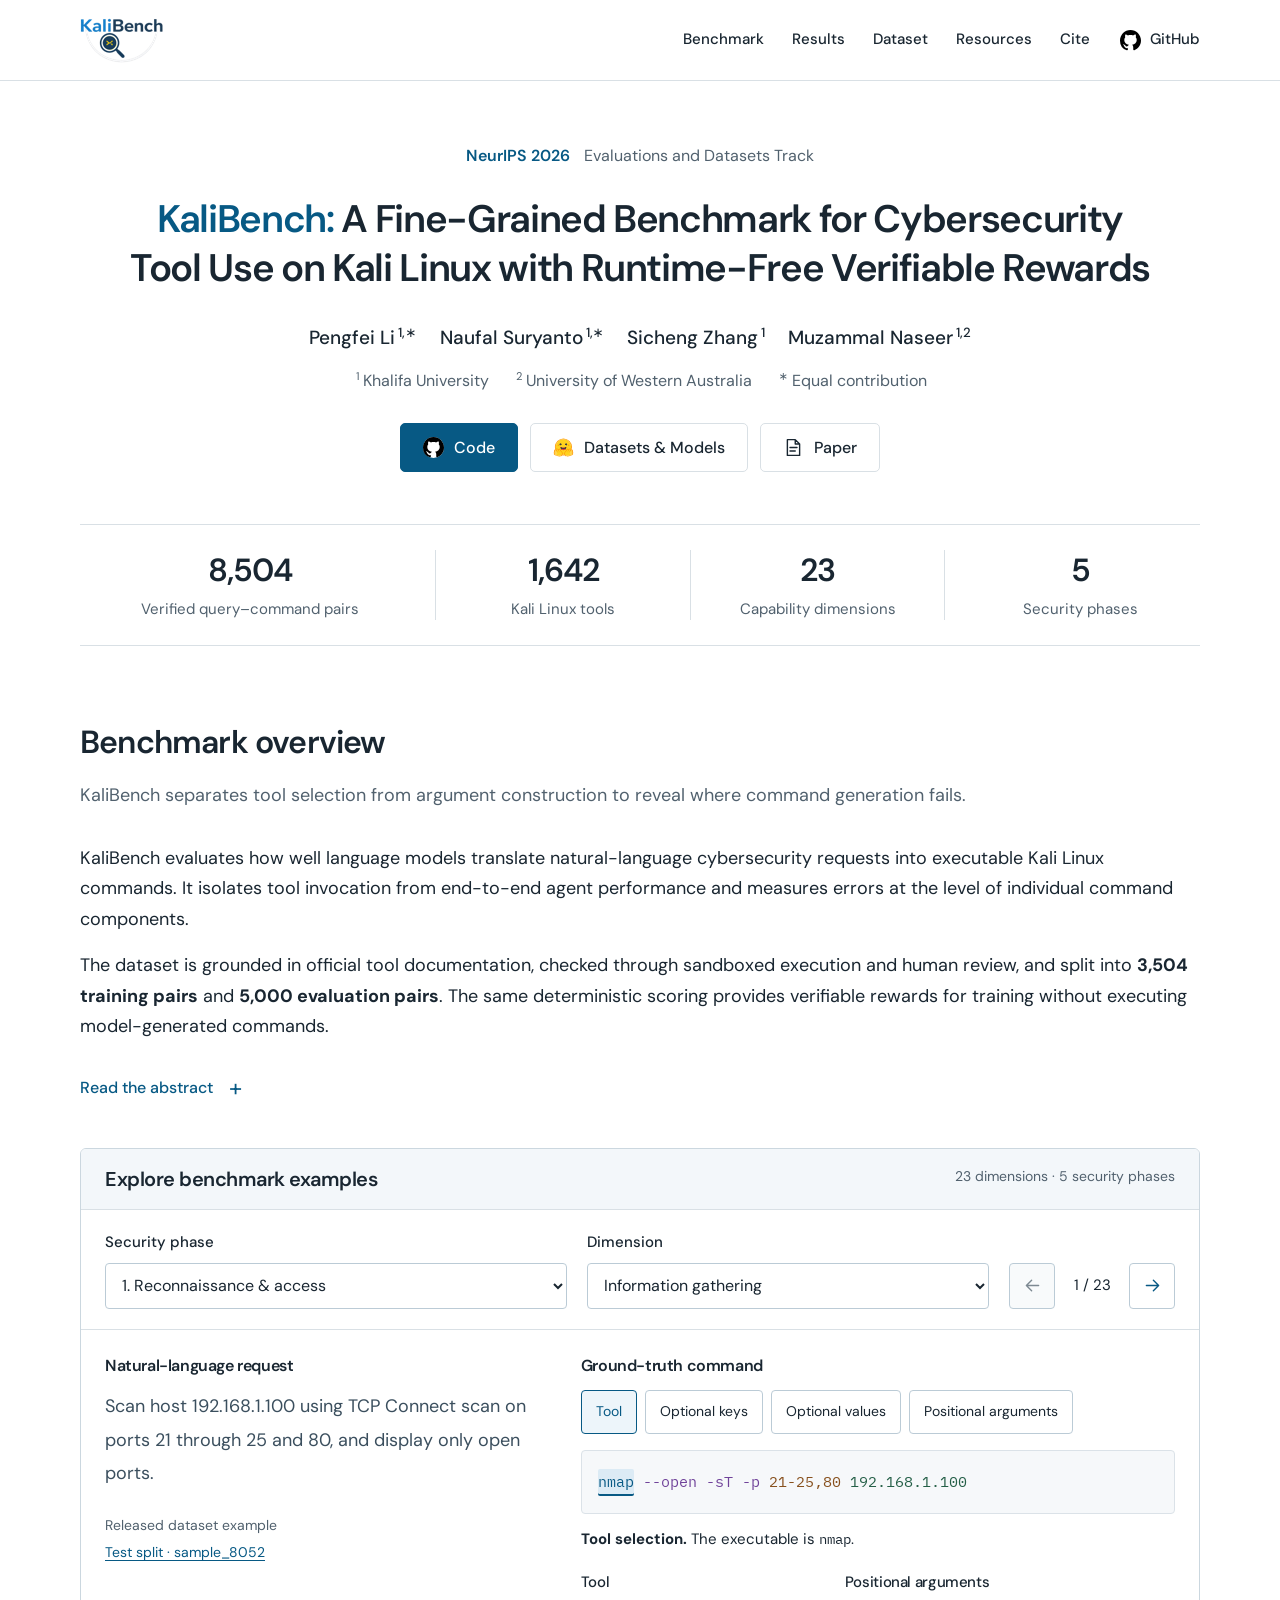
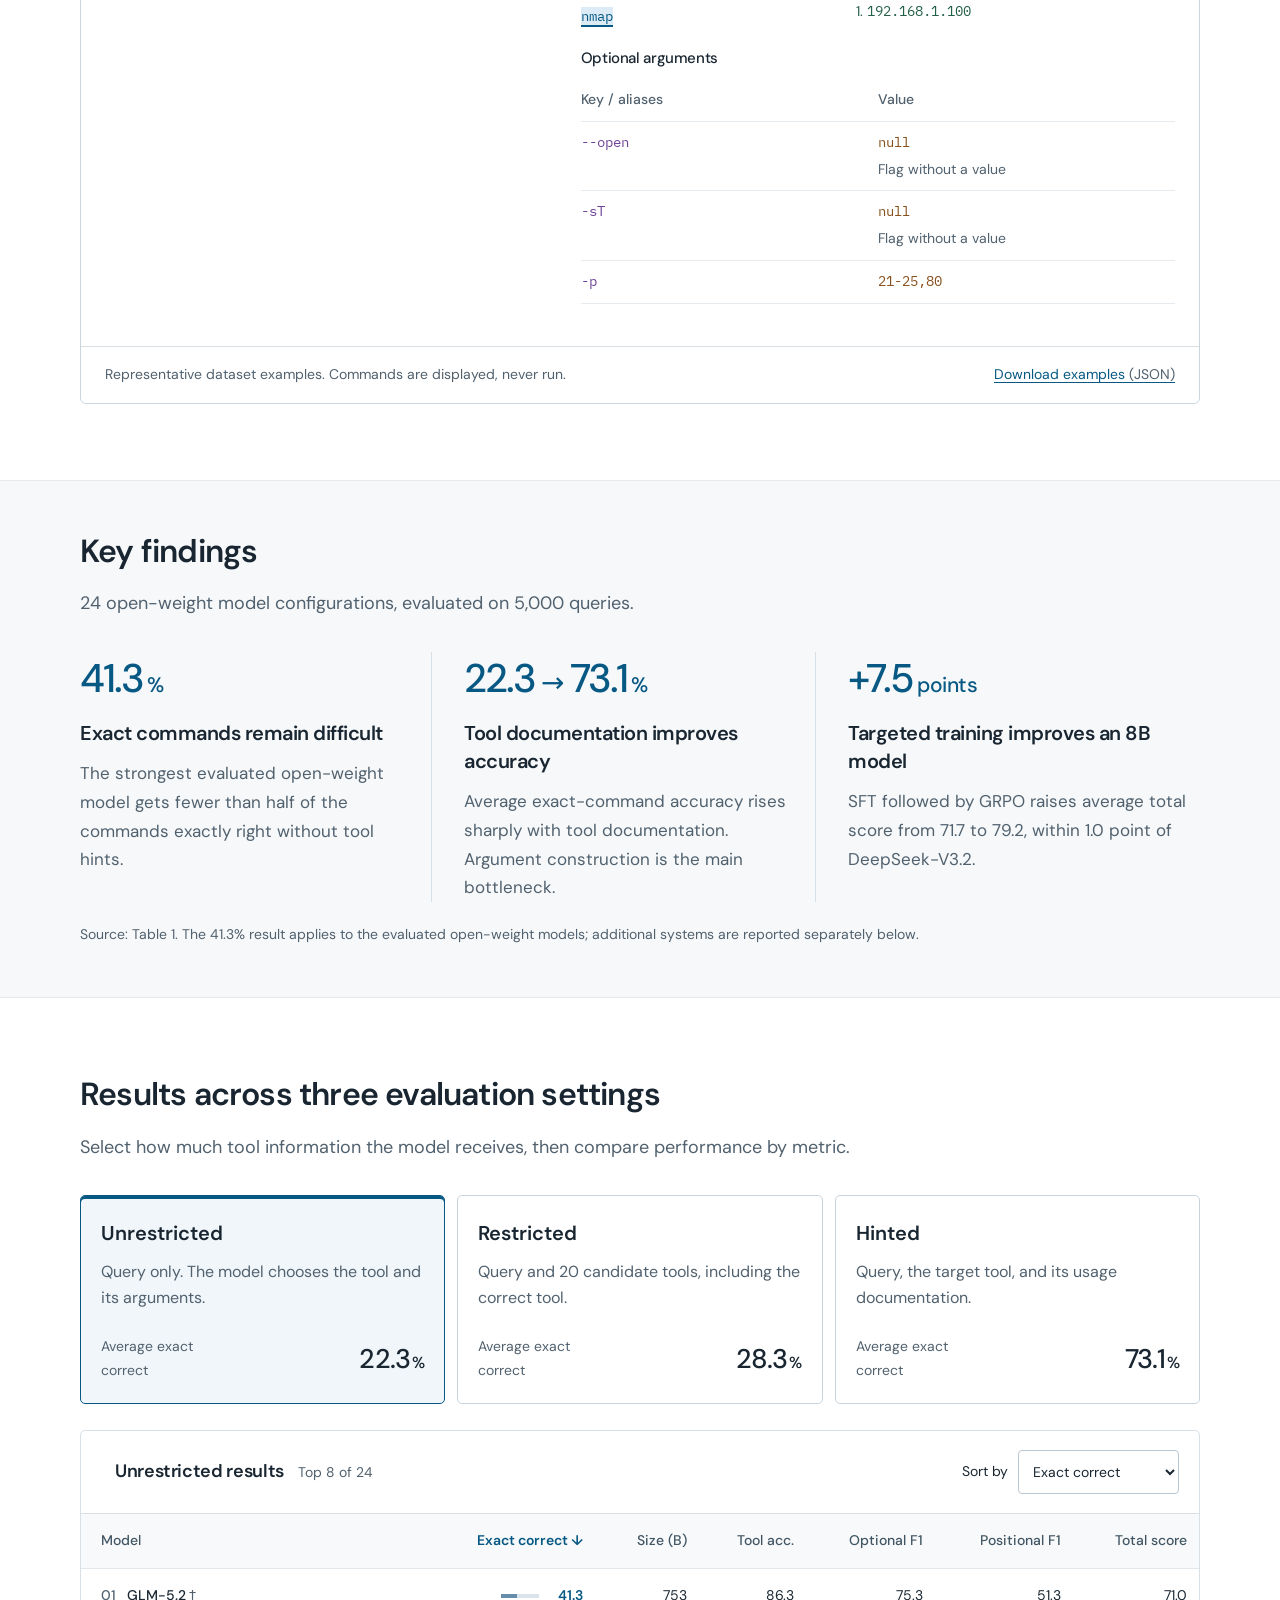
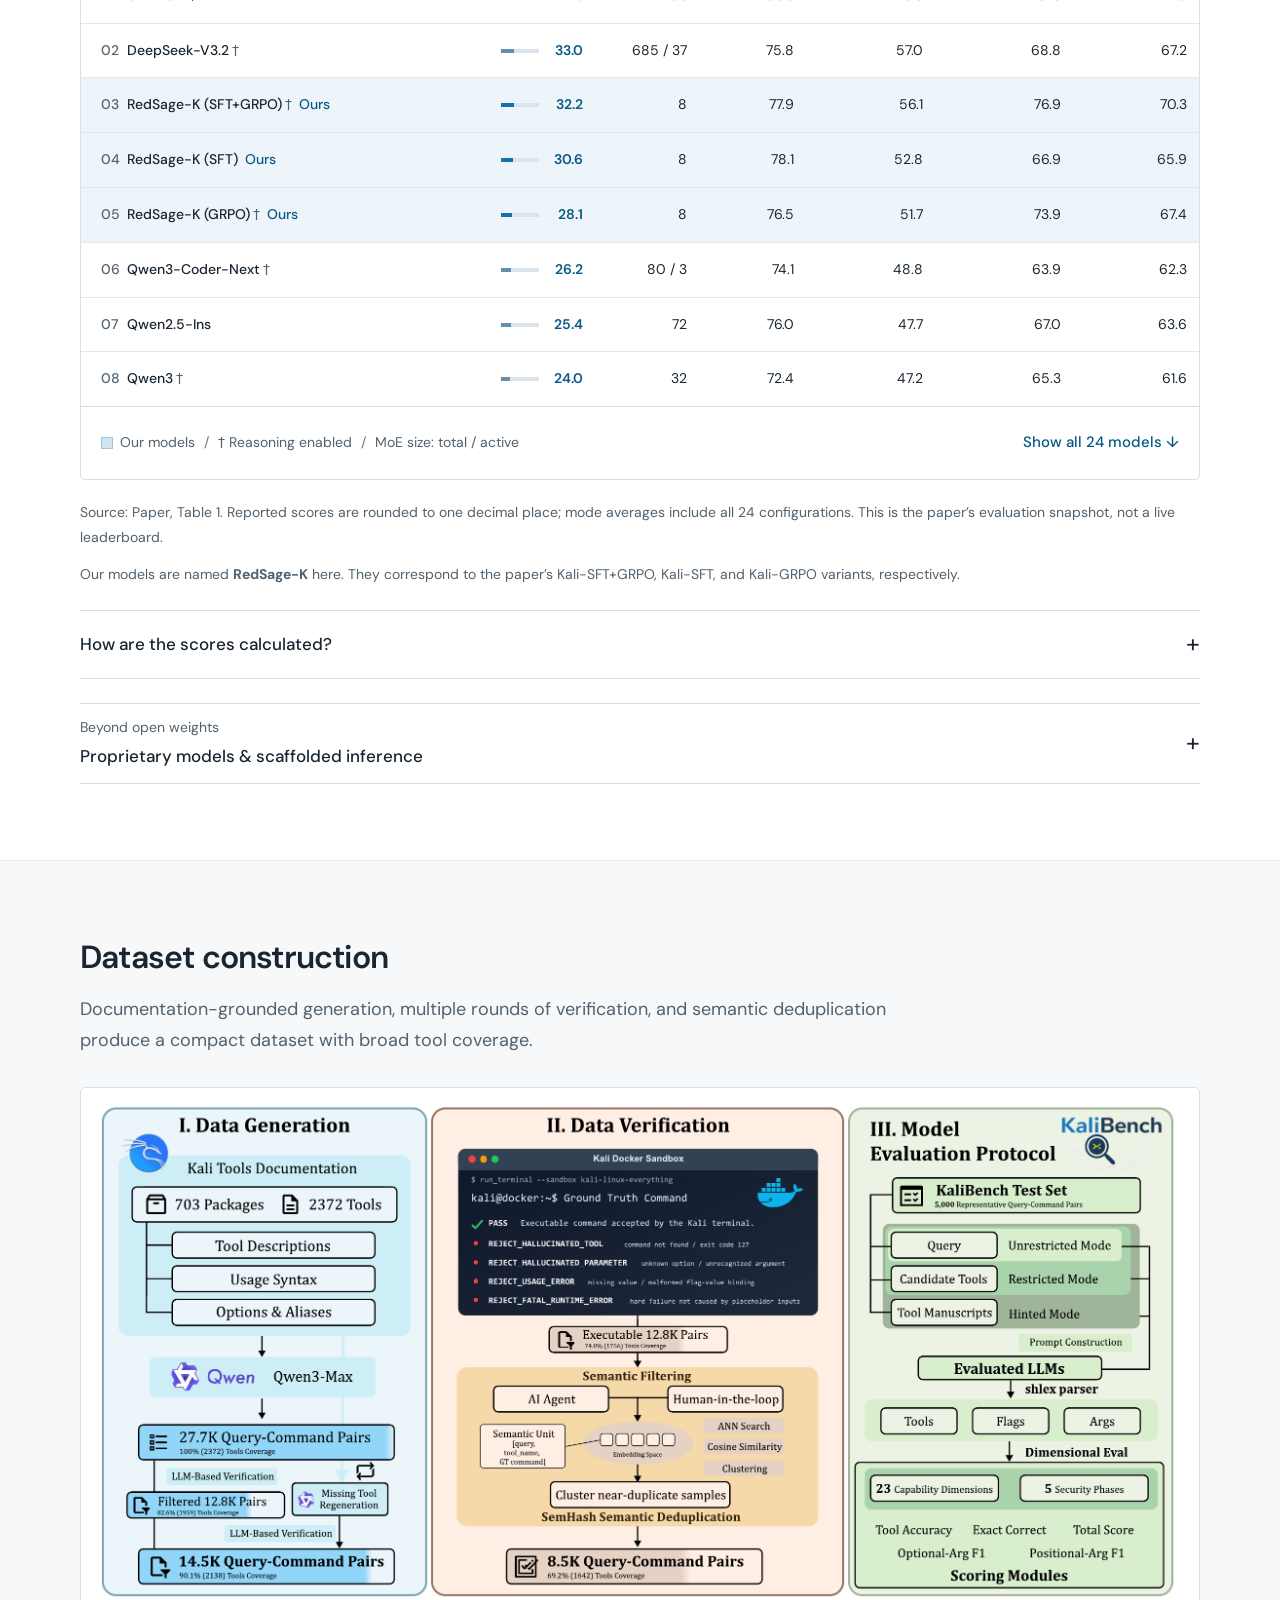
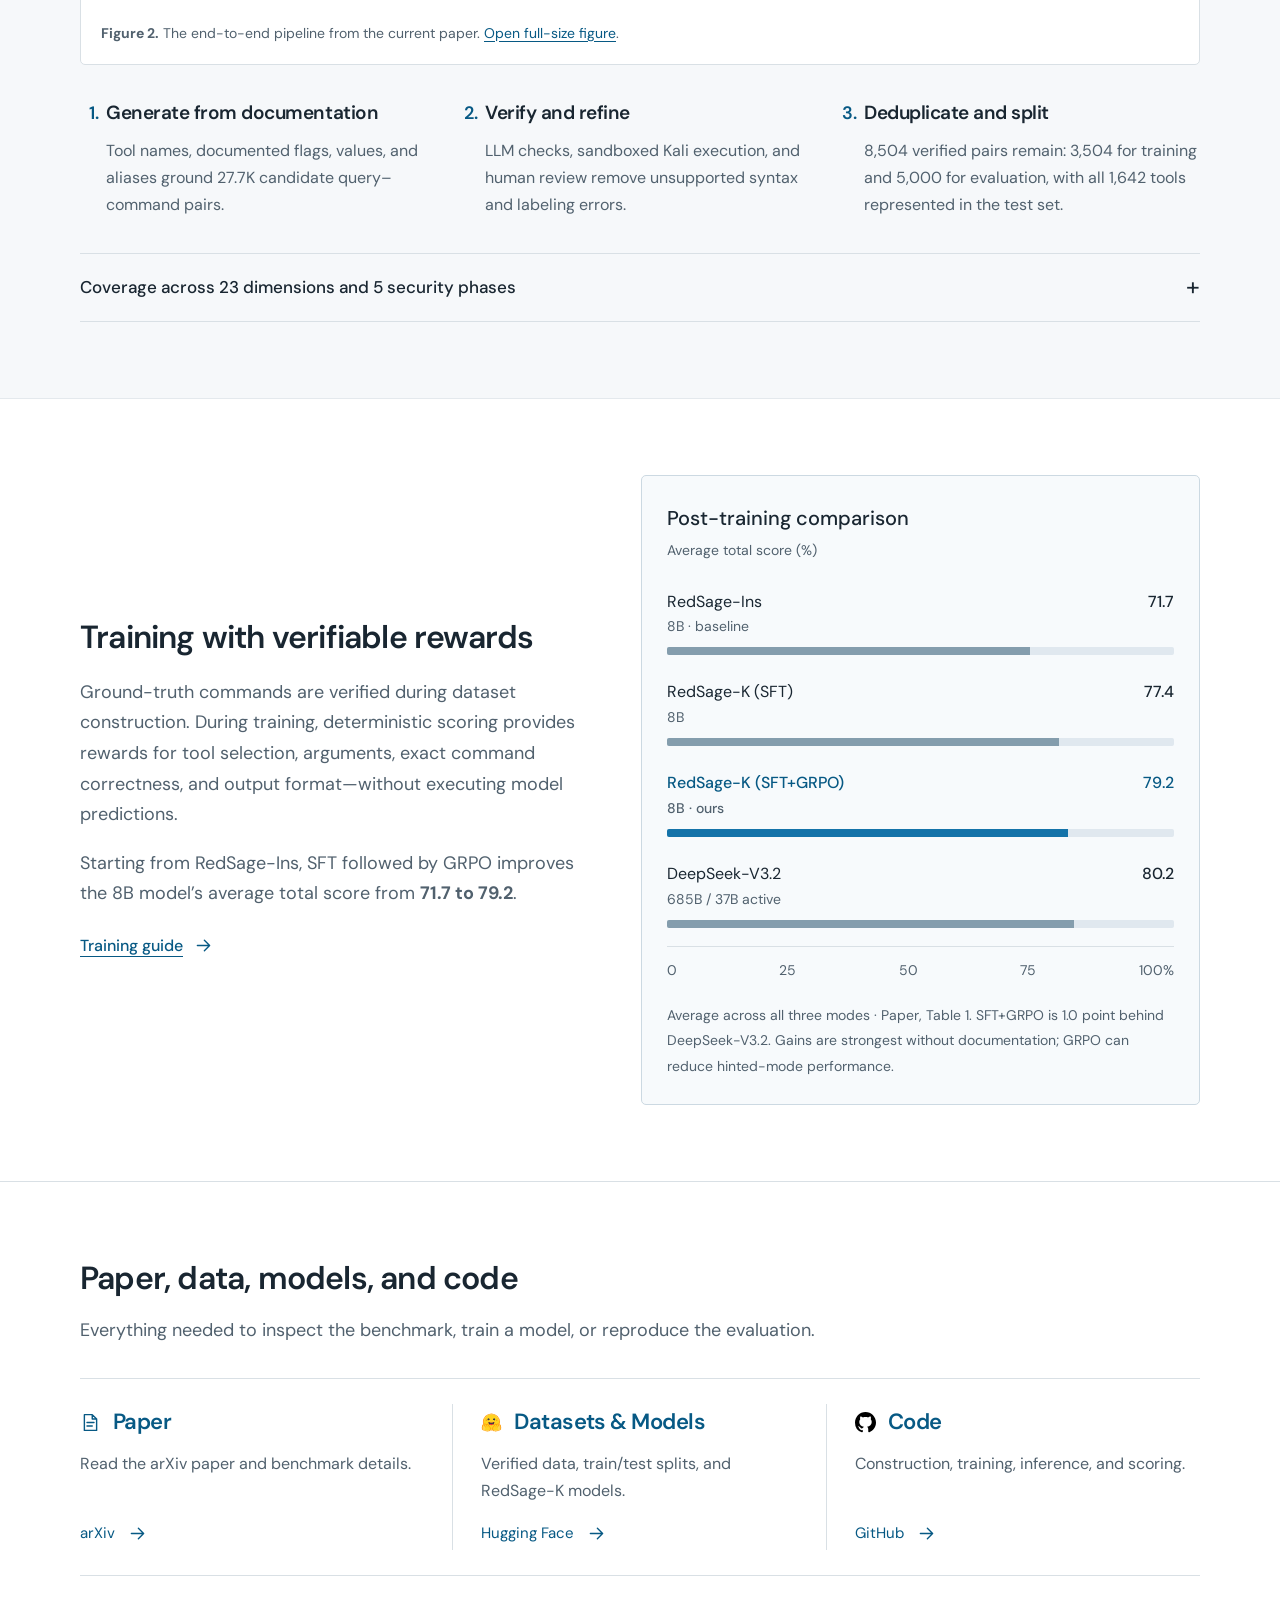
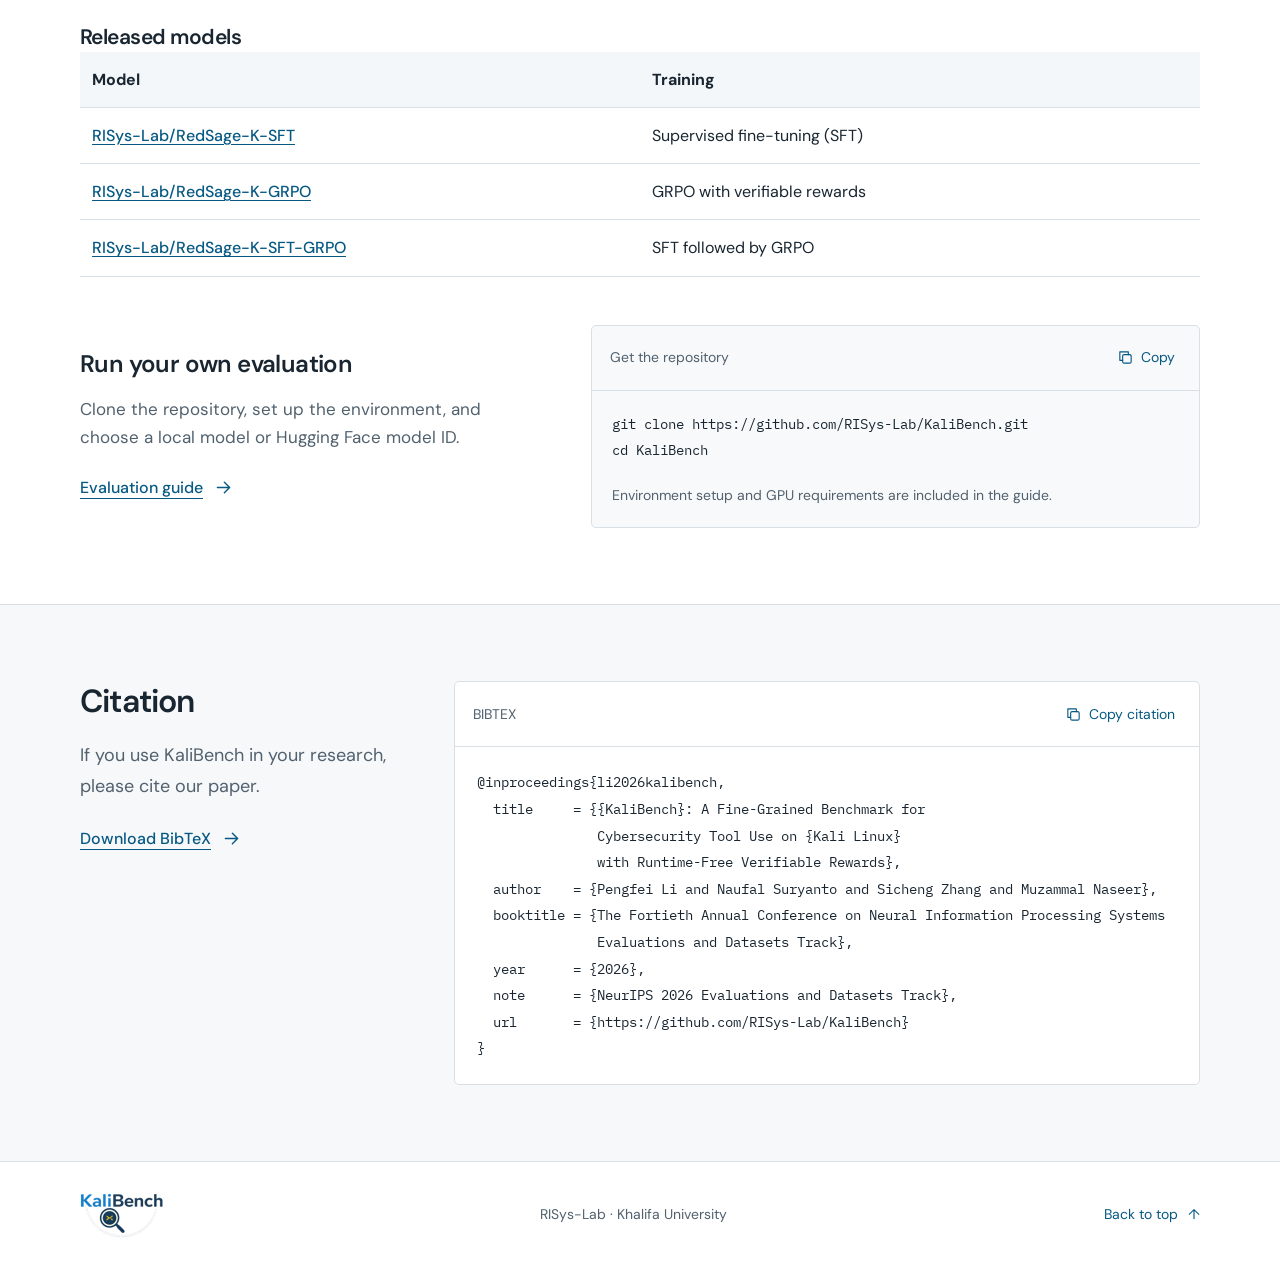
<file: pages/index.html>
<!doctype html>
<html lang="en" class="no-js">
  <head>
    <meta charset="utf-8" />
    <meta name="viewport" content="width=device-width, initial-scale=1" />
    <meta name="theme-color" content="#f8f7f3" />
    <title>KaliBench | NeurIPS 2026</title>
    <meta
      name="description"
      content="From analyst intent to executable commands. KaliBench is a fine-grained benchmark for cybersecurity tool use: 8,504 verified pairs, 1,642 tools, and runtime-free verifiable rewards. NeurIPS 2026."
    />
    <meta property="og:type" content="website" />
    <meta property="og:title" content="KaliBench | NeurIPS 2026" />
    <meta
      property="og:description"
      content="A fine-grained benchmark for cybersecurity tool use on Kali Linux with runtime-free verifiable rewards. NeurIPS 2026 Evaluations and Datasets Track."
    />
    <meta
      property="og:image"
      content="https://risys-lab.github.io/KaliBench/assets/social-card.png"
    />
    <meta property="og:url" content="https://risys-lab.github.io/KaliBench/" />
    <meta name="twitter:card" content="summary_large_image" />
    <meta
      property="og:image:alt"
      content="KaliBench: a benchmark with 8,504 verified query–command pairs spanning 1,642 tools and 23 capability dimensions."
    />
    <meta property="og:image:width" content="1200" />
    <meta property="og:image:height" content="630" />
    <link rel="canonical" href="https://risys-lab.github.io/KaliBench/" />
    <link rel="icon" href="assets/logo.png" type="image/png" />
    <link
      rel="preload"
      href="assets/fonts/dm-sans.woff2"
      as="font"
      type="font/woff2"
      crossorigin=""
    />
    <link rel="stylesheet" href="assets/fonts/fonts.css" />
    <link rel="stylesheet" href="styles.css" />
    <script src="script.js" defer=""></script>
    <script src="examples.js" defer=""></script>
  </head>
  <body>
    <a class="skip-link" href="#main">Skip to content</a
    ><svg
      class="icon-library"
      xmlns="http://www.w3.org/2000/svg"
      aria-hidden="true"
    >
      <symbol id="icon-arrow" viewBox="0 0 24 24">
        <path d="M5 12h14M13 6l6 6-6 6"></path>
      </symbol>
      <symbol id="icon-up-right" viewBox="0 0 24 24">
        <path d="M6 18 18 6M6 6h12v12"></path>
      </symbol>
      <symbol id="icon-paper" viewBox="0 0 24 24">
        <path d="M14 3H5v18h14V8l-5-5Z M14 3v5h5M8 12h8M8 16h6"></path>
      </symbol>
      <symbol id="icon-code" viewBox="0 0 24 24">
        <path d="m8 7-5 5 5 5M16 7l5 5-5 5M14 4l-4 16"></path>
      </symbol>
      <!-- Hugging Face logo: https://huggingface.co/front/assets/huggingface_logo-noborder.svg -->
      <symbol id="icon-huggingface" viewBox="0 0 95 88" fill="none" stroke="none">
        <path fill="#FFD21E" d="M47.21 76.5a34.75 34.75 0 1 0 0-69.5 34.75 34.75 0 0 0 0 69.5Z" />
          <path
            fill="#FF9D0B"
            d="M81.96 41.75a34.75 34.75 0 1 0-69.5 0 34.75 34.75 0 0 0 69.5 0Zm-73.5 0a38.75 38.75 0 1 1 77.5 0 38.75 38.75 0 0 1-77.5 0Z"
          />
          <path
            fill="#3A3B45"
            d="M58.5 32.3c1.28.44 1.78 3.06 3.07 2.38a5 5 0 1 0-6.76-2.07c.61 1.15 2.55-.72 3.7-.32ZM34.95 32.3c-1.28.44-1.79 3.06-3.07 2.38a5 5 0 1 1 6.76-2.07c-.61 1.15-2.56-.72-3.7-.32Z"
          />
          <path
            fill="#FF323D"
            d="M46.96 56.29c9.83 0 13-8.76 13-13.26 0-2.34-1.57-1.6-4.09-.36-2.33 1.15-5.46 2.74-8.9 2.74-7.19 0-13-6.88-13-2.38s3.16 13.26 13 13.26Z"
          />
          <path
            fill="#3A3B45"
            fill-rule="evenodd"
            d="M39.43 54a8.7 8.7 0 0 1 5.3-4.49c.4-.12.81.57 1.24 1.28.4.68.82 1.37 1.24 1.37.45 0 .9-.68 1.33-1.35.45-.7.89-1.38 1.32-1.25a8.61 8.61 0 0 1 5 4.17c3.73-2.94 5.1-7.74 5.1-10.7 0-2.34-1.57-1.6-4.09-.36l-.14.07c-2.31 1.15-5.39 2.67-8.77 2.67s-6.45-1.52-8.77-2.67c-2.6-1.29-4.23-2.1-4.23.29 0 3.05 1.46 8.06 5.47 10.97Z"
            clip-rule="evenodd"
          />
          <path
            fill="#FF9D0B"
            d="M70.71 37a3.25 3.25 0 1 0 0-6.5 3.25 3.25 0 0 0 0 6.5ZM24.21 37a3.25 3.25 0 1 0 0-6.5 3.25 3.25 0 0 0 0 6.5ZM17.52 48c-1.62 0-3.06.66-4.07 1.87a5.97 5.97 0 0 0-1.33 3.76 7.1 7.1 0 0 0-1.94-.3c-1.55 0-2.95.59-3.94 1.66a5.8 5.8 0 0 0-.8 7 5.3 5.3 0 0 0-1.79 2.82c-.24.9-.48 2.8.8 4.74a5.22 5.22 0 0 0-.37 5.02c1.02 2.32 3.57 4.14 8.52 6.1 3.07 1.22 5.89 2 5.91 2.01a44.33 44.33 0 0 0 10.93 1.6c5.86 0 10.05-1.8 12.46-5.34 3.88-5.69 3.33-10.9-1.7-15.92-2.77-2.78-4.62-6.87-5-7.77-.78-2.66-2.84-5.62-6.25-5.62a5.7 5.7 0 0 0-4.6 2.46c-1-1.26-1.98-2.25-2.86-2.82A7.4 7.4 0 0 0 17.52 48Zm0 4c.51 0 1.14.22 1.82.65 2.14 1.36 6.25 8.43 7.76 11.18.5.92 1.37 1.31 2.14 1.31 1.55 0 2.75-1.53.15-3.48-3.92-2.93-2.55-7.72-.68-8.01.08-.02.17-.02.24-.02 1.7 0 2.45 2.93 2.45 2.93s2.2 5.52 5.98 9.3c3.77 3.77 3.97 6.8 1.22 10.83-1.88 2.75-5.47 3.58-9.16 3.58-3.81 0-7.73-.9-9.92-1.46-.11-.03-13.45-3.8-11.76-7 .28-.54.75-.76 1.34-.76 2.38 0 6.7 3.54 8.57 3.54.41 0 .7-.17.83-.6.79-2.85-12.06-4.05-10.98-8.17.2-.73.71-1.02 1.44-1.02 3.14 0 10.2 5.53 11.68 5.53.11 0 .2-.03.24-.1.74-1.2.33-2.04-4.9-5.2-5.21-3.16-8.88-5.06-6.8-7.33.24-.26.58-.38 1-.38 3.17 0 10.66 6.82 10.66 6.82s2.02 2.1 3.25 2.1c.28 0 .52-.1.68-.38.86-1.46-8.06-8.22-8.56-11.01-.34-1.9.24-2.85 1.31-2.85Z"
          />
          <path
            fill="#FFD21E"
            d="M38.6 76.69c2.75-4.04 2.55-7.07-1.22-10.84-3.78-3.77-5.98-9.3-5.98-9.3s-.82-3.2-2.69-2.9c-1.87.3-3.24 5.08.68 8.01 3.91 2.93-.78 4.92-2.29 2.17-1.5-2.75-5.62-9.82-7.76-11.18-2.13-1.35-3.63-.6-3.13 2.2.5 2.79 9.43 9.55 8.56 11-.87 1.47-3.93-1.71-3.93-1.71s-9.57-8.71-11.66-6.44c-2.08 2.27 1.59 4.17 6.8 7.33 5.23 3.16 5.64 4 4.9 5.2-.75 1.2-12.28-8.53-13.36-4.4-1.08 4.11 11.77 5.3 10.98 8.15-.8 2.85-9.06-5.38-10.74-2.18-1.7 3.21 11.65 6.98 11.76 7.01 4.3 1.12 15.25 3.49 19.08-2.12Z"
          />
          <path
            fill="#FF9D0B"
            d="M77.4 48c1.62 0 3.07.66 4.07 1.87a5.97 5.97 0 0 1 1.33 3.76 7.1 7.1 0 0 1 1.95-.3c1.55 0 2.95.59 3.94 1.66a5.8 5.8 0 0 1 .8 7 5.3 5.3 0 0 1 1.78 2.82c.24.9.48 2.8-.8 4.74a5.22 5.22 0 0 1 .37 5.02c-1.02 2.32-3.57 4.14-8.51 6.1-3.08 1.22-5.9 2-5.92 2.01a44.33 44.33 0 0 1-10.93 1.6c-5.86 0-10.05-1.8-12.46-5.34-3.88-5.69-3.33-10.9 1.7-15.92 2.78-2.78 4.63-6.87 5.01-7.77.78-2.66 2.83-5.62 6.24-5.62a5.7 5.7 0 0 1 4.6 2.46c1-1.26 1.98-2.25 2.87-2.82A7.4 7.4 0 0 1 77.4 48Zm0 4c-.51 0-1.13.22-1.82.65-2.13 1.36-6.25 8.43-7.76 11.18a2.43 2.43 0 0 1-2.14 1.31c-1.54 0-2.75-1.53-.14-3.48 3.91-2.93 2.54-7.72.67-8.01a1.54 1.54 0 0 0-.24-.02c-1.7 0-2.45 2.93-2.45 2.93s-2.2 5.52-5.97 9.3c-3.78 3.77-3.98 6.8-1.22 10.83 1.87 2.75 5.47 3.58 9.15 3.58 3.82 0 7.73-.9 9.93-1.46.1-.03 13.45-3.8 11.76-7-.29-.54-.75-.76-1.34-.76-2.38 0-6.71 3.54-8.57 3.54-.42 0-.71-.17-.83-.6-.8-2.85 12.05-4.05 10.97-8.17-.19-.73-.7-1.02-1.44-1.02-3.14 0-10.2 5.53-11.68 5.53-.1 0-.19-.03-.23-.1-.74-1.2-.34-2.04 4.88-5.2 5.23-3.16 8.9-5.06 6.8-7.33-.23-.26-.57-.38-.98-.38-3.18 0-10.67 6.82-10.67 6.82s-2.02 2.1-3.24 2.1a.74.74 0 0 1-.68-.38c-.87-1.46 8.05-8.22 8.55-11.01.34-1.9-.24-2.85-1.31-2.85Z"
          />
          <path
            fill="#FFD21E"
            d="M56.33 76.69c-2.75-4.04-2.56-7.07 1.22-10.84 3.77-3.77 5.97-9.3 5.97-9.3s.82-3.2 2.7-2.9c1.86.3 3.23 5.08-.68 8.01-3.92 2.93.78 4.92 2.28 2.17 1.51-2.75 5.63-9.82 7.76-11.18 2.13-1.35 3.64-.6 3.13 2.2-.5 2.79-9.42 9.55-8.55 11 .86 1.47 3.92-1.71 3.92-1.71s9.58-8.71 11.66-6.44c2.08 2.27-1.58 4.17-6.8 7.33-5.23 3.16-5.63 4-4.9 5.2.75 1.2 12.28-8.53 13.36-4.4 1.08 4.11-11.76 5.3-10.97 8.15.8 2.85 9.05-5.38 10.74-2.18 1.69 3.21-11.65 6.98-11.76 7.01-4.31 1.12-15.26 3.49-19.08-2.12Z"
          />
      </symbol>
      <symbol id="icon-copy" viewBox="0 0 24 24">
        <rect x="8" y="8" width="12" height="12" rx="2"></rect>
        <path d="M16 8V4H4v12h4"></path>
      </symbol>
      <symbol id="icon-check" viewBox="0 0 24 24">
        <path d="m5 12 4 4L19 6"></path>
      </symbol>
      <!-- GitHub mark: https://raw.githubusercontent.com/primer/octicons/main/icons/mark-github-16.svg -->
      <symbol id="icon-github" viewBox="0 0 16 16" stroke="none">
        <circle cx="8" cy="8" r="8" fill="#ffffff"></circle>
        <path fill="#000000"
          d="M6.766 11.328c-2.063-.25-3.516-1.734-3.516-3.656 0-.781.281-1.625.75-2.188-.203-.515-.172-1.609.063-2.062.625-.078 1.468.25 1.968.703.594-.187 1.219-.281 1.985-.281.765 0 1.39.094 1.953.265.484-.437 1.344-.765 1.969-.687.218.422.25 1.515.046 2.047.5.593.766 1.39.766 2.203 0 1.922-1.453 3.375-3.547 3.64.531.344.89 1.094.89 1.954v1.625c0 .468.391.734.86.547C13.781 14.359 16 11.53 16 8.03 16 3.61 12.406 0 7.984 0 3.563 0 0 3.61 0 8.031a7.88 7.88 0 0 0 5.172 7.422c.422.156.828-.125.828-.547v-1.25c-.219.094-.5.156-.75.156-1.031 0-1.64-.562-2.078-1.609-.172-.422-.36-.672-.719-.719-.187-.015-.25-.093-.25-.187 0-.188.313-.328.625-.328.453 0 .844.281 1.25.86.313.452.64.655 1.031.655s.641-.14 1-.5c.266-.265.47-.5.657-.656"
        ></path>
      </symbol>
    </svg>
    <header class="site-header">
      <div class="container nav-wrap">
        <a class="wordmark" href="#main" aria-label="KaliBench home"
          ><img src="assets/logo.png" width="83" height="46" alt="KaliBench"
        /></a>
        <nav class="desktop-nav" aria-label="Main navigation">
          <a href="#benchmark">Benchmark</a><a href="#results">Results</a
          ><a href="#method">Dataset</a><a href="#resources">Resources</a
          ><a href="#citation">Cite</a>
        </nav>
        <a
          class="nav-github"
          aria-label="KaliBench on GitHub"
          href="https://github.com/RISys-Lab/KaliBench"
          ><svg class="icon" aria-hidden="true" focusable="false">
            <use href="#icon-github"></use></svg
          ><span>GitHub</span></a
        ><button
          class="menu-toggle"
          aria-label="Open navigation"
          aria-expanded="false"
          aria-controls="mobile-nav"
        >
          <span></span><span></span>
        </button>
      </div>
      <nav
        class="mobile-nav"
        id="mobile-nav"
        aria-label="Mobile navigation"
        hidden=""
      >
        <a href="#benchmark">Benchmark</a><a href="#results">Results</a
        ><a href="#method">Dataset</a><a href="#resources">Resources</a
        ><a href="#citation">Cite this work</a>
      </nav>
    </header>
    <main id="main">
      <section
        class="hero container"
        id="overview"
        aria-labelledby="hero-title"
      >
        <p class="conference-badge">
          <strong>NeurIPS 2026</strong
          ><span>Evaluations and Datasets Track</span>
        </p>
        <h1 id="hero-title">
          <span class="title-name">KaliBench:</span> A Fine-Grained Benchmark
          for Cybersecurity Tool Use on Kali Linux with Runtime-Free Verifiable
          Rewards
        </h1>
        <div class="authors" aria-label="Paper authors">
          <span>Pengfei Li<sup>1,∗</sup></span
          ><span>Naufal Suryanto<sup>1,∗</sup></span
          ><span>Sicheng Zhang<sup>1</sup></span
          ><span>Muzammal Naseer<sup>1,2</sup></span>
        </div>
        <p class="affiliations">
          <span><sup>1</sup> Khalifa University</span
          ><span><sup>2</sup> University of Western Australia</span>
          <span class="contribution-note"><sup>∗</sup> Equal contribution</span>
        </p>
        <div class="hero-actions">
          <a
            class="button button-dark"
            href="https://github.com/RISys-Lab/KaliBench"
            ><svg class="icon" aria-hidden="true" focusable="false">
              <use href="#icon-github"></use></svg
            >Code</a
          ><a
            class="button button-outline"
            href="https://huggingface.co/collections/RISys-Lab/kalibench-datasets-and-models"
            ><svg class="icon" aria-hidden="true" focusable="false">
              <use href="#icon-huggingface"></use></svg
            >Datasets &amp; Models</a
          ><a
            class="button button-outline"
            href="https://arxiv.org/abs/2610.02206"
            ><svg class="icon" aria-hidden="true" focusable="false">
              <use href="#icon-paper"></use></svg
            >Paper</a
          >
        </div>
      </section>
      <div class="container">
        <dl class="stats-strip" aria-label="Benchmark statistics">
          <div>
            <dd>8,504</dd>
            <dt>Verified query–command pairs</dt>
          </div>
          <div>
            <dd>1,642</dd>
            <dt>Kali Linux tools</dt>
          </div>
          <div>
            <dd>23</dd>
            <dt>Capability dimensions</dt>
          </div>
          <div>
            <dd>5</dd>
            <dt>Security phases</dt>
          </div>
        </dl>
      </div>
      <section
        class="section container intro-section"
        id="benchmark"
        aria-labelledby="benchmark-title"
      >
        <div class="section-heading">
          <h2 id="benchmark-title">Benchmark overview</h2>
          <p class="section-intro">
            KaliBench separates tool selection from argument construction to
            reveal where command generation fails.
          </p>
        </div>
        <div class="intro-body">
          <p>
            KaliBench evaluates how well language models translate
            natural-language cybersecurity requests into executable Kali Linux
            commands. It isolates tool invocation from end-to-end agent
            performance and measures errors at the level of individual command
            components.
          </p>
          <p>
            The dataset is grounded in official tool documentation, checked
            through sandboxed execution and human review, and split into
            <strong>3,504 training pairs</strong> and
            <strong>5,000 evaluation pairs</strong>. The same deterministic
            scoring provides verifiable rewards for training without executing
            model-generated commands.
          </p>
          <details class="abstract-details">
            <summary>
              Read the abstract <span aria-hidden="true">+</span>
            </summary>
            <div>
              <p>
                LLMs are increasingly applied to cybersecurity workflows, where
                they are expected to translate analysts’ intent into tool
                invocations. However, existing evaluations focus on
                knowledge-based assessments or end-to-end agentic tasks, and do
                not directly measure LLMs’ ability to generate executable
                commands for real-world cybersecurity tools. This gap is
                critical because cybersecurity operations rely on strict
                command-line interfaces (CLIs), where minor syntax errors,
                incorrect flag–value bindings, or argument misordering can
                invalidate execution.
              </p>
              <p>
                We introduce KaliBench, a fine-grained benchmark and dataset for
                natural-language–to–CLI translation on Kali Linux, comprising
                8,504 query–command pairs spanning 1,642 tools across 23
                capability dimensions and 5 security phases. KaliBench is
                constructed via a manuscript-grounded pipeline with
                deterministic canonicalization and alias-aware evaluation,
                enabling precise and reproducible assessment of tool selection
                and argument construction. To ensure both semantic correctness
                and practical executability, we develop a multi-stage
                verification pipeline that combines LLM-based validation,
                sandboxed terminal execution, and human-in-the-loop refinement.
              </p>
              <p>
                Building on these fine-grained, deterministic signals, KaliBench
                further enables runtime-free verifiable rewards for training.
                Across three evaluation modes and 24 configurations of
                general-purpose and security-focused open-weight models, no
                model exceeds 42% exact-command accuracy in the unrestricted
                setting, highlighting the difficulty of accurate CLI-based
                cybersecurity tool use without explicit tool hints. We further
                show that supervised fine-tuning and reinforcement learning with
                verifiable rewards derived from KaliBench significantly improve
                an 8B model and achieve performance comparable to a 685B MoE
                model.
              </p>
            </div>
          </details>
        </div>
        <!-- BEGIN EXAMPLE EXPLORER -->
        <figure
          class="command-example"
          id="examples"
          aria-labelledby="example-title"
        >
          <figcaption>
            <h3 id="example-title">Explore benchmark examples</h3>
            <span>23 dimensions · 5 security phases</span>
          </figcaption>
          <div class="example-filters" data-example-enhanced hidden>
            <div class="example-filter">
              <label for="example-phase">Security phase</label
              ><select id="example-phase">
                <option value="1">1. Reconnaissance &amp; access</option>
                <option value="2">2. Vulnerability analysis</option>
                <option value="3">3. Exploitation &amp; delivery</option>
                <option value="4">4. Post-exploitation</option>
                <option value="5">5. Defense &amp; reporting</option>
              </select>
            </div>
            <div class="example-filter">
              <label for="example-dimension">Dimension</label
              ><select id="example-dimension">
                <option value="information-gathering">
                  Information gathering
                </option>
                <option value="802-11">802.11 wireless</option>
                <option value="rfid">RFID</option>
                <option value="bluetooth">Bluetooth</option>
                <option value="sdr">Software-defined radio</option>
                <option value="social-engineering">Social engineering</option>
              </select>
            </div>
            <div
              class="example-pagination"
              role="group"
              aria-label="Browse benchmark examples"
            >
              <button
                id="example-previous"
                type="button"
                aria-label="Previous example"
                disabled
              >
                <svg class="icon previous-arrow" aria-hidden="true">
                  <use href="#icon-arrow"></use>
                </svg>
              </button>
              <span id="example-counter" aria-hidden="true">1 / 23</span>
              <button id="example-next" type="button" aria-label="Next example">
                <svg class="icon" aria-hidden="true">
                  <use href="#icon-arrow"></use>
                </svg>
              </button>
            </div>
          </div>

          <div class="example-columns">
            <div class="example-query">
              <h3>Natural-language request</h3>
              <blockquote id="example-query">
                Scan host 192.168.1.100 using TCP Connect scan on ports 21
                through 25 and 80, and display only open ports.
              </blockquote>
              <p class="example-provenance">
                Released dataset example<br /><a
                  id="example-source"
                  href="https://github.com/RISys-Lab/KaliBench/blob/main/KaliBench_data/kalibench_verified_test_5000.jsonl"
                  >Test split · sample_8052</a
                >
              </p>
            </div>
            <div class="example-command">
              <h3>Ground-truth command</h3>
              <div
                class="anatomy-controls"
                role="group"
                aria-label="Explore command components"
                data-example-enhanced
                hidden
              >
                <button
                  class="anatomy-button active"
                  data-component="tool"
                  aria-pressed="true"
                >
                  Tool
                </button>
                <button
                  class="anatomy-button"
                  data-component="keys"
                  aria-pressed="false"
                >
                  Optional keys
                </button>
                <button
                  class="anatomy-button"
                  data-component="values"
                  aria-pressed="false"
                >
                  Optional values
                </button>
                <button
                  class="anatomy-button"
                  data-component="arguments"
                  aria-pressed="false"
                >
                  Positional arguments
                </button>
              </div>
              <pre
                class="command-line"
                tabindex="0"
                aria-label="Ground-truth command for nmap"
              ><code id="example-command"><span class="command-token token-tool is-emphasized" data-token="tool">nmap</span> <span class="command-token token-key" data-token="keys">--open</span> <span class="command-token token-key" data-token="keys">-sT</span> <span class="command-token token-key" data-token="keys">-p</span> <span class="command-token token-value" data-token="values">21-25,80</span> <span class="command-token token-argument" data-token="arguments">192.168.1.100</span></code></pre>
              <p
                class="anatomy-description"
                id="anatomy-description"
                data-example-enhanced
                hidden
              >
                <strong>Tool selection.</strong> The executable is
                <code>nmap</code>.
              </p>
              <div class="example-annotation-summary">
                <div>
                  <h4>Tool</h4>
                  <div id="example-tool">
                    <code data-annotation="tool">nmap</code>
                  </div>
                </div>
                <div>
                  <h4>Positional arguments</h4>
                  <div id="example-positionals">
                    <ol class="positional-values">
                      <li>
                        <code data-annotation="arguments">192.168.1.100</code>
                      </li>
                    </ol>
                  </div>
                </div>
              </div>
              <div class="argument-pairs">
                <h4>Optional arguments</h4>
                <table
                  id="example-options-table"
                  aria-label="Optional argument key/value pairs"
                >
                  <thead>
                    <tr>
                      <th scope="col">Key / aliases</th>
                      <th scope="col">Value</th>
                    </tr>
                  </thead>
                  <tbody id="example-option-rows">
                    <tr>
                      <th scope="row">
                        <code data-annotation="keys">--open</code>
                      </th>
                      <td>
                        <code data-annotation="values">null</code
                        ><span class="null-explanation"
                          >Flag without a value</span
                        >
                      </td>
                    </tr>
                    <tr>
                      <th scope="row">
                        <code data-annotation="keys">-sT</code>
                      </th>
                      <td>
                        <code data-annotation="values">null</code
                        ><span class="null-explanation"
                          >Flag without a value</span
                        >
                      </td>
                    </tr>
                    <tr>
                      <th scope="row">
                        <code data-annotation="keys">-p</code>
                      </th>
                      <td><code data-annotation="values">21-25,80</code></td>
                    </tr>
                  </tbody>
                </table>
                <p id="example-no-options" hidden>
                  No optional arguments in this example.
                </p>
                <p id="example-alias-note" hidden>
                  Names separated by | are aliases for the same key.
                </p>
              </div>
            </div>
          </div>
          <p
            class="sr-only"
            id="example-status"
            aria-live="polite"
            aria-atomic="true"
          ></p>
          <noscript
            ><p class="example-noscript">
              This is one of 23 examples. Enable JavaScript to explore each
              dimension, or download all examples below.
            </p></noscript
          >
          <div class="example-note">
            <p>
              Representative dataset examples. Commands are displayed, never
              run.
            </p>
            <a href="assets/examples.json" download
              >Download examples <span>(JSON)</span></a
            >
          </div>
        </figure>
        <script type="application/json" id="benchmark-examples-data">
          {
            "phases": [
              {
                "id": "1",
                "label": "Reconnaissance \u0026 Initial Access",
                "short_label": "Reconnaissance \u0026 access"
              },
              {
                "id": "2",
                "label": "Vulnerability Analysis",
                "short_label": "Vulnerability analysis"
              },
              {
                "id": "3",
                "label": "Exploitation \u0026 Payload Delivery",
                "short_label": "Exploitation \u0026 delivery"
              },
              {
                "id": "4",
                "label": "Post-Exploitation \u0026 Lateral Movement",
                "short_label": "Post-exploitation"
              },
              {
                "id": "5",
                "label": "Defensive Analysis \u0026 Reporting",
                "short_label": "Defense \u0026 reporting"
              }
            ],
            "sources": {
              "test": {
                "path": "KaliBench_data/kalibench_verified_test_5000.jsonl",
                "sha256": "783193aaa98762ca384f028b7a7c309994c879ebf0fc1b781dcb7169fff89afc"
              },
              "train": {
                "path": "KaliBench_data/kalibench_verified_train_3504.jsonl",
                "sha256": "93dc4ddff6d9df73bed4b9e92716470e7a73df513f5ca2f1b201c85f2329f909"
              }
            },
            "examples": [
              {
                "phase": "1",
                "dimension": "information-gathering",
                "dimension_label": "Information gathering",
                "split": "test",
                "custom_id": "sample_8052",
                "tool_name": "nmap",
                "query": "Scan host 192.168.1.100 using TCP Connect scan on ports 21 through 25 and 80, and display only open ports.",
                "ground_truth_command": "nmap --open -sT -p 21-25,80 192.168.1.100",
                "optional_args": {
                  "--open": null,
                  "-sT": null,
                  "-p": "21-25,80"
                },
                "positional_args": ["192.168.1.100"],
                "source_path": "KaliBench_data/kalibench_verified_test_5000.jsonl",
                "tokens": [
                  { "text": "nmap", "kind": "tool" },
                  { "text": " ", "kind": null },
                  { "text": "--open", "kind": "keys" },
                  { "text": " ", "kind": null },
                  { "text": "-sT", "kind": "keys" },
                  { "text": " ", "kind": null },
                  { "text": "-p", "kind": "keys" },
                  { "text": " ", "kind": null },
                  { "text": "21-25,80", "kind": "values" },
                  { "text": " ", "kind": null },
                  { "text": "192.168.1.100", "kind": "arguments" }
                ]
              },
              {
                "phase": "1",
                "dimension": "802-11",
                "dimension_label": "802.11 wireless",
                "split": "test",
                "custom_id": "sample_6372",
                "tool_name": "rfkill",
                "query": "List all wireless devices and their block status using rfkill with JSON output format.",
                "ground_truth_command": "rfkill --json list",
                "optional_args": { "--json|-J": null },
                "positional_args": ["list"],
                "source_path": "KaliBench_data/kalibench_verified_test_5000.jsonl",
                "tokens": [
                  { "text": "rfkill", "kind": "tool" },
                  { "text": " ", "kind": null },
                  { "text": "--json", "kind": "keys" },
                  { "text": " ", "kind": null },
                  { "text": "list", "kind": "arguments" }
                ]
              },
              {
                "phase": "1",
                "dimension": "rfid",
                "dimension_label": "RFID",
                "split": "test",
                "custom_id": "sample_1120",
                "tool_name": "proxmark3",
                "query": "Connect to the Proxmark3 device on /dev/ttyACM0 and execute the command 'hf mf chk --1k', then exit without entering interactive mode.",
                "ground_truth_command": "proxmark3 --command 'hf mf chk --1k' /dev/ttyACM0",
                "optional_args": { "--command|-c": "hf mf chk --1k" },
                "positional_args": ["/dev/ttyACM0"],
                "source_path": "KaliBench_data/kalibench_verified_test_5000.jsonl",
                "tokens": [
                  { "text": "proxmark3", "kind": "tool" },
                  { "text": " ", "kind": null },
                  { "text": "--command", "kind": "keys" },
                  { "text": " ", "kind": null },
                  { "text": "'hf mf chk --1k'", "kind": "values" },
                  { "text": " ", "kind": null },
                  { "text": "/dev/ttyACM0", "kind": "arguments" }
                ]
              },
              {
                "phase": "1",
                "dimension": "bluetooth",
                "dimension_label": "Bluetooth",
                "split": "test",
                "custom_id": "sample_4205",
                "tool_name": "hcitool",
                "query": "Scan for nearby Bluetooth devices using the hcitool command.",
                "ground_truth_command": "hcitool scan",
                "optional_args": {},
                "positional_args": ["scan"],
                "source_path": "KaliBench_data/kalibench_verified_test_5000.jsonl",
                "tokens": [
                  { "text": "hcitool", "kind": "tool" },
                  { "text": " ", "kind": null },
                  { "text": "scan", "kind": "arguments" }
                ]
              },
              {
                "phase": "1",
                "dimension": "sdr",
                "dimension_label": "Software-defined radio",
                "split": "test",
                "custom_id": "sample_919",
                "tool_name": "hackrf_transfer",
                "query": "Use hackrf_transfer to receive data at 2.4 GHz with a sample rate of 10 MHz and save it to a file named 'capture.raw'.",
                "ground_truth_command": "hackrf_transfer -f 2400000000 -r capture.raw -s 10000000",
                "optional_args": {
                  "-f": "2400000000",
                  "-r": "capture.raw",
                  "-s": "10000000"
                },
                "positional_args": [],
                "source_path": "KaliBench_data/kalibench_verified_test_5000.jsonl",
                "tokens": [
                  { "text": "hackrf_transfer", "kind": "tool" },
                  { "text": " ", "kind": null },
                  { "text": "-f", "kind": "keys" },
                  { "text": " ", "kind": null },
                  { "text": "2400000000", "kind": "values" },
                  { "text": " ", "kind": null },
                  { "text": "-r", "kind": "keys" },
                  { "text": " ", "kind": null },
                  { "text": "capture.raw", "kind": "values" },
                  { "text": " ", "kind": null },
                  { "text": "-s", "kind": "keys" },
                  { "text": " ", "kind": null },
                  { "text": "10000000", "kind": "values" }
                ]
              },
              {
                "phase": "1",
                "dimension": "social-engineering",
                "dimension_label": "Social engineering",
                "split": "test",
                "custom_id": "sample_420",
                "tool_name": "setoolkit",
                "query": "Run the tool 'setoolkit' to begin using the Social-Engineer Toolkit interface.",
                "ground_truth_command": "setoolkit",
                "optional_args": {},
                "positional_args": [],
                "source_path": "KaliBench_data/kalibench_verified_test_5000.jsonl",
                "tokens": [{ "text": "setoolkit", "kind": "tool" }]
              },
              {
                "phase": "2",
                "dimension": "vulnerability",
                "dimension_label": "Vulnerability analysis",
                "split": "test",
                "custom_id": "sample_1112",
                "tool_name": "nuclei",
                "query": "Scan the target example.com using Nuclei with the template directory http/cves/ and output results in JSONL format to findings.jsonl.",
                "ground_truth_command": "nuclei --jsonl --output findings.jsonl --target example.com --templates http/cves/",
                "optional_args": {
                  "--jsonl|-j": null,
                  "--output|-o": "findings.jsonl",
                  "--target|-u": "example.com",
                  "--templates|-t": "http/cves/"
                },
                "positional_args": [],
                "source_path": "KaliBench_data/kalibench_verified_test_5000.jsonl",
                "tokens": [
                  { "text": "nuclei", "kind": "tool" },
                  { "text": " ", "kind": null },
                  { "text": "--jsonl", "kind": "keys" },
                  { "text": " ", "kind": null },
                  { "text": "--output", "kind": "keys" },
                  { "text": " ", "kind": null },
                  { "text": "findings.jsonl", "kind": "values" },
                  { "text": " ", "kind": null },
                  { "text": "--target", "kind": "keys" },
                  { "text": " ", "kind": null },
                  { "text": "example.com", "kind": "values" },
                  { "text": " ", "kind": null },
                  { "text": "--templates", "kind": "keys" },
                  { "text": " ", "kind": null },
                  { "text": "http/cves/", "kind": "values" }
                ]
              },
              {
                "phase": "2",
                "dimension": "fuzzing",
                "dimension_label": "Fuzzing",
                "split": "test",
                "custom_id": "sample_7447",
                "tool_name": "llvm-reduce",
                "query": "Run llvm-reduce on 'crash.ll' with the interestingness test named 'repro.sh', passing '--arg1 value1' to the test script, and limit reductions to 2 threads.",
                "ground_truth_command": "llvm-reduce -j 2 --test repro.sh --test-arg '--arg1 value1' crash.ll",
                "optional_args": {
                  "-j": "2",
                  "--test": "repro.sh",
                  "--test-arg": "--arg1 value1"
                },
                "positional_args": ["crash.ll"],
                "source_path": "KaliBench_data/kalibench_verified_test_5000.jsonl",
                "tokens": [
                  { "text": "llvm-reduce", "kind": "tool" },
                  { "text": " ", "kind": null },
                  { "text": "-j", "kind": "keys" },
                  { "text": " ", "kind": null },
                  { "text": "2", "kind": "values" },
                  { "text": " ", "kind": null },
                  { "text": "--test", "kind": "keys" },
                  { "text": " ", "kind": null },
                  { "text": "repro.sh", "kind": "values" },
                  { "text": " ", "kind": null },
                  { "text": "--test-arg", "kind": "keys" },
                  { "text": " ", "kind": null },
                  { "text": "'--arg1 value1'", "kind": "values" },
                  { "text": " ", "kind": null },
                  { "text": "crash.ll", "kind": "arguments" }
                ]
              },
              {
                "phase": "2",
                "dimension": "web",
                "dimension_label": "Web analysis",
                "split": "test",
                "custom_id": "sample_7035",
                "tool_name": "wafw00f",
                "query": "Analyze multiple URLs from a file named targets.csv using wafw00f and save results in JSON format to output.json.",
                "ground_truth_command": "wafw00f --input-file targets.csv --output output.json",
                "optional_args": {
                  "--input-file|-i": "targets.csv",
                  "--output|-o": "output.json"
                },
                "positional_args": [],
                "source_path": "KaliBench_data/kalibench_verified_test_5000.jsonl",
                "tokens": [
                  { "text": "wafw00f", "kind": "tool" },
                  { "text": " ", "kind": null },
                  { "text": "--input-file", "kind": "keys" },
                  { "text": " ", "kind": null },
                  { "text": "targets.csv", "kind": "values" },
                  { "text": " ", "kind": null },
                  { "text": "--output", "kind": "keys" },
                  { "text": " ", "kind": null },
                  { "text": "output.json", "kind": "values" }
                ]
              },
              {
                "phase": "2",
                "dimension": "database",
                "dimension_label": "Database analysis",
                "split": "test",
                "custom_id": "sample_5864",
                "tool_name": "sqlmap",
                "query": "Use sqlmap to test the URL 'http://192.168.1.250/?p=1\u0026forumaction=search' and enumerate all available databases.",
                "ground_truth_command": "sqlmap --dbs -u 'http://192.168.1.250/?p=1\u0026forumaction=search'",
                "optional_args": {
                  "--dbs": null,
                  "--url|-u": "http://192.168.1.250/?p=1\u0026forumaction=search"
                },
                "positional_args": [],
                "source_path": "KaliBench_data/kalibench_verified_test_5000.jsonl",
                "tokens": [
                  { "text": "sqlmap", "kind": "tool" },
                  { "text": " ", "kind": null },
                  { "text": "--dbs", "kind": "keys" },
                  { "text": " ", "kind": null },
                  { "text": "-u", "kind": "keys" },
                  { "text": " ", "kind": null },
                  {
                    "text": "'http://192.168.1.250/?p=1\u0026forumaction=search'",
                    "kind": "values"
                  }
                ]
              },
              {
                "phase": "2",
                "dimension": "voip",
                "dimension_label": "VoIP",
                "split": "test",
                "custom_id": "sample_1147",
                "tool_name": "rtpbreak",
                "query": "Use rtpbreak to analyze RTP traffic from the pcap file 'capture.pcap', fill gaps in raw dumps, and save output to the directory 'rtp_output'.",
                "ground_truth_command": "rtpbreak -d rtp_output -g -r capture.pcap",
                "optional_args": {
                  "-d": "rtp_output",
                  "-g": null,
                  "-r": "capture.pcap"
                },
                "positional_args": [],
                "source_path": "KaliBench_data/kalibench_verified_test_5000.jsonl",
                "tokens": [
                  { "text": "rtpbreak", "kind": "tool" },
                  { "text": " ", "kind": null },
                  { "text": "-d", "kind": "keys" },
                  { "text": " ", "kind": null },
                  { "text": "rtp_output", "kind": "values" },
                  { "text": " ", "kind": null },
                  { "text": "-g", "kind": "keys" },
                  { "text": " ", "kind": null },
                  { "text": "-r", "kind": "keys" },
                  { "text": " ", "kind": null },
                  { "text": "capture.pcap", "kind": "values" }
                ]
              },
              {
                "phase": "3",
                "dimension": "exploitation",
                "dimension_label": "Exploitation",
                "split": "test",
                "custom_id": "sample_2211",
                "tool_name": "msf-pattern_create",
                "query": "Generate a Metasploit pattern of length 100 using the default character sets.",
                "ground_truth_command": "msf-pattern_create --length 100",
                "optional_args": { "--length|-l": "100" },
                "positional_args": [],
                "source_path": "KaliBench_data/kalibench_verified_test_5000.jsonl",
                "tokens": [
                  { "text": "msf-pattern_create", "kind": "tool" },
                  { "text": " ", "kind": null },
                  { "text": "--length", "kind": "keys" },
                  { "text": " ", "kind": null },
                  { "text": "100", "kind": "values" }
                ]
              },
              {
                "phase": "3",
                "dimension": "sniffing-spoofing",
                "dimension_label": "Sniffing and spoofing",
                "split": "test",
                "custom_id": "sample_3344",
                "tool_name": "webspy",
                "query": "Use webspy to monitor HTTP traffic from the host 192.168.1.100 using the default network interface.",
                "ground_truth_command": "webspy 192.168.1.100",
                "optional_args": {},
                "positional_args": ["192.168.1.100"],
                "source_path": "KaliBench_data/kalibench_verified_test_5000.jsonl",
                "tokens": [
                  { "text": "webspy", "kind": "tool" },
                  { "text": " ", "kind": null },
                  { "text": "192.168.1.100", "kind": "arguments" }
                ]
              },
              {
                "phase": "3",
                "dimension": "hardware",
                "dimension_label": "Hardware",
                "split": "test",
                "custom_id": "sample_3762",
                "tool_name": "qemu-system-arm",
                "query": "Launch an ARM-based QEMU instance using the 'virt' machine type, 4 CPU cores, and load the kernel 'vmlinuz' with initrd 'initrd.img'.",
                "ground_truth_command": "qemu-system-arm -kernel vmlinuz -initrd initrd.img -machine type=virt -smp cpus=4",
                "optional_args": {
                  "-initrd": "initrd.img",
                  "-kernel": "vmlinuz",
                  "-machine": "type=virt",
                  "-smp": "cpus=4"
                },
                "positional_args": [],
                "source_path": "KaliBench_data/kalibench_verified_test_5000.jsonl",
                "tokens": [
                  { "text": "qemu-system-arm", "kind": "tool" },
                  { "text": " ", "kind": null },
                  { "text": "-kernel", "kind": "keys" },
                  { "text": " ", "kind": null },
                  { "text": "vmlinuz", "kind": "values" },
                  { "text": " ", "kind": null },
                  { "text": "-initrd", "kind": "keys" },
                  { "text": " ", "kind": null },
                  { "text": "initrd.img", "kind": "values" },
                  { "text": " ", "kind": null },
                  { "text": "-machine", "kind": "keys" },
                  { "text": " ", "kind": null },
                  { "text": "type=virt", "kind": "values" },
                  { "text": " ", "kind": null },
                  { "text": "-smp", "kind": "keys" },
                  { "text": " ", "kind": null },
                  { "text": "cpus=4", "kind": "values" }
                ]
              },
              {
                "phase": "3",
                "dimension": "wireless",
                "dimension_label": "Wireless",
                "split": "test",
                "custom_id": "sample_4038",
                "tool_name": "sakis3g",
                "query": "Use sakis3g to initiate an interactive connection session.",
                "ground_truth_command": "sakis3g --interactive connect",
                "optional_args": { "--interactive": null },
                "positional_args": ["connect"],
                "source_path": "KaliBench_data/kalibench_verified_test_5000.jsonl",
                "tokens": [
                  { "text": "sakis3g", "kind": "tool" },
                  { "text": " ", "kind": null },
                  { "text": "--interactive", "kind": "keys" },
                  { "text": " ", "kind": null },
                  { "text": "connect", "kind": "arguments" }
                ]
              },
              {
                "phase": "4",
                "dimension": "post-exploitation",
                "dimension_label": "Post-exploitation",
                "split": "train",
                "custom_id": "sample_4566",
                "tool_name": "sudo",
                "query": "In list mode, display the privileges of user 'eve' as they would apply to the command 'cat /etc/shadow', using non-interactive mode.",
                "ground_truth_command": "sudo --list --non-interactive -U eve cat /etc/shadow",
                "optional_args": {
                  "--list|-l": null,
                  "--non-interactive|-n": null,
                  "--other-user|-U": "eve"
                },
                "positional_args": ["cat", "/etc/shadow"],
                "source_path": "KaliBench_data/kalibench_verified_train_3504.jsonl",
                "tokens": [
                  { "text": "sudo", "kind": "tool" },
                  { "text": " ", "kind": null },
                  { "text": "--list", "kind": "keys" },
                  { "text": " ", "kind": null },
                  { "text": "--non-interactive", "kind": "keys" },
                  { "text": " ", "kind": null },
                  { "text": "-U", "kind": "keys" },
                  { "text": " ", "kind": null },
                  { "text": "eve", "kind": "values" },
                  { "text": " ", "kind": null },
                  { "text": "cat", "kind": "arguments" },
                  { "text": " ", "kind": null },
                  { "text": "/etc/shadow", "kind": "arguments" }
                ]
              },
              {
                "phase": "4",
                "dimension": "passwords",
                "dimension_label": "Passwords",
                "split": "test",
                "custom_id": "sample_4684",
                "tool_name": "ncrack",
                "query": "Run ncrack with maximum speed template (-T5), targeting SSH on 10.0.0.5, using usernames from users.txt and passwords from pass.txt, and stop after first successful login.",
                "ground_truth_command": "ncrack -f -T5 -P pass.txt -U users.txt ssh://10.0.0.5",
                "optional_args": {
                  "-f": null,
                  "-T": "5",
                  "-P": "pass.txt",
                  "-U": "users.txt"
                },
                "positional_args": ["ssh://10.0.0.5"],
                "source_path": "KaliBench_data/kalibench_verified_test_5000.jsonl",
                "tokens": [
                  { "text": "ncrack", "kind": "tool" },
                  { "text": " ", "kind": null },
                  { "text": "-f", "kind": "keys" },
                  { "text": " ", "kind": null },
                  { "text": "-T", "kind": "keys" },
                  { "text": "5", "kind": "values" },
                  { "text": " ", "kind": null },
                  { "text": "-P", "kind": "keys" },
                  { "text": " ", "kind": null },
                  { "text": "pass.txt", "kind": "values" },
                  { "text": " ", "kind": null },
                  { "text": "-U", "kind": "keys" },
                  { "text": " ", "kind": null },
                  { "text": "users.txt", "kind": "values" },
                  { "text": " ", "kind": null },
                  { "text": "ssh://10.0.0.5", "kind": "arguments" }
                ]
              },
              {
                "phase": "4",
                "dimension": "windows-resources",
                "dimension_label": "Windows resources",
                "split": "test",
                "custom_id": "sample_2257",
                "tool_name": "dnschef",
                "query": "Start DNSChef on the loopback interface using Google's public DNS server 8.8.8.8 in full proxy mode.",
                "ground_truth_command": "dnschef --interface 127.0.0.1 --nameserver 8.8.8.8",
                "optional_args": {
                  "--interface": "127.0.0.1",
                  "--nameserver": "8.8.8.8"
                },
                "positional_args": [],
                "source_path": "KaliBench_data/kalibench_verified_test_5000.jsonl",
                "tokens": [
                  { "text": "dnschef", "kind": "tool" },
                  { "text": " ", "kind": null },
                  { "text": "--interface", "kind": "keys" },
                  { "text": " ", "kind": null },
                  { "text": "127.0.0.1", "kind": "values" },
                  { "text": " ", "kind": null },
                  { "text": "--nameserver", "kind": "keys" },
                  { "text": " ", "kind": null },
                  { "text": "8.8.8.8", "kind": "values" }
                ]
              },
              {
                "phase": "4",
                "dimension": "crypto-stego",
                "dimension_label": "Cryptography and steganography",
                "split": "test",
                "custom_id": "sample_4077",
                "dimension_short_label": "Crypto \u0026 steganography",
                "tool_name": "ccdecrypt",
                "query": "Using the ccdecrypt alias, decrypt 'archive.zip.cpt' with the key 'mypassword', overwriting any existing output file without prompting.",
                "ground_truth_command": "ccdecrypt --force --key mypassword archive.zip.cpt",
                "optional_args": {
                  "--force|-f": null,
                  "--key|-K": "mypassword"
                },
                "positional_args": ["archive.zip.cpt"],
                "source_path": "KaliBench_data/kalibench_verified_test_5000.jsonl",
                "tokens": [
                  { "text": "ccdecrypt", "kind": "tool" },
                  { "text": " ", "kind": null },
                  { "text": "--force", "kind": "keys" },
                  { "text": " ", "kind": null },
                  { "text": "--key", "kind": "keys" },
                  { "text": " ", "kind": null },
                  { "text": "mypassword", "kind": "values" },
                  { "text": " ", "kind": null },
                  { "text": "archive.zip.cpt", "kind": "arguments" }
                ]
              },
              {
                "phase": "5",
                "dimension": "reverse-engineering",
                "dimension_label": "Reverse engineering",
                "split": "test",
                "custom_id": "sample_3536",
                "tool_name": "d2j-baksmali",
                "query": "Disassemble the dex file app.dex into smali files in the directory 'output_smali', forcing overwrite if it already exists.",
                "ground_truth_command": "d2j-baksmali --force --output output_smali app.dex",
                "optional_args": {
                  "--force|-f": null,
                  "--output|-o": "output_smali"
                },
                "positional_args": ["app.dex"],
                "source_path": "KaliBench_data/kalibench_verified_test_5000.jsonl",
                "tokens": [
                  { "text": "d2j-baksmali", "kind": "tool" },
                  { "text": " ", "kind": null },
                  { "text": "--force", "kind": "keys" },
                  { "text": " ", "kind": null },
                  { "text": "--output", "kind": "keys" },
                  { "text": " ", "kind": null },
                  { "text": "output_smali", "kind": "values" },
                  { "text": " ", "kind": null },
                  { "text": "app.dex", "kind": "arguments" }
                ]
              },
              {
                "phase": "5",
                "dimension": "forensics",
                "dimension_label": "Forensics",
                "split": "test",
                "custom_id": "sample_3642",
                "tool_name": "jadx",
                "query": "Decompile the APK file 'app.apk' into Java source code and save the output in the directory 'output_dir', without decoding any resources.",
                "ground_truth_command": "jadx --no-res --output-dir output_dir app.apk",
                "optional_args": {
                  "--no-res|-r": null,
                  "--output-dir|-d": "output_dir"
                },
                "positional_args": ["app.apk"],
                "source_path": "KaliBench_data/kalibench_verified_test_5000.jsonl",
                "tokens": [
                  { "text": "jadx", "kind": "tool" },
                  { "text": " ", "kind": null },
                  { "text": "--no-res", "kind": "keys" },
                  { "text": " ", "kind": null },
                  { "text": "--output-dir", "kind": "keys" },
                  { "text": " ", "kind": null },
                  { "text": "output_dir", "kind": "values" },
                  { "text": " ", "kind": null },
                  { "text": "app.apk", "kind": "arguments" }
                ]
              },
              {
                "phase": "5",
                "dimension": "reporting",
                "dimension_label": "Reporting",
                "split": "test",
                "custom_id": "sample_3692",
                "tool_name": "recordmydesktop",
                "query": "Record my desktop with a delay of 5 seconds before starting, output the video as 'demo.ogv', and disable sound recording.",
                "ground_truth_command": "recordmydesktop --delay 5 --no-sound --output demo.ogv",
                "optional_args": {
                  "--delay": "5",
                  "--no-sound": null,
                  "--output|-o": "demo.ogv"
                },
                "positional_args": [],
                "source_path": "KaliBench_data/kalibench_verified_test_5000.jsonl",
                "tokens": [
                  { "text": "recordmydesktop", "kind": "tool" },
                  { "text": " ", "kind": null },
                  { "text": "--delay", "kind": "keys" },
                  { "text": " ", "kind": null },
                  { "text": "5", "kind": "values" },
                  { "text": " ", "kind": null },
                  { "text": "--no-sound", "kind": "keys" },
                  { "text": " ", "kind": null },
                  { "text": "--output", "kind": "keys" },
                  { "text": " ", "kind": null },
                  { "text": "demo.ogv", "kind": "values" }
                ]
              },
              {
                "phase": "5",
                "dimension": "gpu",
                "dimension_label": "GPU tools",
                "split": "test",
                "custom_id": "sample_8306",
                "tool_name": "oclgausscrack",
                "query": "What command would you use to get help output from oclgausscrack?",
                "ground_truth_command": "oclgausscrack --help",
                "optional_args": { "--help|-h": null },
                "positional_args": [],
                "source_path": "KaliBench_data/kalibench_verified_test_5000.jsonl",
                "tokens": [
                  { "text": "oclgausscrack", "kind": "tool" },
                  { "text": " ", "kind": null },
                  { "text": "--help", "kind": "keys" }
                ]
              }
            ]
          }
        </script>
        <!-- END EXAMPLE EXPLORER -->
      </section>
      <section class="findings-section" aria-labelledby="findings-title">
        <div class="container">
          <h2 id="findings-title">Key findings</h2>
          <p class="section-intro">
            24 open-weight model configurations, evaluated on 5,000 queries.
          </p>
          <div class="findings-grid">
            <article class="finding">
              <p class="finding-value">41.3<span>%</span></p>
              <h3>Exact commands remain difficult</h3>
              <p>
                The strongest evaluated open-weight model gets fewer than half
                of the commands exactly right without tool hints.
              </p>
            </article>
            <article class="finding">
              <p class="finding-value">
                22.3<span class="value-arrow">→</span>73.1<span>%</span>
              </p>
              <h3>Tool documentation improves accuracy</h3>
              <p>
                Average exact-command accuracy rises sharply with tool
                documentation. Argument construction is the main bottleneck.
              </p>
            </article>
            <article class="finding">
              <p class="finding-value">+7.5<span>points</span></p>
              <h3>Targeted training improves an 8B model</h3>
              <p>
                SFT followed by GRPO raises average total score from 71.7 to
                79.2, within 1.0 point of DeepSeek-V3.2.
              </p>
            </article>
          </div>
          <p class="table-source">
            Source: Table 1. The 41.3% result applies to the evaluated
            open-weight models; additional systems are reported separately
            below.
          </p>
        </div>
      </section>
      <section
        class="section container results-section"
        id="results"
        aria-labelledby="results-title"
      >
        <div class="section-heading">
          <h2 id="results-title">Results across three evaluation settings</h2>
          <p class="section-intro">
            Select how much tool information the model receives, then compare
            performance by metric.
          </p>
        </div>
        <div class="mode-controls" role="group" aria-label="Evaluation mode">
          <button
            class="mode-card active"
            data-mode="0"
            aria-pressed="true"
            disabled=""
          >
            <strong>Unrestricted</strong
            ><span class="mode-description"
              >Query only. The model chooses the tool and its arguments.</span
            ><span class="mode-bottom"
              ><span>Average exact correct</span
              ><strong>22.3<small>%</small></strong></span
            ></button
          ><button
            class="mode-card"
            data-mode="1"
            aria-pressed="false"
            disabled=""
          >
            <strong>Restricted</strong
            ><span class="mode-description"
              >Query and 20 candidate tools, including the correct tool.</span
            ><span class="mode-bottom"
              ><span>Average exact correct</span
              ><strong>28.3<small>%</small></strong></span
            ></button
          ><button
            class="mode-card"
            data-mode="2"
            aria-pressed="false"
            disabled=""
          >
            <strong>Hinted</strong
            ><span class="mode-description"
              >Query, the target tool, and its usage documentation.</span
            ><span class="mode-bottom"
              ><span>Average exact correct</span
              ><strong>73.1<small>%</small></strong></span
            >
          </button>
        </div>
        <div class="leaderboard">
          <div class="leaderboard-toolbar">
            <div>
              <span class="live-dot"></span>
              <h3 id="leaderboard-title">Unrestricted results</h3>
              <span class="table-count" id="table-count">All 24 models</span>
            </div>
            <label for="sort-metric"
              >Sort by
              <select id="sort-metric">
                <option value="exact">Exact correct</option>
                <option value="total">Total score</option>
                <option value="tool">Tool accuracy</option>
                <option value="optional">Optional-arg F1</option>
                <option value="positional">Positional-arg F1</option>
              </select></label
            >
          </div>
          <p class="table-scroll-hint" id="table-scroll-hint">
            Scroll horizontally to compare all metrics
            <span aria-hidden="true">→</span>
          </p>
          <div
            class="table-scroll"
            role="region"
            aria-describedby="table-scroll-hint"
            aria-labelledby="leaderboard-title"
            tabindex="0"
          >
            <table class="results-table">
              <caption class="sr-only">
                Open-weight model results from Table 1 of the paper. All scores
                are percentages. Sorted by the selected metric.
              </caption>
              <thead>
                <tr>
                  <th scope="col">Model</th>
                  <th
                    scope="col"
                    data-metric="exact"
                    aria-sort="descending"
                    class="metric-selected"
                  >
                    Exact correct ↓
                  </th>
                  <th scope="col" data-column="size">Size <span>(B)</span></th>
                  <th scope="col" data-metric="tool">Tool acc.</th>
                  <th scope="col" data-metric="optional">Optional F1</th>
                  <th scope="col" data-metric="positional">Positional F1</th>
                  <th scope="col" data-metric="total">Total score</th>
                </tr>
              </thead>
              <tbody id="results-body">
                <tr>
                  <th scope="row">
                    <span class="rank" aria-hidden="true">01</span
                    ><span class="model-name">GLM-5.2</span
                    ><span class="reasoning-mark" aria-label="Reasoning enabled"
                      >†</span
                    >
                  </th>
                  <td class="metric-selected">41.3</td>
                  <td>753</td>
                  <td>86.3</td>
                  <td>75.3</td>
                  <td>51.3</td>
                  <td>71.0</td>
                </tr>
                <tr>
                  <th scope="row">
                    <span class="rank" aria-hidden="true">02</span
                    ><span class="model-name">DeepSeek-V3.2</span
                    ><span class="reasoning-mark" aria-label="Reasoning enabled"
                      >†</span
                    >
                  </th>
                  <td class="metric-selected">33.0</td>
                  <td>685 / 37</td>
                  <td>75.8</td>
                  <td>57.0</td>
                  <td>68.8</td>
                  <td>67.2</td>
                </tr>
                <tr class="our-model">
                  <th scope="row">
                    <span class="rank" aria-hidden="true">03</span
                    ><span class="model-name">RedSage-K (SFT+GRPO)</span
                    ><span class="reasoning-mark" aria-label="Reasoning enabled"
                      >†</span
                    ><span class="ours-tag">Ours</span>
                  </th>
                  <td class="metric-selected">32.2</td>
                  <td>8</td>
                  <td>77.9</td>
                  <td>56.1</td>
                  <td>76.9</td>
                  <td>70.3</td>
                </tr>
                <tr class="our-model">
                  <th scope="row">
                    <span class="rank" aria-hidden="true">04</span
                    ><span class="model-name">RedSage-K (SFT)</span
                    ><span class="ours-tag">Ours</span>
                  </th>
                  <td class="metric-selected">30.6</td>
                  <td>8</td>
                  <td>78.1</td>
                  <td>52.8</td>
                  <td>66.9</td>
                  <td>65.9</td>
                </tr>
                <tr class="our-model">
                  <th scope="row">
                    <span class="rank" aria-hidden="true">05</span
                    ><span class="model-name">RedSage-K (GRPO)</span
                    ><span class="reasoning-mark" aria-label="Reasoning enabled"
                      >†</span
                    ><span class="ours-tag">Ours</span>
                  </th>
                  <td class="metric-selected">28.1</td>
                  <td>8</td>
                  <td>76.5</td>
                  <td>51.7</td>
                  <td>73.9</td>
                  <td>67.4</td>
                </tr>
                <tr>
                  <th scope="row">
                    <span class="rank" aria-hidden="true">06</span
                    ><span class="model-name">Qwen3-Coder-Next</span
                    ><span class="reasoning-mark" aria-label="Reasoning enabled"
                      >†</span
                    >
                  </th>
                  <td class="metric-selected">26.2</td>
                  <td>80 / 3</td>
                  <td>74.1</td>
                  <td>48.8</td>
                  <td>63.9</td>
                  <td>62.3</td>
                </tr>
                <tr>
                  <th scope="row">
                    <span class="rank" aria-hidden="true">07</span
                    ><span class="model-name">Qwen2.5-Ins</span>
                  </th>
                  <td class="metric-selected">25.4</td>
                  <td>72</td>
                  <td>76.0</td>
                  <td>47.7</td>
                  <td>67.0</td>
                  <td>63.6</td>
                </tr>
                <tr>
                  <th scope="row">
                    <span class="rank" aria-hidden="true">08</span
                    ><span class="model-name">Qwen3</span
                    ><span class="reasoning-mark" aria-label="Reasoning enabled"
                      >†</span
                    >
                  </th>
                  <td class="metric-selected">24.0</td>
                  <td>32</td>
                  <td>72.4</td>
                  <td>47.2</td>
                  <td>65.3</td>
                  <td>61.6</td>
                </tr>
                <tr>
                  <th scope="row">
                    <span class="rank" aria-hidden="true">09</span
                    ><span class="model-name">GPT-OSS</span
                    ><span class="reasoning-mark" aria-label="Reasoning enabled"
                      >†</span
                    >
                  </th>
                  <td class="metric-selected">24.0</td>
                  <td>120 / 5.1</td>
                  <td>73.6</td>
                  <td>48.0</td>
                  <td>61.4</td>
                  <td>61.0</td>
                </tr>
                <tr>
                  <th scope="row">
                    <span class="rank" aria-hidden="true">10</span
                    ><span class="model-name">Llama-3.3-Ins</span>
                  </th>
                  <td class="metric-selected">22.6</td>
                  <td>70</td>
                  <td>72.1</td>
                  <td>45.7</td>
                  <td>61.9</td>
                  <td>59.9</td>
                </tr>
                <tr>
                  <th scope="row">
                    <span class="rank" aria-hidden="true">11</span
                    ><span class="model-name">Qwen3</span
                    ><span class="reasoning-mark" aria-label="Reasoning enabled"
                      >†</span
                    >
                  </th>
                  <td class="metric-selected">20.9</td>
                  <td>8</td>
                  <td>70.3</td>
                  <td>42.9</td>
                  <td>59.9</td>
                  <td>57.7</td>
                </tr>
                <tr>
                  <th scope="row">
                    <span class="rank" aria-hidden="true">12</span
                    ><span class="model-name">Mistral-Small-3.2</span>
                  </th>
                  <td class="metric-selected">20.7</td>
                  <td>24</td>
                  <td>70.6</td>
                  <td>44.3</td>
                  <td>62.6</td>
                  <td>59.2</td>
                </tr>
                <tr>
                  <th scope="row">
                    <span class="rank" aria-hidden="true">13</span
                    ><span class="model-name">Qwen3</span>
                  </th>
                  <td class="metric-selected">20.6</td>
                  <td>32</td>
                  <td>73.5</td>
                  <td>43.4</td>
                  <td>62.8</td>
                  <td>59.9</td>
                </tr>
                <tr>
                  <th scope="row">
                    <span class="rank" aria-hidden="true">14</span
                    ><span class="model-name">RedSage-Ins</span>
                  </th>
                  <td class="metric-selected">19.7</td>
                  <td>8</td>
                  <td>67.9</td>
                  <td>42.4</td>
                  <td>58.8</td>
                  <td>56.4</td>
                </tr>
                <tr>
                  <th scope="row">
                    <span class="rank" aria-hidden="true">15</span
                    ><span class="model-name">GPT-OSS</span
                    ><span class="reasoning-mark" aria-label="Reasoning enabled"
                      >†</span
                    >
                  </th>
                  <td class="metric-selected">19.6</td>
                  <td>20 / 3.6</td>
                  <td>72.3</td>
                  <td>42.2</td>
                  <td>57.1</td>
                  <td>57.2</td>
                </tr>
                <tr>
                  <th scope="row">
                    <span class="rank" aria-hidden="true">16</span
                    ><span class="model-name">Gemma-3-it</span>
                  </th>
                  <td class="metric-selected">18.9</td>
                  <td>27</td>
                  <td>73.4</td>
                  <td>40.9</td>
                  <td>60.2</td>
                  <td>58.1</td>
                </tr>
                <tr>
                  <th scope="row">
                    <span class="rank" aria-hidden="true">17</span
                    ><span class="model-name">Llama-Primus-Ins</span>
                  </th>
                  <td class="metric-selected">18.8</td>
                  <td>70</td>
                  <td>72.8</td>
                  <td>41.9</td>
                  <td>59.6</td>
                  <td>58.1</td>
                </tr>
                <tr>
                  <th scope="row">
                    <span class="rank" aria-hidden="true">18</span
                    ><span class="model-name">Qwen3</span>
                  </th>
                  <td class="metric-selected">18.3</td>
                  <td>8</td>
                  <td>68.9</td>
                  <td>39.3</td>
                  <td>58.5</td>
                  <td>55.5</td>
                </tr>
                <tr>
                  <th scope="row">
                    <span class="rank" aria-hidden="true">19</span
                    ><span class="model-name">RedSage-DPO</span>
                  </th>
                  <td class="metric-selected">18.2</td>
                  <td>8</td>
                  <td>66.8</td>
                  <td>40.1</td>
                  <td>56.7</td>
                  <td>54.5</td>
                </tr>
                <tr>
                  <th scope="row">
                    <span class="rank" aria-hidden="true">20</span
                    ><span class="model-name">Llama-Primus-Merged</span>
                  </th>
                  <td class="metric-selected">16.3</td>
                  <td>8</td>
                  <td>66.2</td>
                  <td>36.7</td>
                  <td>56.6</td>
                  <td>53.2</td>
                </tr>
                <tr>
                  <th scope="row">
                    <span class="rank" aria-hidden="true">21</span
                    ><span class="model-name">Llama-Primus-Base</span>
                  </th>
                  <td class="metric-selected">15.8</td>
                  <td>8</td>
                  <td>67.3</td>
                  <td>36.6</td>
                  <td>56.3</td>
                  <td>53.4</td>
                </tr>
                <tr>
                  <th scope="row">
                    <span class="rank" aria-hidden="true">22</span
                    ><span class="model-name">Foundation-Sec-Ins</span>
                  </th>
                  <td class="metric-selected">14.7</td>
                  <td>8</td>
                  <td>66.5</td>
                  <td>33.5</td>
                  <td>53.0</td>
                  <td>51.0</td>
                </tr>
                <tr>
                  <th scope="row">
                    <span class="rank" aria-hidden="true">23</span
                    ><span class="model-name">Foundation-Sec-Rsn</span
                    ><span class="reasoning-mark" aria-label="Reasoning enabled"
                      >†</span
                    >
                  </th>
                  <td class="metric-selected">13.3</td>
                  <td>8</td>
                  <td>67.0</td>
                  <td>34.8</td>
                  <td>53.0</td>
                  <td>51.6</td>
                </tr>
                <tr>
                  <th scope="row">
                    <span class="rank" aria-hidden="true">24</span
                    ><span class="model-name">Llama3.1-Ins</span>
                  </th>
                  <td class="metric-selected">12.5</td>
                  <td>8</td>
                  <td>61.7</td>
                  <td>32.4</td>
                  <td>53.5</td>
                  <td>49.2</td>
                </tr>
              </tbody>
            </table>
          </div>
          <noscript
            ><p class="noscript-note">
              All 24 unrestricted results are shown in the table. Enable
              JavaScript to switch modes and sort metrics.
            </p></noscript
          >
          <div class="leaderboard-footer">
            <p>
              <span class="ours-key"></span>Our models
              <span class="footer-divider">/</span> † Reasoning enabled
              <span class="footer-divider">/</span> MoE size: total / active
            </p>
            <button
              class="text-button"
              id="show-all"
              aria-expanded="false"
              aria-controls="results-body"
            >
              Show all 24 models <span aria-hidden="true">↓</span>
            </button>
          </div>
        </div>
        <p class="table-source">
          Source: Paper, Table 1. Reported scores are rounded to one decimal
          place; mode averages include all 24 configurations. This is the
          paper’s evaluation snapshot, not a live leaderboard.
        </p>
        <p class="model-naming">
          Our models are named <strong>RedSage-K</strong> here. They correspond
          to the paper’s Kali-SFT+GRPO, Kali-SFT, and Kali-GRPO variants,
          respectively.
        </p>
        <details class="metric-help">
          <summary>
            How are the scores calculated? <span aria-hidden="true">+</span>
          </summary>
          <dl>
            <div>
              <dt>Tool accuracy</dt>
              <dd>Whether the model selects the correct tool.</dd>
            </div>
            <div>
              <dt>Optional-argument F1</dt>
              <dd>Alias-aware matching of optional flag names.</dd>
            </div>
            <div>
              <dt>Positional-argument F1</dt>
              <dd>Multiset matching of positional argument values.</dd>
            </div>
            <div>
              <dt>Total score</dt>
              <dd>
                The mean of tool accuracy, optional-argument F1, and
                positional-argument F1.
              </dd>
            </div>
            <div>
              <dt>Exact correct</dt>
              <dd>
                The paper’s end-to-end metric for canonicalized command
                correctness. It permits documented aliases and reordered
                optional flags, while respecting positional argument order.
              </dd>
            </div>
          </dl>
          <p>
            All scores are percentages; higher is better. Full metric
            definitions: paper, Appendix L.
          </p>
        </details>
        <details class="additional-results">
          <summary>
            <span
              ><span class="detail-label">Beyond open weights</span>Proprietary
              models &amp; scaffolded inference</span
            ><span class="details-plus" aria-hidden="true">+</span>
          </summary>
          <div class="additional-body">
            <p>
              Table 2 evaluates three additional systems in the unrestricted
              setting. Full-set Exact Correct counts blocked or missing
              responses as incorrect, making response coverage part of the
              comparison.
            </p>
            <div
              class="table-scroll"
              role="region"
              aria-label="Additional system results"
              tabindex="0"
            >
              <table class="additional-table">
                <caption class="sr-only">
                  Additional unrestricted results, paper Table 2
                </caption>
                <thead>
                  <tr>
                    <th scope="col">System</th>
                    <th scope="col">Answered / 5,000</th>
                    <th scope="col">EC, answered</th>
                    <th scope="col">EC, all 5,000</th>
                  </tr>
                </thead>
                <tbody>
                  <tr>
                    <th scope="row">GPT-5.6-Sol</th>
                    <td>4,988</td>
                    <td>61.83%</td>
                    <td><strong>61.68%</strong></td>
                  </tr>
                  <tr>
                    <th scope="row">Codex CLI (GPT-5.5, xhigh)</th>
                    <td>4,633</td>
                    <td>55.77%</td>
                    <td><strong>51.68%</strong></td>
                  </tr>
                  <tr>
                    <th scope="row">Claude Opus 5</th>
                    <td>3,675</td>
                    <td>59.89%</td>
                    <td><strong>44.02%</strong></td>
                  </tr>
                </tbody>
              </table>
            </div>
            <p class="table-source">
              Source: Paper, Table 2. Codex is evaluated as a scaffolded CLI
              system; only its final submitted command is scored.
            </p>
          </div>
        </details>
      </section>
      <section
        class="section method-section"
        id="method"
        aria-labelledby="method-title"
      >
        <div class="container">
          <div class="section-heading">
            <h2 id="method-title">Dataset construction</h2>
            <p class="section-intro">
              Documentation-grounded generation, multiple rounds of
              verification, and semantic deduplication produce a compact dataset
              with broad tool coverage.
            </p>
          </div>
          <figure class="pipeline-figure">
            <a
              href="assets/pipeline.png"
              aria-label="Open the full-resolution dataset construction figure"
              ><img
                src="assets/pipeline.png"
                width="2230"
                height="1023"
                alt="KaliBench construction pipeline. Official Kali documentation grounds generation; LLM verification, sandbox execution, and human review validate the examples; semantic deduplication produces 8,504 pairs for fine-grained evaluation."
                loading="lazy"
            /></a>
            <figcaption>
              <strong>Figure 2.</strong> The end-to-end pipeline from the
              current paper.
              <a href="assets/pipeline.png">Open full-size figure</a>.
            </figcaption>
          </figure>
          <ol class="method-steps">
            <li>
              <h3>Generate from documentation</h3>
              <p>
                Tool names, documented flags, values, and aliases ground 27.7K
                candidate query–command pairs.
              </p>
            </li>
            <li>
              <h3>Verify and refine</h3>
              <p>
                LLM checks, sandboxed Kali execution, and human review remove
                unsupported syntax and labeling errors.
              </p>
            </li>
            <li>
              <h3>Deduplicate and split</h3>
              <p>
                8,504 verified pairs remain: 3,504 for training and 5,000 for
                evaluation, with all 1,642 tools represented in the test set.
              </p>
            </li>
          </ol>
          <details class="coverage-details">
            <summary>
              Coverage across 23 dimensions and 5 security phases
              <span aria-hidden="true">+</span>
            </summary>
            <ol class="phase-list">
              <li>
                <span class="phase-number">01</span>
                <div>
                  <h4>Reconnaissance &amp; Initial Access</h4>
                  <p>
                    Information gathering · 802.11 · RFID · Bluetooth · SDR ·
                    Social engineering
                  </p>
                </div>
                <span class="phase-count">6</span>
              </li>
              <li>
                <span class="phase-number">02</span>
                <div>
                  <h4>Vulnerability Analysis</h4>
                  <p>Vulnerability · Fuzzing · Web · Database · VoIP</p>
                </div>
                <span class="phase-count">5</span>
              </li>
              <li>
                <span class="phase-number">03</span>
                <div>
                  <h4>Exploitation &amp; Payload Delivery</h4>
                  <p>
                    Exploitation · Sniffing &amp; spoofing · Hardware · Wireless
                  </p>
                </div>
                <span class="phase-count">4</span>
              </li>
              <li>
                <span class="phase-number">04</span>
                <div>
                  <h4>Post-Exploitation &amp; Lateral Movement</h4>
                  <p>
                    Post-exploitation · Passwords · Windows resources ·
                    Cryptography &amp; steganography
                  </p>
                </div>
                <span class="phase-count">4</span>
              </li>
              <li>
                <span class="phase-number">05</span>
                <div>
                  <h4>Defensive Analysis &amp; Reporting</h4>
                  <p>Reverse engineering · Forensics · Reporting · GPU</p>
                </div>
                <span class="phase-count">4</span>
              </li>
            </ol>
            <p>Taxonomy: paper, Section 3.</p>
          </details>
        </div>
      </section>
      <section
        class="section training-section"
        aria-labelledby="training-title"
      >
        <div class="container training-grid">
          <div>
            <h2 id="training-title">Training with verifiable rewards</h2>
            <p>
              Ground-truth commands are verified during dataset construction.
              During training, deterministic scoring provides rewards for tool
              selection, arguments, exact command correctness, and output
              format—without executing model predictions.
            </p>
            <p>
              Starting from RedSage-Ins, SFT followed by GRPO improves the 8B
              model’s average total score from <strong>71.7 to 79.2</strong>.
            </p>
            <a class="text-link" href="guides/training.html"
              >Training guide
              <svg class="icon" aria-hidden="true" focusable="false">
                <use href="#icon-arrow"></use></svg
            ></a>
          </div>
          <div class="training-chart">
            <div class="chart-heading">
              <span>Post-training comparison</span
              ><span class="mono">Average total score (%)</span>
            </div>
            <div class="training-chart-rows">
              <div class="training-bar-row">
                <div>
                  <span>RedSage-Ins <small>8B · baseline</small></span
                  ><strong>71.7</strong>
                </div>
                <div class="training-track">
                  <span style="width: 71.7%"></span>
                </div>
              </div>
              <div class="training-bar-row">
                <div>
                  <span>RedSage-K (SFT) <small>8B</small></span
                  ><strong>77.4</strong>
                </div>
                <div class="training-track">
                  <span style="width: 77.4%"></span>
                </div>
              </div>
              <div class="training-bar-row highlighted">
                <div>
                  <span>RedSage-K (SFT+GRPO) <small>8B · ours</small></span
                  ><strong>79.2</strong>
                </div>
                <div class="training-track">
                  <span style="width: 79.2%"></span>
                </div>
              </div>
              <div class="training-bar-row">
                <div>
                  <span>DeepSeek-V3.2 <small>685B / 37B active</small></span
                  ><strong>80.2</strong>
                </div>
                <div class="training-track">
                  <span style="width: 80.2%"></span>
                </div>
              </div>
            </div>
            <div class="chart-axis" aria-hidden="true">
              <span>0</span><span>25</span><span>50</span><span>75</span
              ><span>100%</span>
            </div>
            <p class="chart-footnote">
              Average across all three modes · Paper, Table 1. SFT+GRPO is 1.0
              point behind DeepSeek-V3.2. Gains are strongest without
              documentation; GRPO can reduce hinted-mode performance.
            </p>
          </div>
        </div>
      </section>
      <section
        class="section container resources-section"
        id="resources"
        aria-labelledby="resources-title"
      >
        <div class="section-heading">
          <h2 id="resources-title">Paper, data, models, and code</h2>
          <p class="section-intro">
            Everything needed to inspect the benchmark, train a model, or
            reproduce the evaluation.
          </p>
        </div>
        <div class="resource-grid">
          <a class="resource-card" href="https://arxiv.org/abs/2610.02206"
            ><h3>
              <svg class="icon" aria-hidden="true" focusable="false">
                <use href="#icon-paper"></use></svg
              >Paper
            </h3>
            <p>Read the arXiv paper and benchmark details.</p>
            <span class="resource-label"
              >arXiv
              <svg class="icon" aria-hidden="true" focusable="false">
                <use href="#icon-arrow"></use></svg></span
          ></a>
          <a
            class="resource-card"
            href="https://huggingface.co/collections/RISys-Lab/kalibench-datasets-and-models"
            ><h3>
              <svg class="icon" aria-hidden="true" focusable="false">
                <use href="#icon-huggingface"></use></svg
              >Datasets &amp; Models
            </h3>
            <p>Verified data, train/test splits, and RedSage-K models.</p>
            <span class="resource-label"
              >Hugging Face
              <svg class="icon" aria-hidden="true" focusable="false">
                <use href="#icon-arrow"></use></svg></span></a
          ><a
            class="resource-card"
            href="https://github.com/RISys-Lab/KaliBench"
            ><h3>
              <svg class="icon" aria-hidden="true" focusable="false">
                <use href="#icon-github"></use></svg
              >Code
            </h3>
            <p>Construction, training, inference, and scoring.</p>
            <span class="resource-label"
              >GitHub
              <svg class="icon" aria-hidden="true" focusable="false">
                <use href="#icon-arrow"></use></svg></span
          ></a>
        </div>
        <section class="released-models" id="models" aria-labelledby="models-title">
          <h3 id="models-title">Released models</h3>
          <table class="release-table" aria-describedby="model-upload-status">
            <caption class="sr-only">RedSage-K model releases on Hugging Face</caption>
            <thead>
              <tr>
                <th scope="col">Model</th>
                <th scope="col">Training</th>
              </tr>
            </thead>
            <tbody>
              <tr>
                <th scope="row">
                  <a href="https://huggingface.co/RISys-Lab/RedSage-K-SFT">RISys-Lab/RedSage-K-SFT</a>
                </th>
                <td>Supervised fine-tuning (SFT)</td>
              </tr>
              <tr>
                <th scope="row">
                  <a href="https://huggingface.co/RISys-Lab/RedSage-K-GRPO">RISys-Lab/RedSage-K-GRPO</a>
                </th>
                <td>GRPO with verifiable rewards</td>
              </tr>
              <tr>
                <th scope="row">
                  <a href="https://huggingface.co/RISys-Lab/RedSage-K-SFT-GRPO">RISys-Lab/RedSage-K-SFT-GRPO</a>
                </th>
                <td>SFT followed by GRPO</td>
              </tr>
            </tbody>
          </table>
        </section>
        <div class="getting-started">
          <div>
            <h3>Run your own evaluation</h3>
            <p>
              Clone the repository, set up the environment, and choose a local
              model or Hugging Face model ID.
            </p>
            <a class="text-link" href="guides/evaluation.html"
              >Evaluation guide
              <svg class="icon" aria-hidden="true" focusable="false">
                <use href="#icon-arrow"></use></svg
            ></a>
          </div>
          <div class="quickstart-code">
            <div class="code-label">
              <span>Get the repository</span
              ><button
                class="copy-button"
                data-copy="clone-command"
                aria-label="Copy clone commands"
              >
                <svg class="icon" aria-hidden="true" focusable="false">
                  <use href="#icon-copy"></use></svg
                ><span>Copy</span>
              </button>
            </div>
            <pre
              tabindex="0"
            ><code id="clone-command">git clone https://github.com/RISys-Lab/KaliBench.git
cd KaliBench</code></pre>
            <p>
              Environment setup and GPU requirements are included in the guide.
            </p>
          </div>
        </div>
      </section>
      <section
        class="section citation-section"
        id="citation"
        aria-labelledby="citation-title"
      >
        <div class="container citation-grid">
          <div>
            <h2 id="citation-title">Citation</h2>
            <p>If you use KaliBench in your research, please cite our paper.</p>
            <a class="text-link" href="assets/kalibench.bib" download=""
              >Download BibTeX
              <svg class="icon" aria-hidden="true" focusable="false">
                <use href="#icon-arrow"></use></svg
            ></a>
          </div>
          <div class="citation-code">
            <div class="code-label">
              <span>BIBTEX</span
              ><button
                class="copy-button"
                data-copy="bibtex"
                aria-label="Copy BibTeX citation"
              >
                <svg aria-hidden="true" focusable="false" class="icon">
                  <use href="#icon-copy"></use></svg
                ><span>Copy citation</span>
              </button>
            </div>
            <pre tabindex="0"><code id="bibtex">@inproceedings{li2026kalibench,
  title     = {{KaliBench}: A Fine-Grained Benchmark for
               Cybersecurity Tool Use on {Kali Linux}
               with Runtime-Free Verifiable Rewards},
  author    = {Pengfei Li and Naufal Suryanto and Sicheng Zhang and Muzammal Naseer},
  booktitle = {The Fortieth Annual Conference on Neural Information Processing Systems 
               Evaluations and Datasets Track},
  year      = {2026},
  note      = {NeurIPS 2026 Evaluations and Datasets Track},
  url       = {https://github.com/RISys-Lab/KaliBench}
}</code></pre>
          </div>
        </div>
      </section>
    </main>
    <footer class="site-footer container">
      <a href="#main" aria-label="KaliBench home"
        ><img src="assets/logo.png" width="83" height="46" alt="KaliBench"
      /></a>
      <p>RISys-Lab · Khalifa University</p>
      <a href="#main" class="back-top"
        >Back to top <span aria-hidden="true">↑</span></a
      >
    </footer>
    <div
      class="sr-only"
      id="interaction-status"
      role="status"
      aria-live="polite"
    ></div>
  </body>
</html>
</file>
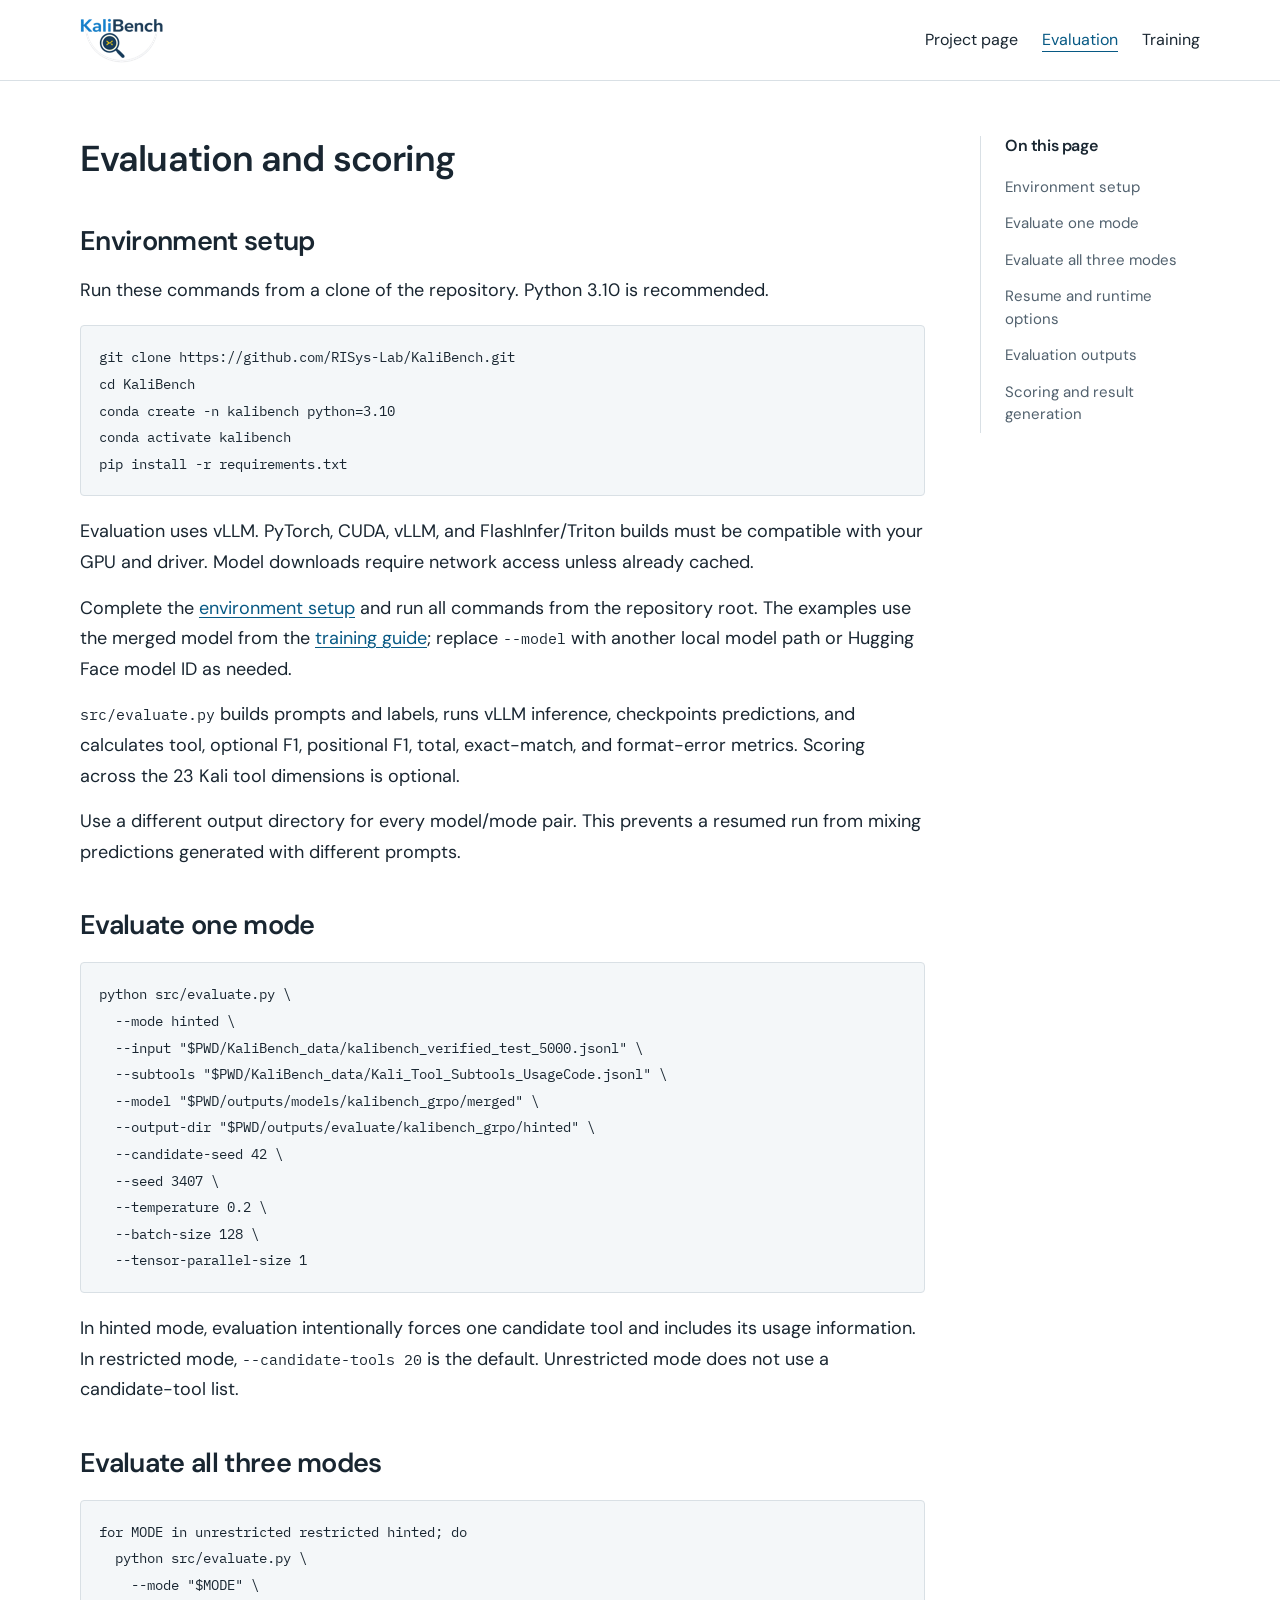
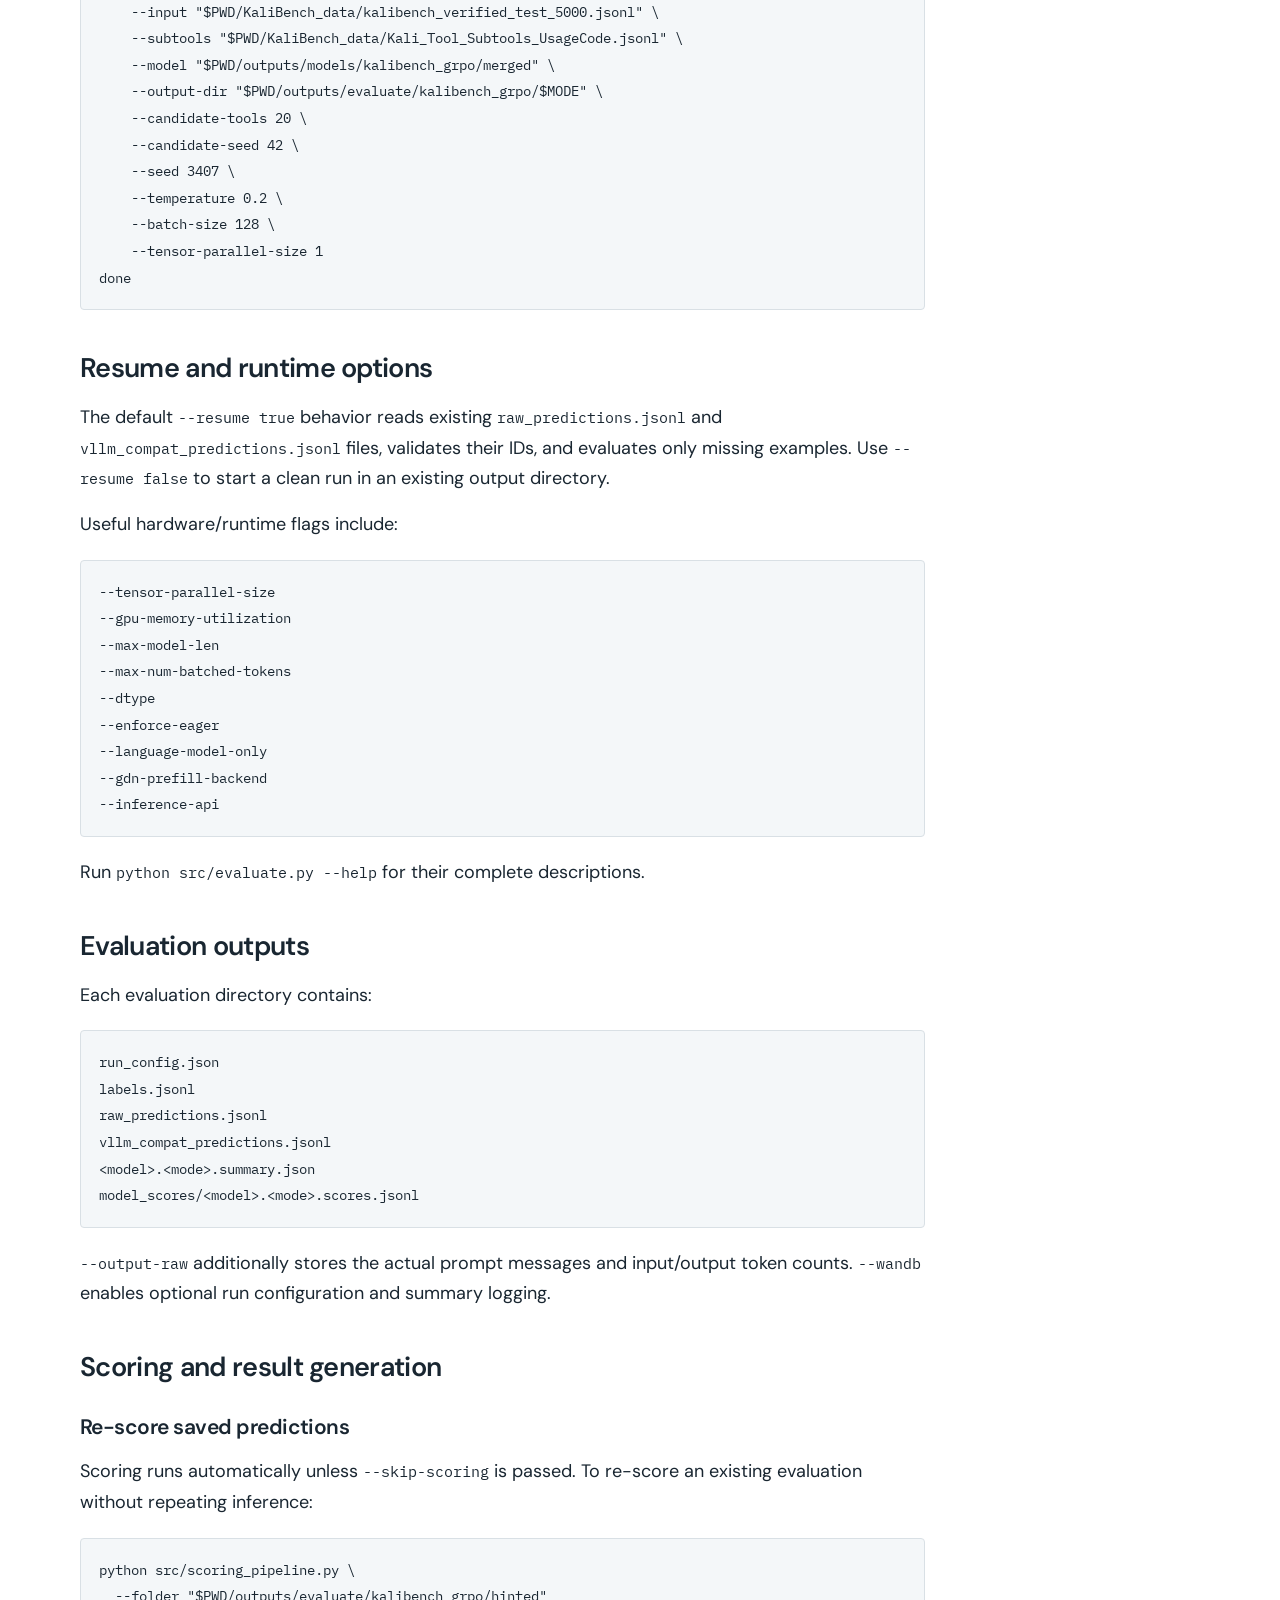
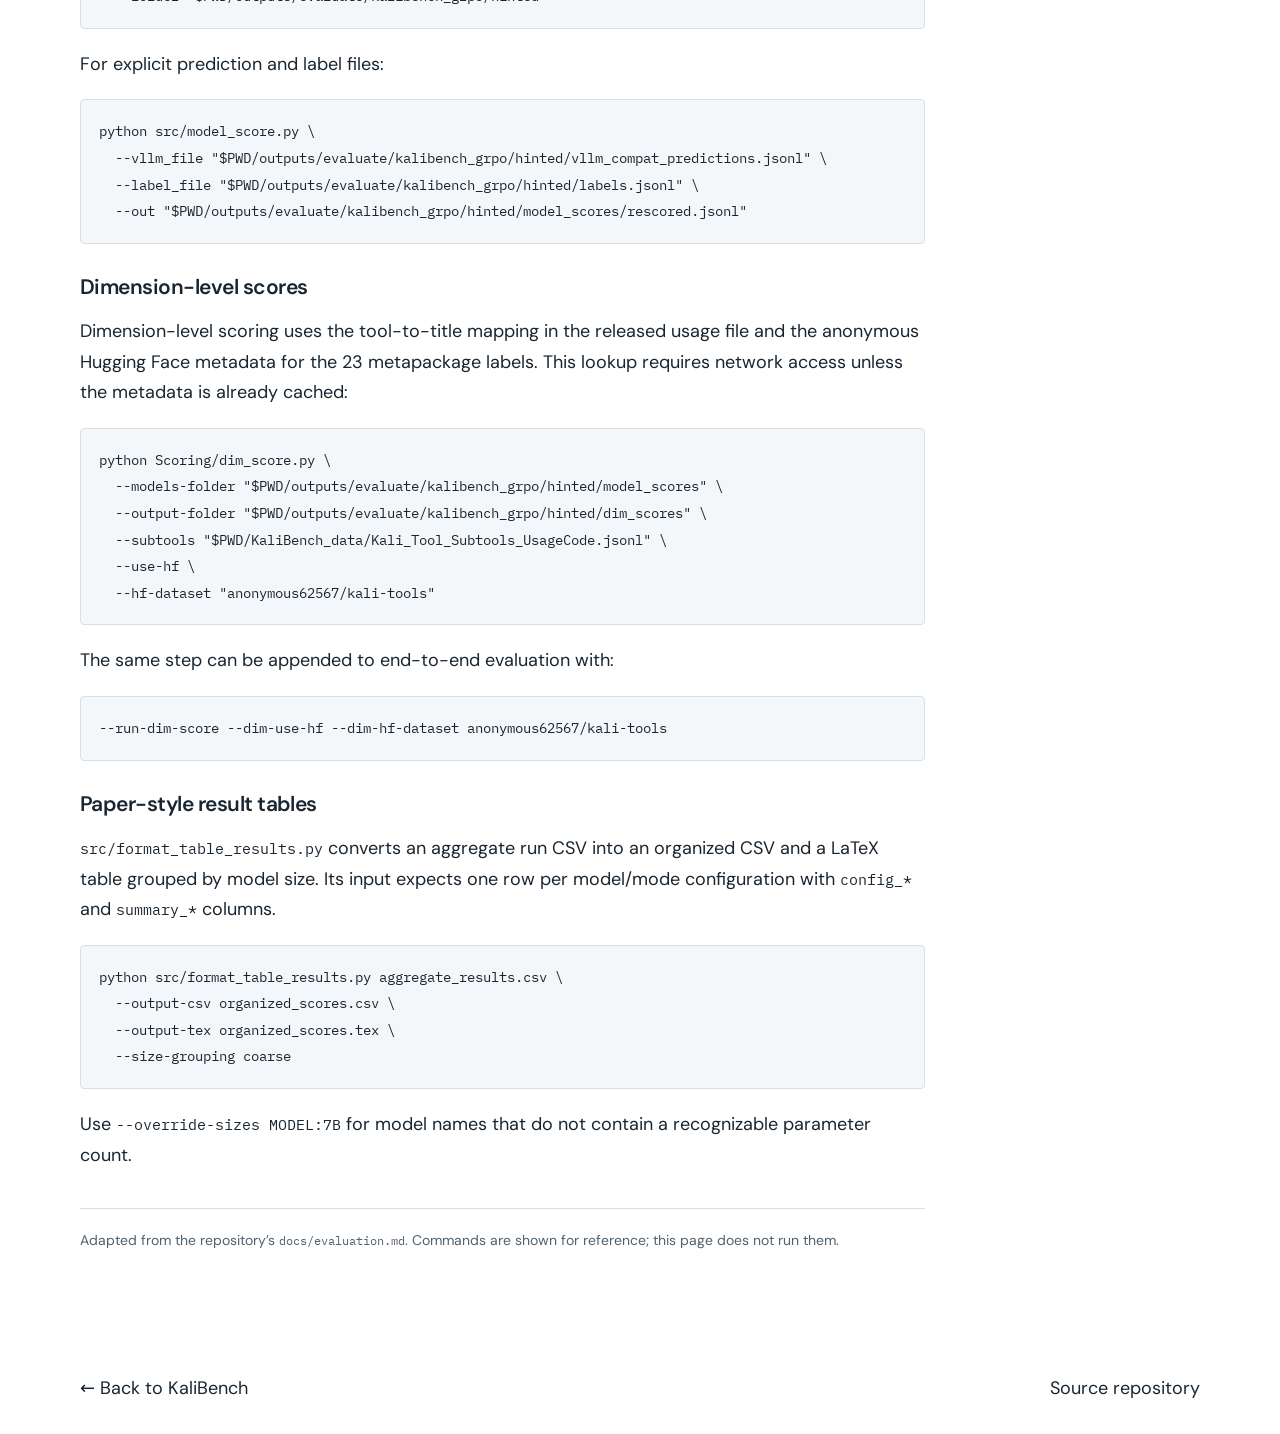
<file: pages/guides/evaluation.html>
<!doctype html>
<html lang="en">
  <head>
    <meta charset="utf-8" />
    <meta name="viewport" content="width=device-width,initial-scale=1" />
    <meta
      name="description"
      content="Evaluation and scoring guide for KaliBench. Environment setup, commands, and reproducible workflows."
    />
    <title>Evaluation and scoring | KaliBench</title>
    <link rel="icon" type="image/png" href="../assets/logo.png" />
    <link rel="stylesheet" href="../assets/fonts/fonts.css" />
    <link rel="stylesheet" href="../styles.css" />
    <link
      rel="canonical"
      href="https://risys-lab.github.io/KaliBench/guides/evaluation.html"
    />
  </head>
  <body>
    <a class="skip-link" href="#main">Skip to content</a>
    <header class="guide-header">
      <nav class="container guide-nav" aria-label="Documentation navigation">
        <a class="wordmark" href="../index.html" aria-label="KaliBench home"
          ><img
            src="../assets/logo.png"
            width="83"
            height="46"
            alt="KaliBench" /></a
        ><a href="../index.html">Project page</a
        ><a href="evaluation.html" aria-current="page">Evaluation</a
        ><a href="training.html">Training</a>
      </nav>
    </header>
    <div class="container guide-layout">
      <main id="main" class="guide-content">
        <h1>Evaluation and scoring</h1>
        <h2 id="environment-setup">Environment setup</h2>
        <p>
          Run these commands from a clone of the repository. Python 3.10 is
          recommended.
        </p>
        <pre
          tabindex="0"
        ><code class="language-bash">git clone https://github.com/RISys-Lab/KaliBench.git
cd KaliBench
conda create -n kalibench python=3.10
conda activate kalibench
pip install -r requirements.txt
</code></pre>
        <p>
          Evaluation uses vLLM. PyTorch, CUDA, vLLM, and FlashInfer/Triton
          builds must be compatible with your GPU and driver. Model downloads
          require network access unless already cached.
        </p>
        <p>
          Complete the <a href="#environment-setup">environment setup</a> and
          run all commands from the repository root. The examples use the merged
          model from the <a href="training.html">training guide</a>; replace
          <code>--model</code> with another local model path or Hugging Face
          model ID as needed.
        </p>
        <p>
          <code>src/evaluate.py</code> builds prompts and labels, runs vLLM
          inference, checkpoints predictions, and calculates tool, optional F1,
          positional F1, total, exact-match, and format-error metrics. Scoring
          across the 23 Kali tool dimensions is optional.
        </p>
        <p>
          Use a different output directory for every model/mode pair. This
          prevents a resumed run from mixing predictions generated with
          different prompts.
        </p>
        <h2 id="evaluate-one-mode">Evaluate one mode</h2>
        <pre tabindex="0"><code class="language-bash">python src/evaluate.py \
  --mode hinted \
  --input "$PWD/KaliBench_data/kalibench_verified_test_5000.jsonl" \
  --subtools "$PWD/KaliBench_data/Kali_Tool_Subtools_UsageCode.jsonl" \
  --model "$PWD/outputs/models/kalibench_grpo/merged" \
  --output-dir "$PWD/outputs/evaluate/kalibench_grpo/hinted" \
  --candidate-seed 42 \
  --seed 3407 \
  --temperature 0.2 \
  --batch-size 128 \
  --tensor-parallel-size 1
</code></pre>
        <p>
          In hinted mode, evaluation intentionally forces one candidate tool and
          includes its usage information. In restricted mode,
          <code>--candidate-tools 20</code> is the default. Unrestricted mode
          does not use a candidate-tool list.
        </p>
        <h2 id="evaluate-all-three-modes">Evaluate all three modes</h2>
        <pre
          tabindex="0"
        ><code class="language-bash">for MODE in unrestricted restricted hinted; do
  python src/evaluate.py \
    --mode "$MODE" \
    --input "$PWD/KaliBench_data/kalibench_verified_test_5000.jsonl" \
    --subtools "$PWD/KaliBench_data/Kali_Tool_Subtools_UsageCode.jsonl" \
    --model "$PWD/outputs/models/kalibench_grpo/merged" \
    --output-dir "$PWD/outputs/evaluate/kalibench_grpo/$MODE" \
    --candidate-tools 20 \
    --candidate-seed 42 \
    --seed 3407 \
    --temperature 0.2 \
    --batch-size 128 \
    --tensor-parallel-size 1
done
</code></pre>
        <h2 id="resume-and-runtime-options">Resume and runtime options</h2>
        <p>
          The default <code>--resume true</code> behavior reads existing
          <code>raw_predictions.jsonl</code> and
          <code>vllm_compat_predictions.jsonl</code> files, validates their IDs,
          and evaluates only missing examples. Use
          <code>--resume false</code> to start a clean run in an existing output
          directory.
        </p>
        <p>Useful hardware/runtime flags include:</p>
        <pre tabindex="0"><code class="language-text">--tensor-parallel-size
--gpu-memory-utilization
--max-model-len
--max-num-batched-tokens
--dtype
--enforce-eager
--language-model-only
--gdn-prefill-backend
--inference-api
</code></pre>
        <p>
          Run <code>python src/evaluate.py --help</code> for their complete
          descriptions.
        </p>
        <h2 id="evaluation-outputs">Evaluation outputs</h2>
        <p>Each evaluation directory contains:</p>
        <pre tabindex="0"><code class="language-text">run_config.json
labels.jsonl
raw_predictions.jsonl
vllm_compat_predictions.jsonl
&lt;model&gt;.&lt;mode&gt;.summary.json
model_scores/&lt;model&gt;.&lt;mode&gt;.scores.jsonl
</code></pre>
        <p>
          <code>--output-raw</code> additionally stores the actual prompt
          messages and input/output token counts. <code>--wandb</code> enables
          optional run configuration and summary logging.
        </p>
        <h2 id="scoring-and-result-generation">
          Scoring and result generation
        </h2>
        <h3 id="rescore-saved-predictions">Re-score saved predictions</h3>
        <p>
          Scoring runs automatically unless <code>--skip-scoring</code> is
          passed. To re-score an existing evaluation without repeating
          inference:
        </p>
        <pre
          tabindex="0"
        ><code class="language-bash">python src/scoring_pipeline.py \
  --folder "$PWD/outputs/evaluate/kalibench_grpo/hinted"
</code></pre>
        <p>For explicit prediction and label files:</p>
        <pre
          tabindex="0"
        ><code class="language-bash">python src/model_score.py \
  --vllm_file "$PWD/outputs/evaluate/kalibench_grpo/hinted/vllm_compat_predictions.jsonl" \
  --label_file "$PWD/outputs/evaluate/kalibench_grpo/hinted/labels.jsonl" \
  --out "$PWD/outputs/evaluate/kalibench_grpo/hinted/model_scores/rescored.jsonl"
</code></pre>
        <h3 id="dimensionlevel-scores">Dimension-level scores</h3>
        <p>
          Dimension-level scoring uses the tool-to-title mapping in the released
          usage file and the anonymous Hugging Face metadata for the 23
          metapackage labels. This lookup requires network access unless the
          metadata is already cached:
        </p>
        <pre
          tabindex="0"
        ><code class="language-bash">python Scoring/dim_score.py \
  --models-folder "$PWD/outputs/evaluate/kalibench_grpo/hinted/model_scores" \
  --output-folder "$PWD/outputs/evaluate/kalibench_grpo/hinted/dim_scores" \
  --subtools "$PWD/KaliBench_data/Kali_Tool_Subtools_UsageCode.jsonl" \
  --use-hf \
  --hf-dataset "anonymous62567/kali-tools"
</code></pre>
        <p>The same step can be appended to end-to-end evaluation with:</p>
        <pre
          tabindex="0"
        ><code class="language-text">--run-dim-score --dim-use-hf --dim-hf-dataset anonymous62567/kali-tools
</code></pre>
        <h3 id="paperstyle-result-tables">Paper-style result tables</h3>
        <p>
          <code>src/format_table_results.py</code> converts an aggregate run CSV
          into an organized CSV and a LaTeX table grouped by model size. Its
          input expects one row per model/mode configuration with
          <code>config_*</code> and <code>summary_*</code> columns.
        </p>
        <pre
          tabindex="0"
        ><code class="language-bash">python src/format_table_results.py aggregate_results.csv \
  --output-csv organized_scores.csv \
  --output-tex organized_scores.tex \
  --size-grouping coarse
</code></pre>
        <p>
          Use <code>--override-sizes MODEL:7B</code> for model names that do not
          contain a recognizable parameter count.
        </p>
        <p class="guide-source">
          Adapted from the repository’s <code>docs/evaluation.md</code>.
          Commands are shown for reference; this page does not run them.
        </p>
      </main>
      <aside class="guide-sidebar" aria-label="On this page">
        <h2>On this page</h2>
        <a href="#environment-setup">Environment setup</a
        ><a href="#evaluate-one-mode">Evaluate one mode</a
        ><a href="#evaluate-all-three-modes">Evaluate all three modes</a
        ><a href="#resume-and-runtime-options">Resume and runtime options</a
        ><a href="#evaluation-outputs">Evaluation outputs</a
        ><a href="#scoring-and-result-generation"
          >Scoring and result generation</a
        >
      </aside>
    </div>
    <footer class="site-footer container">
      <a href="../index.html">← Back to KaliBench</a
      ><a href="https://github.com/RISys-Lab/KaliBench">Source repository</a>
    </footer>
  </body>
</html>
</file>
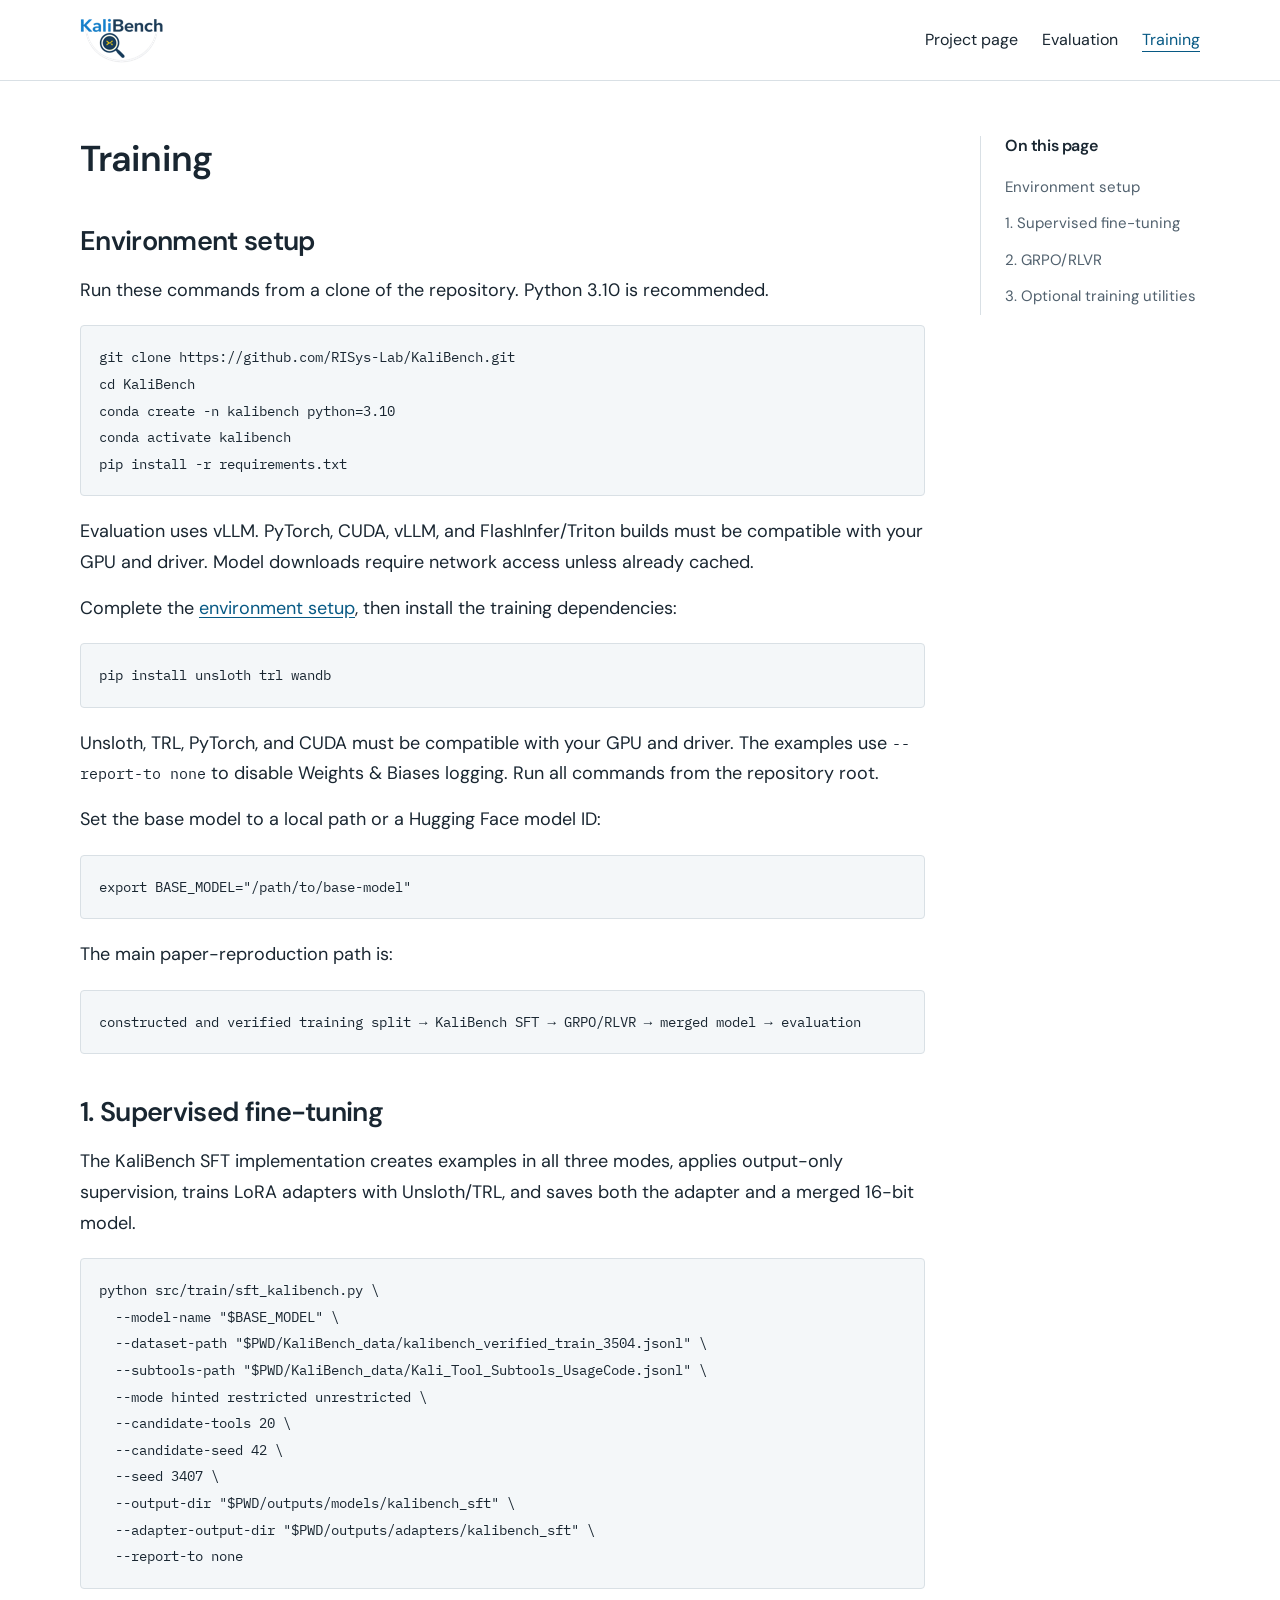
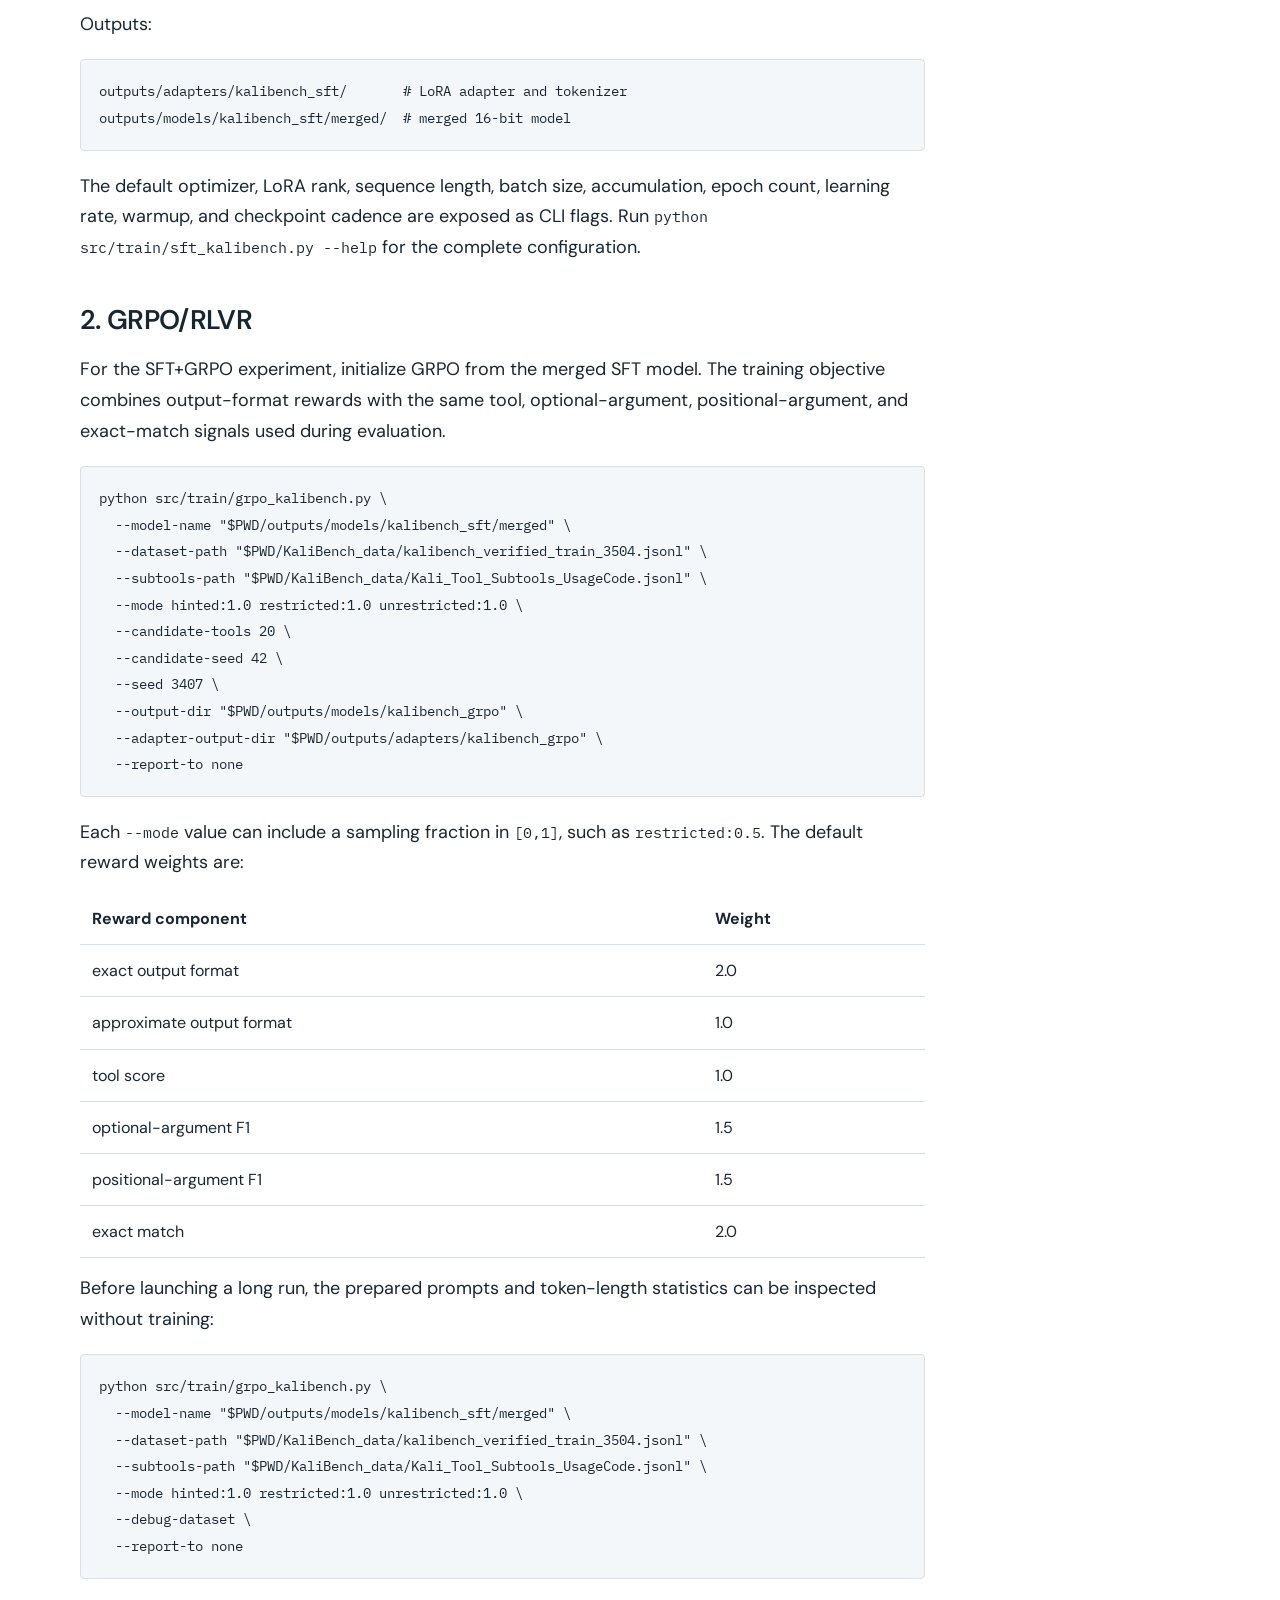
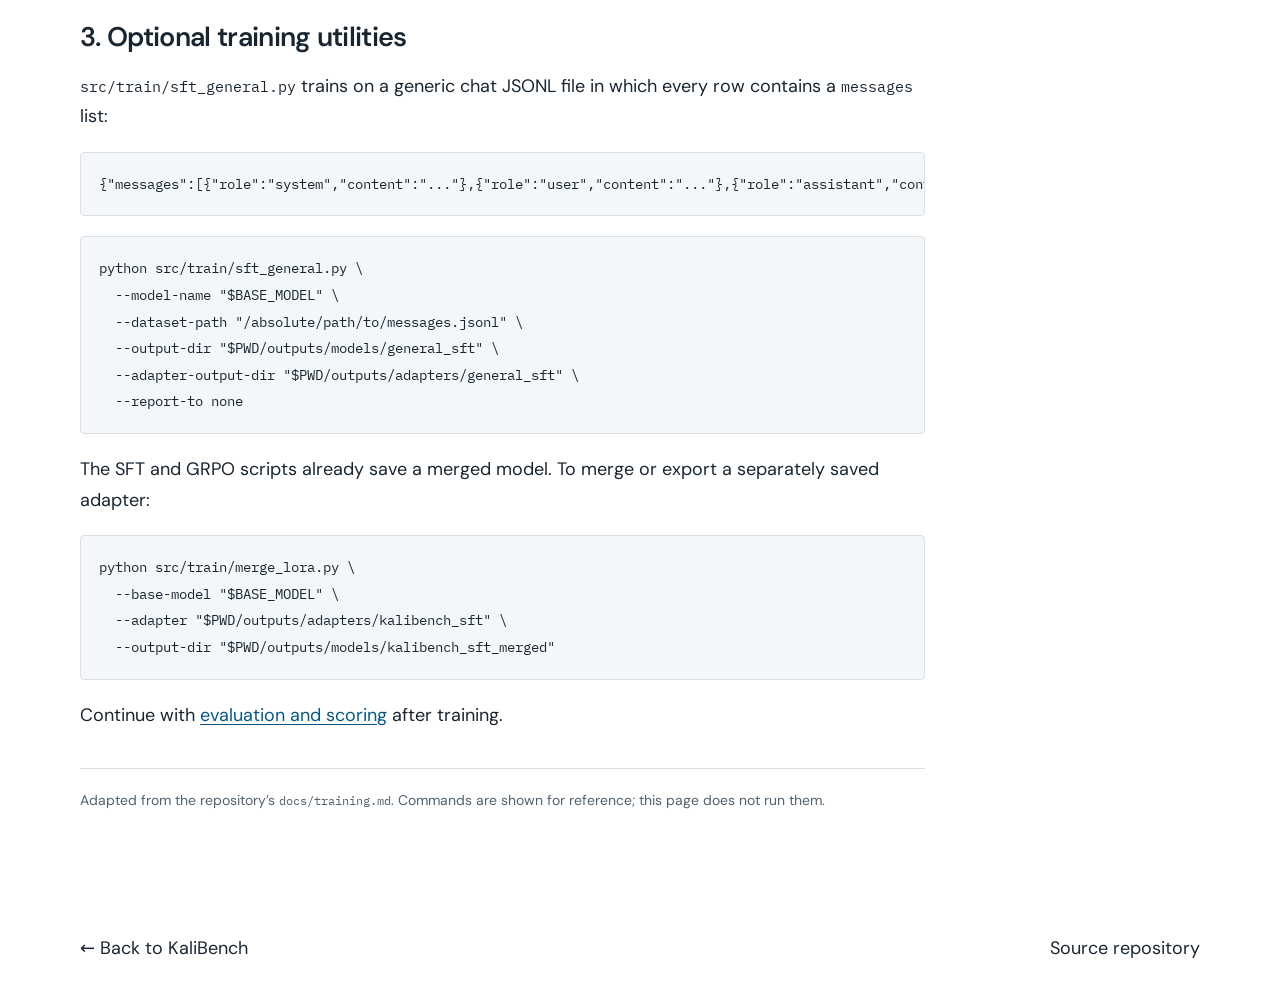
<file: pages/guides/training.html>
<!doctype html>
<html lang="en">
  <head>
    <meta charset="utf-8" />
    <meta name="viewport" content="width=device-width,initial-scale=1" />
    <meta
      name="description"
      content="Training guide for KaliBench. Environment setup, commands, and reproducible workflows."
    />
    <title>Training | KaliBench</title>
    <link rel="icon" type="image/png" href="../assets/logo.png" />
    <link rel="stylesheet" href="../assets/fonts/fonts.css" />
    <link rel="stylesheet" href="../styles.css" />
    <link
      rel="canonical"
      href="https://risys-lab.github.io/KaliBench/guides/training.html"
    />
  </head>
  <body>
    <a class="skip-link" href="#main">Skip to content</a>
    <header class="guide-header">
      <nav class="container guide-nav" aria-label="Documentation navigation">
        <a class="wordmark" href="../index.html" aria-label="KaliBench home"
          ><img
            src="../assets/logo.png"
            width="83"
            height="46"
            alt="KaliBench" /></a
        ><a href="../index.html">Project page</a
        ><a href="evaluation.html">Evaluation</a
        ><a href="training.html" aria-current="page">Training</a>
      </nav>
    </header>
    <div class="container guide-layout">
      <main id="main" class="guide-content">
        <h1>Training</h1>
        <h2 id="environment-setup">Environment setup</h2>
        <p>
          Run these commands from a clone of the repository. Python 3.10 is
          recommended.
        </p>
        <pre
          tabindex="0"
        ><code class="language-bash">git clone https://github.com/RISys-Lab/KaliBench.git
cd KaliBench
conda create -n kalibench python=3.10
conda activate kalibench
pip install -r requirements.txt
</code></pre>
        <p>
          Evaluation uses vLLM. PyTorch, CUDA, vLLM, and FlashInfer/Triton
          builds must be compatible with your GPU and driver. Model downloads
          require network access unless already cached.
        </p>
        <p>
          Complete the <a href="#environment-setup">environment setup</a>, then
          install the training dependencies:
        </p>
        <pre
          tabindex="0"
        ><code class="language-bash">pip install unsloth trl wandb
</code></pre>
        <p>
          Unsloth, TRL, PyTorch, and CUDA must be compatible with your GPU and
          driver. The examples use <code>--report-to none</code> to disable
          Weights &amp; Biases logging. Run all commands from the repository
          root.
        </p>
        <p>Set the base model to a local path or a Hugging Face model ID:</p>
        <pre
          tabindex="0"
        ><code class="language-bash">export BASE_MODEL="/path/to/base-model"
</code></pre>
        <p>The main paper-reproduction path is:</p>
        <pre
          tabindex="0"
        ><code class="language-text">constructed and verified training split → KaliBench SFT → GRPO/RLVR → merged model → evaluation
</code></pre>
        <h2 id="1-supervised-finetuning">1. Supervised fine-tuning</h2>
        <p>
          The KaliBench SFT implementation creates examples in all three modes,
          applies output-only supervision, trains LoRA adapters with
          Unsloth/TRL, and saves both the adapter and a merged 16-bit model.
        </p>
        <pre
          tabindex="0"
        ><code class="language-bash">python src/train/sft_kalibench.py \
  --model-name "$BASE_MODEL" \
  --dataset-path "$PWD/KaliBench_data/kalibench_verified_train_3504.jsonl" \
  --subtools-path "$PWD/KaliBench_data/Kali_Tool_Subtools_UsageCode.jsonl" \
  --mode hinted restricted unrestricted \
  --candidate-tools 20 \
  --candidate-seed 42 \
  --seed 3407 \
  --output-dir "$PWD/outputs/models/kalibench_sft" \
  --adapter-output-dir "$PWD/outputs/adapters/kalibench_sft" \
  --report-to none
</code></pre>
        <p>Outputs:</p>
        <pre
          tabindex="0"
        ><code class="language-text">outputs/adapters/kalibench_sft/       # LoRA adapter and tokenizer
outputs/models/kalibench_sft/merged/  # merged 16-bit model
</code></pre>
        <p>
          The default optimizer, LoRA rank, sequence length, batch size,
          accumulation, epoch count, learning rate, warmup, and checkpoint
          cadence are exposed as CLI flags. Run
          <code>python src/train/sft_kalibench.py --help</code> for the complete
          configuration.
        </p>
        <h2 id="2-grporlvr">2. GRPO/RLVR</h2>
        <p>
          For the SFT+GRPO experiment, initialize GRPO from the merged SFT
          model. The training objective combines output-format rewards with the
          same tool, optional-argument, positional-argument, and exact-match
          signals used during evaluation.
        </p>
        <pre
          tabindex="0"
        ><code class="language-bash">python src/train/grpo_kalibench.py \
  --model-name "$PWD/outputs/models/kalibench_sft/merged" \
  --dataset-path "$PWD/KaliBench_data/kalibench_verified_train_3504.jsonl" \
  --subtools-path "$PWD/KaliBench_data/Kali_Tool_Subtools_UsageCode.jsonl" \
  --mode hinted:1.0 restricted:1.0 unrestricted:1.0 \
  --candidate-tools 20 \
  --candidate-seed 42 \
  --seed 3407 \
  --output-dir "$PWD/outputs/models/kalibench_grpo" \
  --adapter-output-dir "$PWD/outputs/adapters/kalibench_grpo" \
  --report-to none
</code></pre>
        <p>
          Each <code>--mode</code> value can include a sampling fraction in
          <code>[0,1]</code>, such as <code>restricted:0.5</code>. The default
          reward weights are:
        </p>
        <table>
          <thead>
            <tr>
              <th>Reward component</th>
              <th align="right">Weight</th>
            </tr>
          </thead>
          <tbody>
            <tr>
              <td>exact output format</td>
              <td align="right">2.0</td>
            </tr>
            <tr>
              <td>approximate output format</td>
              <td align="right">1.0</td>
            </tr>
            <tr>
              <td>tool score</td>
              <td align="right">1.0</td>
            </tr>
            <tr>
              <td>optional-argument F1</td>
              <td align="right">1.5</td>
            </tr>
            <tr>
              <td>positional-argument F1</td>
              <td align="right">1.5</td>
            </tr>
            <tr>
              <td>exact match</td>
              <td align="right">2.0</td>
            </tr>
          </tbody>
        </table>
        <p>
          Before launching a long run, the prepared prompts and token-length
          statistics can be inspected without training:
        </p>
        <pre
          tabindex="0"
        ><code class="language-bash">python src/train/grpo_kalibench.py \
  --model-name "$PWD/outputs/models/kalibench_sft/merged" \
  --dataset-path "$PWD/KaliBench_data/kalibench_verified_train_3504.jsonl" \
  --subtools-path "$PWD/KaliBench_data/Kali_Tool_Subtools_UsageCode.jsonl" \
  --mode hinted:1.0 restricted:1.0 unrestricted:1.0 \
  --debug-dataset \
  --report-to none
</code></pre>
        <h2 id="3-optional-training-utilities">
          3. Optional training utilities
        </h2>
        <p>
          <code>src/train/sft_general.py</code> trains on a generic chat JSONL
          file in which every row contains a <code>messages</code> list:
        </p>
        <pre
          tabindex="0"
        ><code class="language-json">{"messages":[{"role":"system","content":"..."},{"role":"user","content":"..."},{"role":"assistant","content":"..."}]}
</code></pre>
        <pre
          tabindex="0"
        ><code class="language-bash">python src/train/sft_general.py \
  --model-name "$BASE_MODEL" \
  --dataset-path "/absolute/path/to/messages.jsonl" \
  --output-dir "$PWD/outputs/models/general_sft" \
  --adapter-output-dir "$PWD/outputs/adapters/general_sft" \
  --report-to none
</code></pre>
        <p>
          The SFT and GRPO scripts already save a merged model. To merge or
          export a separately saved adapter:
        </p>
        <pre
          tabindex="0"
        ><code class="language-bash">python src/train/merge_lora.py \
  --base-model "$BASE_MODEL" \
  --adapter "$PWD/outputs/adapters/kalibench_sft" \
  --output-dir "$PWD/outputs/models/kalibench_sft_merged"
</code></pre>
        <p>
          Continue with
          <a href="evaluation.html">evaluation and scoring</a> after training.
        </p>
        <p class="guide-source">
          Adapted from the repository’s <code>docs/training.md</code>. Commands
          are shown for reference; this page does not run them.
        </p>
      </main>
      <aside class="guide-sidebar" aria-label="On this page">
        <h2>On this page</h2>
        <a href="#environment-setup">Environment setup</a
        ><a href="#1-supervised-finetuning">1. Supervised fine-tuning</a
        ><a href="#2-grporlvr">2. GRPO/RLVR</a
        ><a href="#3-optional-training-utilities"
          >3. Optional training utilities</a
        >
      </aside>
    </div>
    <footer class="site-footer container">
      <a href="../index.html">← Back to KaliBench</a
      ><a href="https://github.com/RISys-Lab/KaliBench">Source repository</a>
    </footer>
  </body>
</html>
</file>
<file: pages/assets/fonts/fonts.css>
@font-face {
  font-family: "DM Sans";
  font-style: normal;
  font-weight: 400 700;
  font-display: swap;
  src: url("./dm-sans.woff2") format("woff2");
  unicode-range:
    U+0000-00FF, U+0131, U+0152-0153, U+02BB-02BC, U+02C6, U+02DA, U+02DC,
    U+0304, U+0308, U+0329, U+2000-206F, U+20AC, U+2122, U+2191, U+2193, U+2212,
    U+2215, U+FEFF, U+FFFD;
}

@font-face {
  font-family: "IBM Plex Mono";
  font-style: normal;
  font-weight: 400;
  font-display: swap;
  src: url("./ibm-plex-mono.woff2") format("woff2");
  unicode-range:
    U+0000-00FF, U+0131, U+0152-0153, U+02BB-02BC, U+02C6, U+02DA, U+02DC,
    U+0304, U+0308, U+0329, U+2000-206F, U+20AC, U+2122, U+2191, U+2193, U+2212,
    U+2215, U+FEFF, U+FFFD;
}
</file>
<file: pages/styles.css>
:root {
  --paper: #ffffff;
  --surface: #ffffff;
  --ink: #192631;
  --muted: #51616e;
  --line: #d9e0e5;
  --accent: #1473a9;
  --accent-dark: #075984;
  --tint: #f3f7fa;
  --body: "DM Sans", system-ui, sans-serif;
  --mono: "IBM Plex Mono", ui-monospace, monospace;
}
* {
  box-sizing: border-box;
}
html {
  scroll-behavior: smooth;
  scroll-padding-top: 100px;
}
body {
  margin: 0;
  color: var(--ink);
  background: var(--paper);
  font: 18px/1.7 var(--body);
  -webkit-font-smoothing: antialiased;
}
button,
select {
  font: inherit;
  color: inherit;
}
button,
summary,
select {
  cursor: pointer;
}
a {
  color: inherit;
  text-decoration: none;
}
p,
h1,
h2,
h3,
h4,
figure,
blockquote {
  margin: 0;
}
h1,
h2,
h3,
h4 {
  font-weight: 600;
  line-height: 1.3;
  letter-spacing: -0.025em;
}
h2 {
  font-size: 32px;
}
h3 {
  font-size: 21px;
}
h4 {
  font-size: 17px;
}
img {
  max-width: 100%;
  height: auto;
}
svg {
  flex-shrink: 0;
}
sup {
  font-size: 0.7em;
  margin-left: 3px;
}
pre,
code {
  font-family: var(--mono);
}
pre {
  margin: 0;
  overflow-x: auto;
  font-size: 14px;
  line-height: 1.9;
}
button,
a,
summary,
select {
  touch-action: manipulation;
  -webkit-tap-highlight-color: transparent;
}
button:focus-visible,
a:focus-visible,
summary:focus-visible,
select:focus-visible,
[tabindex]:focus-visible {
  outline: 3px solid var(--accent);
  outline-offset: 4px;
}
::selection {
  color: #102b3c;
  background: #cfe8f7;
}
.container {
  width: min(1120px, calc(100% - 80px));
  margin-inline: auto;
}
.section {
  padding-block: 76px;
}
.section-heading {
  margin-bottom: 32px;
}
.section-intro {
  color: var(--muted);
  margin-top: 16px;
  max-width: 820px;
}
.icon {
  width: 21px;
  height: 21px;
  fill: none;
  stroke: currentColor;
  stroke-width: 1.6;
  stroke-linecap: round;
  stroke-linejoin: round;
  vertical-align: middle;
}
.icon-library {
  position: absolute;
  width: 0;
  height: 0;
  overflow: hidden;
}
.sr-only {
  position: absolute;
  width: 1px;
  height: 1px;
  padding: 0;
  margin: -1px;
  overflow: hidden;
  clip: rect(0, 0, 0, 0);
  white-space: nowrap;
  border: 0;
}
.skip-link {
  position: fixed;
  z-index: 100;
  top: -80px;
  left: 20px;
  padding: 12px 20px;
  background: var(--ink);
  color: white;
}
.skip-link:focus {
  top: 10px;
}
.text-link {
  display: inline-flex;
  align-items: center;
  gap: 10px;
  color: var(--accent-dark);
  font-size: 16px;
  font-weight: 500;
  padding-bottom: 3px;
  text-decoration: underline;
  text-underline-offset: 5px;
}
.text-link:hover,
.text-button:hover,
.copy-button:hover {
  color: #003c5a;
}
.button {
  display: inline-flex;
  justify-content: center;
  align-items: center;
  gap: 10px;
  min-height: 48px;
  padding: 10px 22px;
  border: 1px solid var(--line);
  border-radius: 5px;
  font-size: 16px;
  font-weight: 500;
  transition: background 0.15s;
}
.button-dark {
  background: var(--accent-dark);
  color: white;
  border-color: var(--accent-dark);
}
.button-dark:hover {
  background: #044465;
}
.button-outline:hover {
  background: var(--tint);
  border-color: #a9becd;
}
.button-detail {
  font-size: 14px;
  color: #deedf6;
}
/* Research identity */
.site-header {
  position: sticky;
  top: 0;
  z-index: 20;
  background: var(--surface);
  border-bottom: 1px solid var(--line);
}
.nav-wrap {
  height: 80px;
  display: flex;
  align-items: center;
  gap: 30px;
}
.wordmark {
  display: flex;
  align-items: center;
  flex-shrink: 0;
}
.wordmark img {
  width: 83px;
  height: 46px;
}
.desktop-nav {
  display: flex;
  gap: 28px;
  margin-left: auto;
}
.desktop-nav a,
.nav-github {
  font-size: 15px;
  font-weight: 500;
}
.desktop-nav a:hover,
.desktop-nav a[aria-current="location"] {
  color: var(--accent-dark);
  text-decoration: underline;
  text-underline-offset: 7px;
}
.nav-github {
  display: flex;
  align-items: center;
  gap: 9px;
  min-height: 44px;
}
.menu-toggle {
  display: none;
  width: 44px;
  height: 44px;
  padding: 10px;
  border: 1px solid var(--line);
  background: white;
  border-radius: 4px;
}
.menu-toggle span {
  height: 2px;
  background: var(--ink);
  display: block;
  margin: 5px 0;
}
.mobile-nav[hidden] {
  display: none;
}
.mobile-nav {
  display: flex;
  flex-direction: column;
  padding: 10px 24px 20px;
  border-top: 1px solid var(--line);
}
.mobile-nav a {
  padding: 10px 0;
  font-size: 16px;
}
.hero {
  padding-top: 62px;
  padding-bottom: 52px;
  text-align: center;
}
.conference-badge {
  display: flex;
  justify-content: center;
  flex-wrap: wrap;
  gap: 4px 14px;
  font-size: 16px;
  line-height: 1.6;
  margin-bottom: 26px;
  color: var(--muted);
}
.conference-badge strong {
  color: var(--accent-dark);
  font-weight: 600;
}
.hero h1 {
  font-size: clamp(30px, 3vw, 40px);
  max-width: 1020px;
  line-height: 1.28;
  letter-spacing: -0.035em;
  margin-inline: auto;
}
.title-name {
  color: var(--accent-dark);
}
.authors {
  display: flex;
  justify-content: center;
  flex-wrap: wrap;
  gap: 7px 23px;
  font-size: 19px;
  font-weight: 500;
  margin-top: 29px;
}
.affiliations {
  display: flex;
  justify-content: center;
  flex-wrap: wrap;
  gap: 5px 24px;
  font-size: 16px;
  margin-top: 12px;
  color: var(--muted);
}
.hero-actions {
  display: flex;
  flex-wrap: wrap;
  justify-content: center;
  gap: 12px;
  margin-top: 29px;
}
.paper-status {
  margin-top: 16px;
  color: var(--muted);
  font-size: 16px;
}
.stats-strip {
  display: grid;
  grid-template-columns: 1.4fr 1fr 1fr 1fr;
  padding: 25px 0;
  margin: 0;
  border-block: 1px solid var(--line);
}
.stats-strip > div {
  display: flex;
  flex-direction: column;
  text-align: center;
  padding-inline: 16px;
  border-right: 1px solid var(--line);
}
.stats-strip > div:first-child {
  padding-left: 0;
}
.stats-strip > div:last-child {
  border: 0;
  padding-right: 0;
}
.stats-strip dd {
  font-size: 32px;
  line-height: 1.3;
  font-weight: 600;
  margin: 0 0 6px;
  font-variant-numeric: tabular-nums;
  letter-spacing: -0.03em;
}
.stats-strip dt {
  font-size: 15px;
  color: var(--muted);
  line-height: 1.5;
}
/* Benchmark and structured command example */
.intro-section .section-intro {
  max-width: none;
}
.intro-body > p + p {
  margin-top: 16px;
}
.abstract-details {
  margin-top: 24px;
}
.abstract-details summary {
  display: flex;
  align-items: center;
  gap: 16px;
  list-style: none;
  width: fit-content;
  min-height: 44px;
  font-size: 16px;
  font-weight: 500;
  color: var(--accent-dark);
}
.abstract-details summary span {
  font-size: 24px;
  font-weight: 400;
}
.abstract-details[open] summary span {
  transform: rotate(45deg);
}
.abstract-details div p {
  margin-top: 18px;
  color: var(--muted);
  font-size: 17px;
}
.command-example {
  border: 1px solid #cbd7df;
  border-radius: 6px;
  margin-top: 38px;
  overflow: hidden;
}
.command-example > figcaption {
  display: flex;
  justify-content: space-between;
  gap: 20px;
  padding: 16px 24px;
  border-bottom: 1px solid var(--line);
  background: var(--tint);
  font-size: 16px;
}
.command-example > figcaption h3 {
  font-size: 20px;
  line-height: 1.4;
}
.command-example [hidden] {
  display: none;
}
.command-example > figcaption > span {
  font-size: 14px;
  color: var(--muted);
}
.example-columns {
  display: grid;
  grid-template-columns: 0.9fr 1.2fr;
  gap: 30px;
  padding: 26px 24px;
}
.example-columns h3 {
  font-size: 16px;
  margin-bottom: 14px;
}
.example-query blockquote {
  font-size: 18px;
  line-height: 1.85;
  color: #3b4f5e;
}
.example-query strong {
  font-weight: 500;
  color: var(--ink);
}
.command-line {
  background: #f6f8fa;
  padding: 16px;
  border: 1px solid #dbe2e8;
  border-radius: 4px;
  line-height: 2;
  white-space: pre-wrap;
  overflow-wrap: anywhere;
  font-size: 15px;
}
.command-token {
  border-radius: 2px;
  padding-block: 3px;
}
.token-tool {
  color: #075984;
}
.token-key {
  color: #70439a;
}
.token-value {
  color: #87501d;
}
.token-argument {
  color: #245f47;
}
.command-token.is-emphasized {
  background: #dcebf5;
  box-shadow: 0 2px currentColor;
}
.argument-pairs {
  margin-top: 19px;
}
.argument-pairs h4 {
  font-size: 15px;
  font-weight: 500;
}
.argument-pairs table {
  width: 100%;
  border-collapse: collapse;
  table-layout: fixed;
  margin-top: 10px;
  font-size: 14px;
}
.argument-pairs th,
.argument-pairs td {
  padding: 9px 10px 9px 0;
  border-bottom: 1px solid #e6ebef;
  text-align: left;
  vertical-align: top;
  overflow-wrap: anywhere;
}
.argument-pairs th {
  width: 48%;
  font-weight: 400;
}
.argument-pairs thead th {
  color: var(--muted);
  font-weight: 500;
}
.argument-pairs tbody th {
  color: #70439a;
}
.argument-pairs td {
  color: #87501d;
}
.argument-pairs p {
  color: var(--muted);
  font-size: 14px;
  margin-top: 10px;
}
.null-explanation {
  display: block;
  color: var(--muted);
  margin-top: 3px;
}
.example-filters {
  display: grid;
  grid-template-columns: minmax(0, 1.15fr) minmax(0, 1fr) auto;
  gap: 20px;
  align-items: end;
  padding: 20px 24px;
  border-bottom: 1px solid var(--line);
}
.example-filter {
  min-width: 0;
}
.example-filter label {
  display: block;
  font-size: 15px;
  font-weight: 500;
  margin-bottom: 7px;
}
.example-filter select {
  width: 100%;
  min-width: 0;
  min-height: 46px;
  padding: 9px 28px 9px 12px;
  border: 1px solid #bbcbd6;
  border-radius: 4px;
  background: white;
  color: var(--ink);
  font: inherit;
  font-size: 16px;
}
.example-pagination {
  display: flex;
  align-items: center;
  justify-content: flex-end;
  gap: 12px;
}
.example-pagination button {
  display: grid;
  place-items: center;
  width: 46px;
  height: 46px;
  border: 1px solid #bbcbd6;
  border-radius: 4px;
  background: white;
  color: var(--accent-dark);
}
.example-pagination button:hover:not(:disabled) {
  background: var(--tint);
}
.example-pagination button:disabled {
  color: #7d8992;
  background: #f8fafb;
  cursor: default;
}
.example-pagination > span {
  min-width: 50px;
  text-align: center;
  font-size: 15px;
  font-variant-numeric: tabular-nums;
}
.previous-arrow {
  transform: rotate(180deg);
}
.example-columns > div {
  min-width: 0;
}
.example-query blockquote {
  overflow-wrap: anywhere;
}
.example-provenance {
  font-size: 14px;
  color: var(--muted);
  margin-top: 22px;
  line-height: 1.9;
}
.example-provenance a {
  color: var(--accent-dark);
  text-decoration: underline;
  text-underline-offset: 3px;
}
.example-annotation-summary {
  display: grid;
  grid-template-columns: minmax(0, 0.85fr) minmax(0, 1.15fr);
  gap: 20px;
  margin-top: 20px;
}
.example-annotation-summary h4 {
  font-size: 15px;
  font-weight: 500;
  margin-bottom: 7px;
}
.example-annotation-summary code {
  font-size: 14px;
  overflow-wrap: anywhere;
}
#example-tool {
  color: #075984;
}
.positional-values {
  padding-left: 22px;
  margin: 0;
  color: #245f47;
  font-size: 14px;
}
.positional-values li + li {
  margin-top: 4px;
}
.empty-arguments {
  color: var(--muted);
  font-size: 14px;
}
[data-annotation].is-emphasized {
  background: #dcebf5;
  box-shadow: 0 2px currentColor;
}
.example-noscript {
  margin: 12px 24px;
  color: var(--muted);
  font-size: 15px;
}
.anatomy-controls {
  display: flex;
  flex-wrap: wrap;
  gap: 8px;
  padding: 0 24px;
}
.anatomy-button {
  min-height: 44px;
  padding: 8px 14px;
  font-size: 14px;
  background: white;
  border: 1px solid #bbcbd6;
  border-radius: 4px;
}
.anatomy-button:hover {
  background: var(--tint);
}
.anatomy-button.active {
  color: var(--accent-dark);
  border-color: var(--accent-dark);
  background: #edf5fa;
}
.anatomy-description {
  margin: 16px 24px 0;
  font-size: 16px;
  line-height: 1.8;
  min-height: 58px;
}
.anatomy-description code {
  font-size: 14px;
}
.example-note {
  display: flex;
  justify-content: space-between;
  align-items: baseline;
  gap: 14px 28px;
  flex-wrap: wrap;
  color: var(--muted);
  font-size: 14px;
  padding: 16px 24px;
  border-top: 1px solid var(--line);
  margin-top: 16px;
}
.example-note > p {
  flex: 1 1 300px;
}
.example-note a {
  color: var(--accent-dark);
  text-decoration: underline;
  text-underline-offset: 3px;
}
.example-note a > span {
  color: var(--muted);
}
/* Findings */
.findings-section {
  background: #f6f8fa;
  padding: 50px 0;
  border-block: 1px solid #e4e9ed;
}
.findings-grid {
  display: grid;
  grid-template-columns: repeat(3, minmax(0, 1fr));
  gap: 32px;
  margin-top: 33px;
}
.finding {
  border-right: 1px solid #d7e0e7;
  padding-right: 28px;
}
.finding:last-child {
  border: 0;
  padding-right: 0;
}
.finding-value {
  font-size: 40px;
  letter-spacing: -0.05em;
  font-weight: 500;
  line-height: 1.3;
  color: var(--accent-dark);
  margin-bottom: 15px;
  white-space: nowrap;
}
.finding-value > span {
  font-size: 21px;
  letter-spacing: -0.02em;
  margin-left: 4px;
}
.finding-value .value-arrow {
  font-size: 28px;
  margin-inline: 6px;
}
.finding h3 {
  font-size: 20px;
  line-height: 1.4;
  margin-bottom: 12px;
}
.finding > p:last-child {
  font-size: 17px;
  color: var(--muted);
}
.table-source {
  font-size: 14px;
  line-height: 1.8;
  color: var(--muted);
  margin-top: 20px;
}
.table-source a {
  text-decoration: underline;
  text-underline-offset: 3px;
}
/* Results */
.mode-controls {
  display: grid;
  grid-template-columns: repeat(3, minmax(0, 1fr));
  gap: 12px;
  margin-bottom: 26px;
}
.mode-card {
  text-align: left;
  display: flex;
  flex-direction: column;
  background: white;
  padding: 20px;
  border: 1px solid #c8d4dd;
  border-radius: 5px;
}
.mode-card.active {
  border-color: var(--accent-dark);
  background: #f0f6fa;
  box-shadow: inset 0 3px var(--accent-dark);
}
.mode-card:hover {
  border-color: var(--accent-dark);
}
.mode-card:disabled {
  cursor: default;
}
.mode-card > strong {
  font-size: 20px;
  font-weight: 600;
  margin-bottom: 9px;
}
.mode-description {
  color: var(--muted);
  font-size: 16px;
  line-height: 1.65;
  flex: 1;
}
.mode-bottom {
  display: flex;
  justify-content: space-between;
  align-items: center;
  gap: 8px;
  width: 100%;
  margin-top: 24px;
}
.mode-bottom > span {
  font-size: 14px;
  color: var(--muted);
  max-width: 140px;
}
.mode-bottom > strong {
  font-size: 27px;
  line-height: 1.2;
  font-weight: 500;
  letter-spacing: -0.03em;
}
.mode-bottom small {
  font-size: 16px;
  margin-left: 2px;
}
.leaderboard {
  border: 1px solid var(--line);
  border-radius: 5px;
  overflow: hidden;
  background: white;
}
.leaderboard-toolbar {
  display: flex;
  justify-content: space-between;
  align-items: center;
  gap: 18px;
  padding: 19px 20px;
  border-bottom: 1px solid var(--line);
}
.leaderboard-toolbar > div {
  display: flex;
  align-items: baseline;
  gap: 14px;
}
.leaderboard-toolbar h3 {
  font-size: 18px;
  letter-spacing: -0.02em;
}
.table-count {
  font-size: 14px;
  color: var(--muted);
}
.leaderboard-toolbar label {
  display: flex;
  align-items: center;
  gap: 10px;
  font-size: 14px;
}
select {
  border: 1px solid #b8c7d2;
  background: white;
  padding: 9px 24px 9px 10px;
  border-radius: 4px;
  font-size: 14px;
  min-height: 44px;
}
.table-scroll {
  overflow-x: auto;
}
.table-scroll-hint {
  display: none;
}
.results-table {
  width: 100%;
  min-width: 990px;
  border-collapse: collapse;
  font-size: 14px;
  font-variant-numeric: tabular-nums;
}
.results-table th,
.results-table td {
  padding: 15px 12px;
  border-bottom: 1px solid #e3e8ec;
  text-align: right;
  white-space: nowrap;
}
.results-table thead th {
  font-size: 14px;
  color: #415563;
  background: #f7f9fa;
  font-weight: 500;
}
.results-table thead th[aria-sort] {
  color: var(--accent-dark);
  font-weight: 600;
}
.results-table tr > :first-child {
  text-align: left;
  padding-left: 20px;
}
.results-table tbody th {
  font-weight: 500;
}
.results-table tbody tr:last-child > * {
  border-bottom: 0;
}
.results-table .our-model {
  background: #edf5fa;
}
.results-table tbody tr:hover {
  background: #f1f5f8;
}
.results-table .our-model:hover {
  background: #e5f0f7;
}
.rank {
  display: inline-block;
  width: 26px;
  font-size: 14px;
  color: #526473;
}
.reasoning-mark {
  font-size: 14px;
  color: var(--muted);
  margin-left: 3px;
}
.ours-tag {
  display: inline-block;
  margin-left: 7px;
  font-size: 14px;
  color: var(--accent-dark);
  font-weight: 500;
}
.metric-selected {
  font-weight: 600;
  color: var(--accent-dark);
}
.score-cell {
  display: flex;
  gap: 10px;
  align-items: center;
  justify-content: flex-end;
}
.score-cell > span:last-child {
  min-width: 34px;
}
.score-mini {
  display: inline-block;
  height: 4px;
  width: 38px;
  background: #d9e4ed;
}
.score-mini i {
  display: block;
  height: 100%;
  background: #668eab;
}
.our-model .score-mini i {
  background: var(--accent);
}
.leaderboard-footer {
  display: flex;
  justify-content: space-between;
  align-items: center;
  flex-wrap: wrap;
  gap: 8px 20px;
  padding: 14px 20px;
  border-top: 1px solid var(--line);
}
.leaderboard-footer p {
  display: flex;
  align-items: center;
  flex-wrap: wrap;
  gap: 7px;
  font-size: 14px;
  color: var(--muted);
}
.ours-key {
  width: 12px;
  height: 12px;
  background: #d0e5f3;
  border: 1px solid #a6c4d9;
}
.footer-divider {
  color: #677987;
  margin-inline: 2px;
}
.text-button {
  display: inline-flex;
  align-items: center;
  min-height: 44px;
  font-size: 15px;
  font-weight: 500;
  padding: 7px 0;
  border: 0;
  background: none;
  color: var(--accent-dark);
}
.model-naming {
  font-size: 14px;
  color: var(--muted);
  margin-top: 12px;
}
.metric-help {
  margin-top: 24px;
  font-size: 16px;
  color: var(--muted);
}
.metric-help summary,
.additional-results summary,
.coverage-details summary {
  display: flex;
  justify-content: space-between;
  align-items: center;
  list-style: none;
  min-height: 54px;
  border-block: 1px solid var(--line);
  padding: 12px 0;
  color: var(--ink);
  font-size: 17px;
  font-weight: 500;
  gap: 20px;
}
.metric-help summary > span,
.coverage-details summary > span,
.details-plus {
  font-size: 25px;
  font-weight: 400;
}
.metric-help[open] summary > span,
.coverage-details[open] summary > span,
.additional-results[open] .details-plus {
  transform: rotate(45deg);
}
.metric-help dl {
  display: grid;
  grid-template-columns: repeat(2, minmax(0, 1fr));
  gap: 22px 36px;
  margin: 24px 0;
}
.metric-help dl > div:last-child {
  grid-column: 1/-1;
}
.metric-help dt {
  color: var(--ink);
  font-weight: 500;
  margin-bottom: 6px;
}
.metric-help dd {
  margin: 0;
}
.metric-help a {
  text-decoration: underline;
  text-underline-offset: 4px;
}
.additional-results {
  margin-top: 24px;
}
.additional-results summary > span:first-child {
  display: flex;
  flex-direction: column;
  gap: 2px;
}
.detail-label {
  font-size: 14px;
  font-weight: 400;
  color: var(--muted);
}
.additional-body {
  padding: 22px 0 0;
  font-size: 16px;
}
.additional-body > p:first-child {
  color: var(--muted);
  margin-bottom: 20px;
}
.additional-table {
  width: 100%;
  min-width: 700px;
  border-collapse: collapse;
  font-size: 15px;
  font-variant-numeric: tabular-nums;
}
.additional-table th,
.additional-table td {
  text-align: right;
  padding: 13px 15px;
  border-bottom: 1px solid var(--line);
}
.additional-table th:first-child {
  text-align: left;
  padding-left: 0;
}
.additional-table thead th {
  font-size: 14px;
  color: var(--muted);
  font-weight: 500;
}
.additional-table tbody th {
  font-weight: 500;
}
.noscript-note {
  padding: 18px 20px;
  color: var(--muted);
  font-size: 16px;
}
.noscript-note a {
  text-decoration: underline;
}
/* Paper figures and coverage */
.method-section {
  background: #f6f8fa;
  border-block: 1px solid #e4e9ed;
}
.pipeline-figure {
  background: white;
  border: 1px solid var(--line);
  border-radius: 5px;
  padding: 16px;
}
.pipeline-figure img {
  display: block;
  width: 100%;
}
.pipeline-figure figcaption {
  font-size: 14px;
  color: var(--muted);
  margin-top: 18px;
  line-height: 1.75;
  padding: 0 4px 3px;
}
.pipeline-figure figcaption a {
  text-decoration: underline;
  text-underline-offset: 3px;
  color: var(--accent-dark);
}
.method-steps {
  display: grid;
  grid-template-columns: repeat(3, minmax(0, 1fr));
  gap: 40px;
  list-style-position: outside;
  padding-left: 23px;
  margin: 33px 0 35px;
}
.method-steps li {
  padding-left: 3px;
}
.method-steps li::marker {
  color: var(--accent-dark);
  font-weight: 600;
}
.method-steps h3 {
  font-size: 19px;
  line-height: 1.4;
  margin-bottom: 10px;
}
.method-steps p {
  font-size: 16px;
  color: var(--muted);
}
.coverage-details {
  margin-top: 34px;
}
.phase-list {
  list-style: none;
  padding: 0;
  margin: 12px 0 25px;
}
.phase-list li {
  display: flex;
  align-items: center;
  gap: 19px;
  padding: 18px 0;
  border-bottom: 1px solid var(--line);
}
.phase-number {
  color: var(--accent-dark);
  font-size: 16px;
}
.phase-list h4 {
  font-size: 18px;
  margin-bottom: 5px;
}
.phase-list p {
  font-size: 16px;
  color: var(--muted);
}
.phase-count {
  margin-left: auto;
  font-size: 16px;
  color: var(--muted);
}
/* Post-training */
.training-section {
  border-bottom: 1px solid var(--line);
}
.training-grid {
  display: grid;
  grid-template-columns: minmax(0, 1fr) minmax(0, 1.1fr);
  gap: 52px;
  align-items: center;
}
.training-grid > div:first-child > p {
  margin-top: 18px;
  color: var(--muted);
}
.training-grid .text-link {
  margin-top: 23px;
}
.training-chart {
  border: 1px solid #ccd9e2;
  padding: 25px;
  border-radius: 5px;
  background: #f7fafc;
}
.chart-heading {
  display: flex;
  flex-direction: column;
  gap: 4px;
  margin-bottom: 25px;
}
.chart-heading > span:first-child {
  font-size: 20px;
  font-weight: 500;
}
.chart-heading .mono {
  font-size: 14px;
  color: var(--muted);
}
.training-chart-rows {
  display: flex;
  flex-direction: column;
  gap: 23px;
}
.training-bar-row > div:first-child {
  display: flex;
  justify-content: space-between;
  align-items: baseline;
  gap: 15px;
  margin-bottom: 9px;
  font-size: 16px;
}
.training-bar-row small {
  display: block;
  font-size: 14px;
  color: var(--muted);
}
.training-bar-row strong {
  font-size: 16px;
  font-weight: 500;
  font-variant-numeric: tabular-nums;
}
.training-track {
  height: 8px;
  background: #e0e8ef;
  border-radius: 2px;
  overflow: hidden;
}
.training-track span {
  display: block;
  height: 100%;
  background: #849dad;
}
.highlighted .training-track span {
  background: var(--accent);
}
.highlighted > div:first-child {
  color: var(--accent-dark);
  font-weight: 500;
}
.chart-axis {
  display: flex;
  justify-content: space-between;
  font-size: 14px;
  color: var(--muted);
  border-top: 1px solid var(--line);
  padding-top: 12px;
  margin-top: 18px;
}
.chart-footnote {
  font-size: 14px;
  line-height: 1.8;
  color: var(--muted);
  margin-top: 20px;
}
/* Resources and citation */
.resource-grid {
  display: grid;
  grid-template-columns: repeat(3, minmax(0, 1fr));
  border-block: 1px solid var(--line);
  padding-block: 25px;
}
.resource-card {
  display: flex;
  flex-direction: column;
  padding: 4px 28px;
  border-right: 1px solid var(--line);
}
.resource-card:first-child {
  padding-left: 0;
}
.resource-card:last-child {
  padding-right: 0;
  border-right: 0;
}
.resource-card h3 {
  display: flex;
  gap: 12px;
  align-items: center;
  font-size: 22px;
  color: var(--accent-dark);
}
.resource-card p {
  font-size: 16px;
  color: var(--muted);
  margin: 13px 0 17px;
  flex: 1;
}
.resource-label {
  display: flex;
  align-items: center;
  gap: 12px;
  font-size: 15px;
  color: var(--accent-dark);
}
a.resource-card:hover h3 {
  text-decoration: underline;
  text-underline-offset: 5px;
}
.resource-pending h3,
.resource-pending .resource-label {
  color: var(--muted);
}
.released-models {
  margin-top: 48px;
}
.released-models > p {
  margin: 15px 0 20px;
  color: var(--muted);
  font-size: 16px;
}
.release-table {
  width: 100%;
  border-collapse: collapse;
  table-layout: fixed;
  font-size: 16px;
  text-align: left;
  overflow-wrap: anywhere;
}
.release-table th,
.release-table td {
  padding: 14px 12px;
  border-bottom: 1px solid var(--line);
  vertical-align: top;
}
.release-table thead {
  background: var(--tint);
}
.release-table tbody th {
  font-weight: 500;
}
.release-table a {
  color: var(--accent-dark);
  text-decoration: underline;
  text-underline-offset: 3px;
}
.getting-started {
  display: grid;
  grid-template-columns: minmax(0, 0.9fr) minmax(0, 1.2fr);
  gap: 55px;
  margin-top: 48px;
  align-items: center;
}
.getting-started h3 {
  font-size: 24px;
}
.getting-started > div:first-child > p {
  color: var(--muted);
  margin: 15px 0 20px;
  font-size: 17px;
}
.quickstart-code,
.citation-code {
  min-width: 0;
  border: 1px solid var(--line);
  border-radius: 5px;
  background: #f7f9fb;
  overflow: hidden;
}
.code-label {
  display: flex;
  align-items: center;
  justify-content: space-between;
  gap: 15px;
  padding: 10px 18px;
  border-bottom: 1px solid var(--line);
  font-size: 14px;
  color: var(--muted);
}
.copy-button {
  display: flex;
  gap: 7px;
  align-items: center;
  padding: 6px;
  min-height: 44px;
  border: 0;
  background: none;
  color: var(--accent-dark);
  font-size: 14px;
}
.copy-button .icon {
  width: 17px;
  height: 17px;
}
.quickstart-code pre {
  padding: 20px;
  font-size: 14px;
}
.quickstart-code > p {
  font-size: 14px;
  color: var(--muted);
  padding: 0 20px 20px;
}
.citation-section {
  background: #f6f8fa;
  border-block: 1px solid var(--line);
}
.citation-grid {
  display: grid;
  grid-template-columns: minmax(0, 0.75fr) minmax(0, 1.7fr);
  gap: 45px;
  align-items: start;
}
.citation-grid > div:first-child p {
  margin: 17px 0 22px;
  color: var(--muted);
}
.citation-code {
  background: white;
}
.citation-code pre {
  padding: 22px;
  font-size: 14px;
  line-height: 1.9;
}
.site-footer {
  display: flex;
  align-items: center;
  justify-content: space-between;
  gap: 25px;
  padding-block: 30px;
}
.site-footer a:first-child {
  display: flex;
  flex-shrink: 0;
}
.site-footer p {
  font-size: 14px;
  color: var(--muted);
}
.back-top {
  display: inline-flex;
  align-items: center;
  gap: 10px;
  min-height: 44px;
  font-size: 14px;
  color: var(--accent-dark);
  white-space: nowrap;
}
summary::-webkit-details-marker {
  display: none;
}
.no-js .copy-button,
.no-js .menu-toggle,
.no-js #show-all,
.no-js .leaderboard-toolbar label,
.no-js .anatomy-controls,
.no-js .anatomy-description {
  display: none;
}
/* Guides share the paper page's typography and identity. */
.guide-header {
  border-bottom: 1px solid var(--line);
}
.guide-nav {
  display: flex;
  align-items: center;
  gap: 24px;
  min-height: 80px;
  flex-wrap: wrap;
  padding-block: 12px;
  font-size: 16px;
}
.guide-nav .wordmark {
  margin-right: auto;
}
.guide-nav a[aria-current] {
  color: var(--accent-dark);
  text-decoration: underline;
  text-underline-offset: 6px;
}
.guide-layout {
  display: grid;
  grid-template-columns: minmax(0, 1fr) 220px;
  gap: 55px;
  padding-block: 55px 75px;
  align-items: start;
}
.guide-content {
  min-width: 0;
}
.guide-content h1 {
  font-size: 36px;
  margin-bottom: 22px;
}
.guide-content h2 {
  font-size: 27px;
  margin: 40px 0 17px;
}
.guide-content h3 {
  font-size: 21px;
  margin: 30px 0 15px;
}
.guide-content p,
.guide-content ul,
.guide-content ol {
  margin: 15px 0;
}
.guide-content a {
  color: var(--accent-dark);
  text-decoration: underline;
  text-underline-offset: 3px;
}
.guide-content pre {
  padding: 18px;
  background: #f4f7f9;
  border: 1px solid var(--line);
  border-radius: 4px;
  margin-block: 20px;
}
.guide-content p code,
.guide-content li code,
.guide-content td code {
  font-size: 0.85em;
  overflow-wrap: anywhere;
}
.guide-content table {
  border-collapse: collapse;
  width: 100%;
  font-size: 16px;
}
.guide-content td,
.guide-content th {
  text-align: left;
  padding: 12px;
  border-bottom: 1px solid var(--line);
}
.guide-sidebar {
  position: sticky;
  top: 30px;
  font-size: 15px;
  color: var(--muted);
  border-left: 1px solid var(--line);
  padding-left: 24px;
}
.guide-sidebar h2 {
  font-size: 16px;
  color: var(--ink);
  margin-bottom: 12px;
}
.guide-sidebar a {
  display: block;
  padding-block: 7px;
  line-height: 1.5;
}
.guide-sidebar a:hover {
  color: var(--accent-dark);
  text-decoration: underline;
}
.guide-content .guide-source {
  font-size: 14px;
  color: var(--muted);
  margin-top: 38px;
  padding-top: 20px;
  border-top: 1px solid var(--line);
}
@media (max-width: 1050px) {
  .container {
    width: calc(100% - 56px);
  }
  .desktop-nav {
    gap: 20px;
  }
  .hero h1 {
    font-size: 35px;
  }
  .findings-grid {
    gap: 22px;
  }
  .finding {
    padding-right: 20px;
  }
  .finding-value {
    font-size: 35px;
  }
  .finding-value > span {
    font-size: 18px;
  }
  .finding-value .value-arrow {
    font-size: 23px;
    margin-inline: 4px;
  }
  .training-grid {
    gap: 32px;
  }
  .results-table {
    table-layout: fixed;
  }
  .results-table th:first-child {
    width: 210px;
  }
  .results-table th.metric-selected {
    width: 110px;
  }
  .results-table tr > :first-child {
    position: sticky;
    left: 0;
    z-index: 1;
    background: white;
    box-shadow: 1px 0 var(--line);
    white-space: normal;
    padding: 15px 12px;
    overflow-wrap: anywhere;
  }
  .results-table thead tr > :first-child {
    background: #f7f9fa;
  }
  .results-table .our-model > :first-child {
    background: #edf5fa;
  }
  .results-table thead th {
    white-space: normal;
  }
  .results-table .rank,
  .score-mini {
    display: none;
  }
  .table-scroll-hint {
    display: flex;
    justify-content: space-between;
    align-items: center;
    gap: 20px;
    margin: 0;
    padding: 12px 16px;
    font-size: 14px;
    color: var(--muted);
    border-bottom: 1px solid var(--line);
  }
  .table-count {
    display: none;
  }
  .leaderboard-footer {
    align-items: flex-start;
  }
  .guide-layout {
    gap: 32px;
    grid-template-columns: minmax(0, 1fr) 185px;
  }
}
@media (max-width: 800px) {
  body {
    font-size: 17px;
  }
  .section {
    padding-block: 58px;
  }
  h2 {
    font-size: 29px;
  }
  .nav-wrap {
    gap: 22px;
  }
  .desktop-nav {
    gap: 17px;
  }
  .nav-github > span {
    display: none;
  }
  .hero {
    padding-top: 45px;
    padding-bottom: 40px;
  }
  .hero h1 {
    font-size: 32px;
  }
  .authors {
    font-size: 18px;
    gap: 8px 22px;
  }
  .stats-strip {
    grid-template-columns: repeat(2, minmax(0, 1fr));
    gap: 23px 0;
  }
  .stats-strip > div {
    padding: 0 14px;
  }
  .stats-strip > div:nth-child(even) {
    border: 0;
  }
  .example-columns {
    grid-template-columns: minmax(0, 1fr);
    gap: 26px;
  }
  .example-query blockquote {
    font-size: 18px;
  }
  .anatomy-description {
    min-height: 0;
  }
  .findings-grid {
    grid-template-columns: minmax(0, 1fr);
    gap: 25px;
  }
  .finding {
    padding: 0 0 25px;
    border-right: 0;
    border-bottom: 1px solid var(--line);
  }
  .finding:last-child {
    padding: 0;
    border: 0;
  }
  .finding-value {
    font-size: 37px;
    margin-bottom: 8px;
  }
  .finding h3 {
    margin-bottom: 9px;
  }
  .finding > p:last-child {
    max-width: 650px;
  }
  .mode-card {
    padding: 17px;
  }
  .mode-card > strong {
    font-size: 18px;
  }
  .mode-description {
    font-size: 15px;
  }
  .mode-bottom {
    flex-direction: column;
    align-items: flex-start;
    gap: 8px;
    margin-top: 20px;
  }
  .mode-bottom > span {
    max-width: none;
  }
  .leaderboard-toolbar {
    align-items: flex-start;
  }
  .leaderboard-toolbar > div {
    flex-direction: column;
    gap: 5px;
  }
  .leaderboard-toolbar label {
    align-items: flex-start;
    flex-direction: column;
    gap: 6px;
  }
  .training-grid {
    grid-template-columns: minmax(0, 1fr);
    gap: 30px;
  }
  .training-chart {
    max-width: 680px;
  }
  .method-steps {
    grid-template-columns: minmax(0, 1fr);
    gap: 22px;
  }
  .method-steps h3 {
    margin-bottom: 6px;
  }
  .resource-card {
    padding-inline: 20px;
  }
  .resource-card h3 {
    font-size: 21px;
  }
  .getting-started {
    grid-template-columns: minmax(0, 1fr);
    gap: 26px;
  }
  .citation-grid {
    grid-template-columns: minmax(0, 1fr);
    gap: 27px;
  }
  .site-footer {
    gap: 20px;
    flex-wrap: wrap;
  }
  .site-footer p {
    max-width: 290px;
    text-align: center;
  }
  .guide-layout {
    display: block;
  }
  .guide-sidebar {
    display: none;
  }
}
@media (max-width: 640px) {
  .container {
    width: calc(100% - 36px);
  }
  html {
    scroll-padding-top: 86px;
  }
  .nav-wrap {
    height: 72px;
    gap: 17px;
  }
  .wordmark img {
    width: 76px;
    height: auto;
  }
  .desktop-nav {
    display: none;
  }
  .nav-github {
    margin-left: auto;
    min-width: 36px;
    justify-content: center;
  }
  .menu-toggle {
    display: block;
  }
  .hero {
    padding-top: 35px;
    text-align: left;
  }
  .conference-badge {
    justify-content: flex-start;
    font-size: 15px;
    gap: 3px;
    flex-direction: column;
    margin-bottom: 21px;
  }
  .hero h1 {
    font-size: 29px;
    line-height: 1.35;
    letter-spacing: -0.028em;
  }
  .authors {
    justify-content: flex-start;
    font-size: 17px;
    gap: 8px 19px;
    margin-top: 24px;
  }
  .affiliations {
    justify-content: flex-start;
    flex-direction: column;
    font-size: 15px;
    gap: 4px;
    margin-top: 14px;
  }
  .hero-actions {
    justify-content: flex-start;
    gap: 8px;
    margin-top: 23px;
  }
  .button {
    padding: 10px 15px;
    font-size: 15px;
    gap: 8px;
  }
  .button .icon {
    width: 18px;
    height: 18px;
  }
  .button-detail {
    display: none;
  }
  .stats-strip {
    padding: 23px 0;
    gap: 24px 0;
  }
  .stats-strip dd {
    font-size: 30px;
  }
  .stats-strip dt {
    font-size: 14px;
  }
  .section {
    padding-block: 48px;
  }
  h2 {
    font-size: 27px;
    line-height: 1.35;
  }
  .section-intro {
    margin-top: 13px;
  }
  .section-heading {
    margin-bottom: 24px;
  }
  .abstract-details div p {
    font-size: 17px;
  }
  .command-example {
    margin-top: 28px;
  }
  .command-example > figcaption {
    flex-direction: column;
    gap: 3px;
    padding: 15px 18px;
  }
  .command-example > figcaption strong {
    font-size: 17px;
  }
  .example-columns {
    padding: 21px 18px;
  }
  .example-query blockquote {
    font-size: 17px;
  }
  .command-line {
    font-size: 14px;
    padding: 13px;
  }
  .anatomy-controls {
    padding-inline: 18px;
    display: grid;
    grid-template-columns: repeat(2, minmax(0, 1fr));
    gap: 8px;
  }
  .anatomy-button {
    padding: 8px;
    font-size: 14px;
  }
  .anatomy-description {
    margin-inline: 18px;
    font-size: 16px;
  }
  .example-note {
    padding: 15px 18px;
  }
  .findings-section {
    padding-block: 39px;
  }
  .finding h3 {
    font-size: 20px;
  }
  .findings-grid {
    margin-top: 25px;
  }
  .mode-controls {
    grid-template-columns: minmax(0, 1fr);
    gap: 10px;
  }
  .mode-card {
    display: grid;
    grid-template-columns: minmax(0, 1fr) 90px;
    grid-template-areas: "title score" "description score";
    gap: 7px 14px;
    padding: 17px;
    align-items: start;
  }
  .mode-card.active {
    box-shadow: inset 3px 0 var(--accent-dark);
  }
  .mode-card > strong {
    grid-area: title;
    margin: 0;
    font-size: 18px;
  }
  .mode-description {
    grid-area: description;
    font-size: 16px;
  }
  .mode-bottom {
    grid-area: score;
    margin: 0;
    align-items: flex-end;
    flex-direction: column-reverse;
    gap: 9px;
  }
  .mode-bottom > span {
    font-size: 14px;
    line-height: 1.5;
    text-align: right;
  }
  .mode-bottom > strong {
    font-size: 29px;
  }
  .leaderboard-toolbar {
    flex-direction: column;
    gap: 13px;
    padding: 18px 15px;
  }
  .leaderboard-toolbar > div {
    width: 100%;
  }
  .table-count {
    display: block;
  }
  .leaderboard-toolbar label {
    flex-direction: row;
    align-items: center;
    justify-content: space-between;
    width: 100%;
  }
  .leaderboard-toolbar select {
    max-width: 200px;
  }
  .table-scroll-hint {
    padding: 12px 15px;
    font-size: 14px;
    gap: 10px;
  }
  .table-scroll-hint span {
    flex-shrink: 0;
  }
  .results-table th:first-child {
    width: 182px;
  }
  .results-table th.metric-selected {
    width: 100px;
  }
  .results-table th,
  .results-table td {
    padding: 14px 10px;
    font-size: 14px;
  }
  .results-table tr > :first-child {
    padding: 14px 12px;
  }
  .results-table .ours-tag {
    margin-left: 4px;
  }
  .leaderboard-footer {
    padding-inline: 15px;
  }
  .leaderboard-footer p {
    font-size: 14px;
  }
  .model-naming {
    margin-top: 15px;
  }
  .metric-help {
    font-size: 16px;
  }
  .metric-help dl {
    grid-template-columns: minmax(0, 1fr);
    gap: 19px;
  }
  .metric-help summary,
  .additional-results summary,
  .coverage-details summary {
    font-size: 17px;
    gap: 14px;
  }
  .pipeline-figure {
    padding: 8px;
  }
  .pipeline-figure figcaption {
    margin-top: 12px;
    padding: 0 7px 7px;
  }
  .phase-list li {
    align-items: flex-start;
    gap: 12px;
  }
  .phase-number {
    font-size: 15px;
    padding-top: 2px;
  }
  .phase-list h4 {
    font-size: 17px;
  }
  .phase-list p {
    font-size: 16px;
  }
  .phase-count {
    display: none;
  }
  .training-chart {
    padding: 21px 18px;
  }
  .training-bar-row > div:first-child {
    font-size: 16px;
    gap: 10px;
  }
  .training-bar-row strong {
    white-space: nowrap;
  }
  .resource-grid {
    grid-template-columns: minmax(0, 1fr);
    padding: 0;
  }
  .resource-card {
    padding: 23px 0 !important;
    border-right: 0;
    border-bottom: 1px solid var(--line);
  }
  .resource-card:last-child {
    border-bottom: 0;
  }
  .resource-card p {
    font-size: 17px;
    margin-block: 11px 13px;
  }
  .resource-card h3 {
    font-size: 22px;
  }
  .getting-started {
    margin-top: 35px;
  }
  .code-label {
    padding: 9px 14px;
  }
  .quickstart-code pre {
    padding: 17px 14px;
  }
  .quickstart-code > p {
    padding: 0 14px 18px;
  }
  .citation-code pre {
    padding: 18px 14px;
  }
  .site-footer {
    align-items: center;
    gap: 20px;
  }
  .site-footer p {
    width: 100%;
    max-width: none;
    order: 3;
    text-align: left;
  }
  .site-footer .back-top {
    margin-left: auto;
  }
  .no-js .mobile-nav[hidden] {
    display: flex;
  }
  .guide-nav {
    gap: 16px;
    font-size: 15px;
  }
  .guide-nav .wordmark {
    width: 100%;
  }
  .guide-content h1 {
    font-size: 30px;
  }
  .guide-content h2 {
    font-size: 25px;
  }
  .guide-layout {
    padding-top: 35px;
  }
  .guide-content table {
    font-size: 14px;
  }
}
@media (max-width: 360px) {
  .container {
    width: calc(100% - 32px);
  }
  .hero h1 {
    font-size: 27px;
  }
  .button {
    padding-inline: 12px;
    font-size: 14px;
  }
  .mode-card {
    padding: 15px 12px;
    column-gap: 10px;
    grid-template-columns: minmax(0, 1fr) 78px;
  }
  .mode-bottom > strong {
    font-size: 26px;
  }
  .results-table th:first-child {
    width: 170px;
  }
  .results-table th.metric-selected {
    width: 100px;
  }
  .results-table tr > :first-child {
    padding-inline: 10px;
  }
  .leaderboard-toolbar label {
    align-items: flex-start;
    flex-direction: column;
  }
}
@media (prefers-reduced-motion: reduce) {
  html {
    scroll-behavior: auto;
  }
  *,
  *::before,
  *::after {
    transition: none !important;
    animation: none !important;
  }
}
@media print {
  .site-header,
  .copy-button,
  .anatomy-controls,
  .back-top {
    display: none;
  }
  .container {
    width: 100%;
  }
  .hero {
    padding-block: 20px;
  }
  .hero h1 {
    font-size: 27px;
  }
  .section {
    padding-block: 24px;
  }
  body {
    font-size: 12px;
  }
  .training-grid,
  .citation-grid,
  .guide-layout {
    display: block;
  }
  .guide-sidebar {
    display: none;
  }
  .table-scroll {
    overflow: visible;
  }
  .results-table {
    min-width: 0;
    font-size: 10px;
  }
  .results-table th,
  .results-table td {
    white-space: normal;
    padding: 6px;
    font-size: 10px;
  }
  .training-chart,
  .citation-code {
    margin-top: 22px;
  }
  a {
    text-decoration: underline;
  }
}

@media (max-width: 900px) {
  .example-filters {
    grid-template-columns: minmax(0, 1fr) minmax(0, 1fr);
  }
  .example-pagination {
    grid-column: 1 / -1;
    justify-content: flex-start;
  }
}
@media (max-width: 640px) {
  .example-filters {
    grid-template-columns: minmax(0, 1fr);
    padding: 18px;
    gap: 16px;
  }
  .example-filter select {
    font-size: 15px;
  }
  .command-example > figcaption h3 {
    font-size: 18px;
  }
  .example-annotation-summary {
    grid-template-columns: minmax(0, 1fr);
    gap: 14px;
  }
}

.example-command .anatomy-controls {
  padding: 0;
  margin-bottom: 16px;
}
.example-command .anatomy-description {
  margin: 12px 0 20px;
  min-height: 0;
  font-size: 15px;
}
@media print {
  .example-filters {
    display: none !important;
  }
}
</file>
